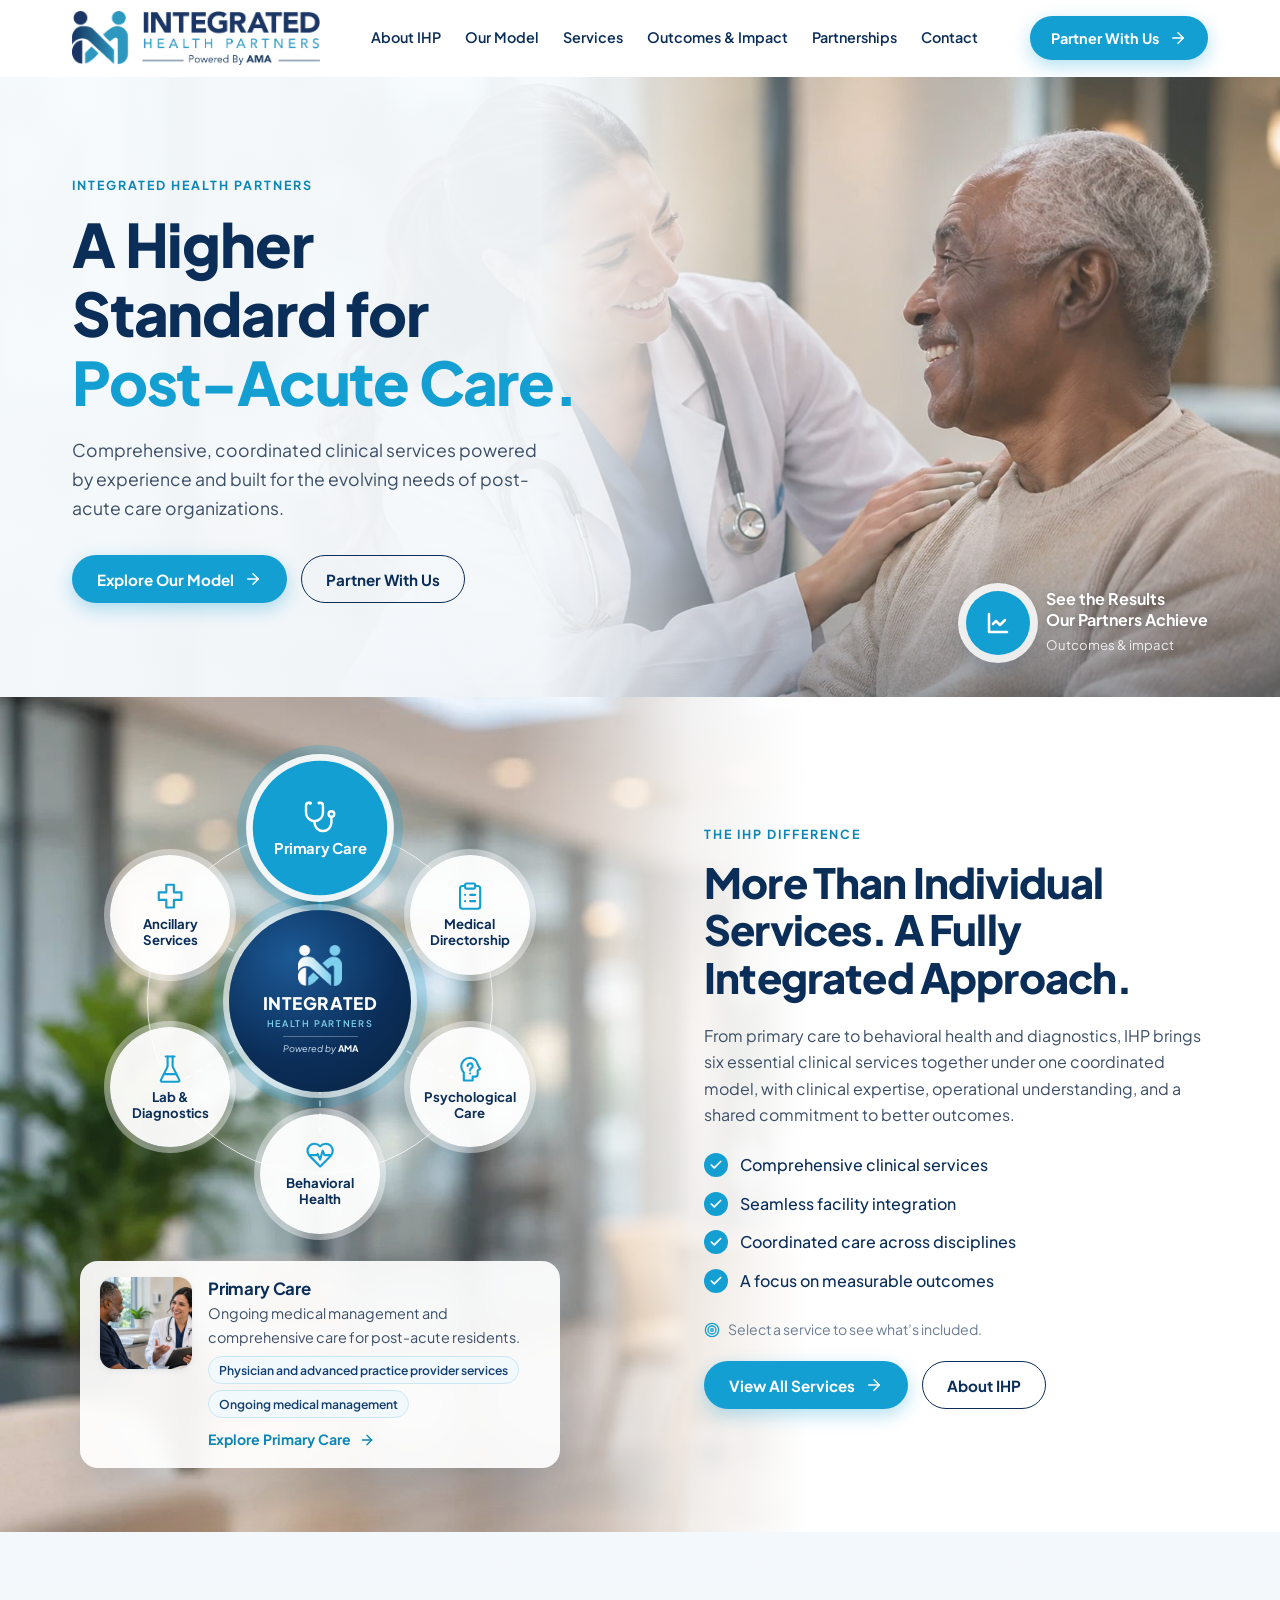
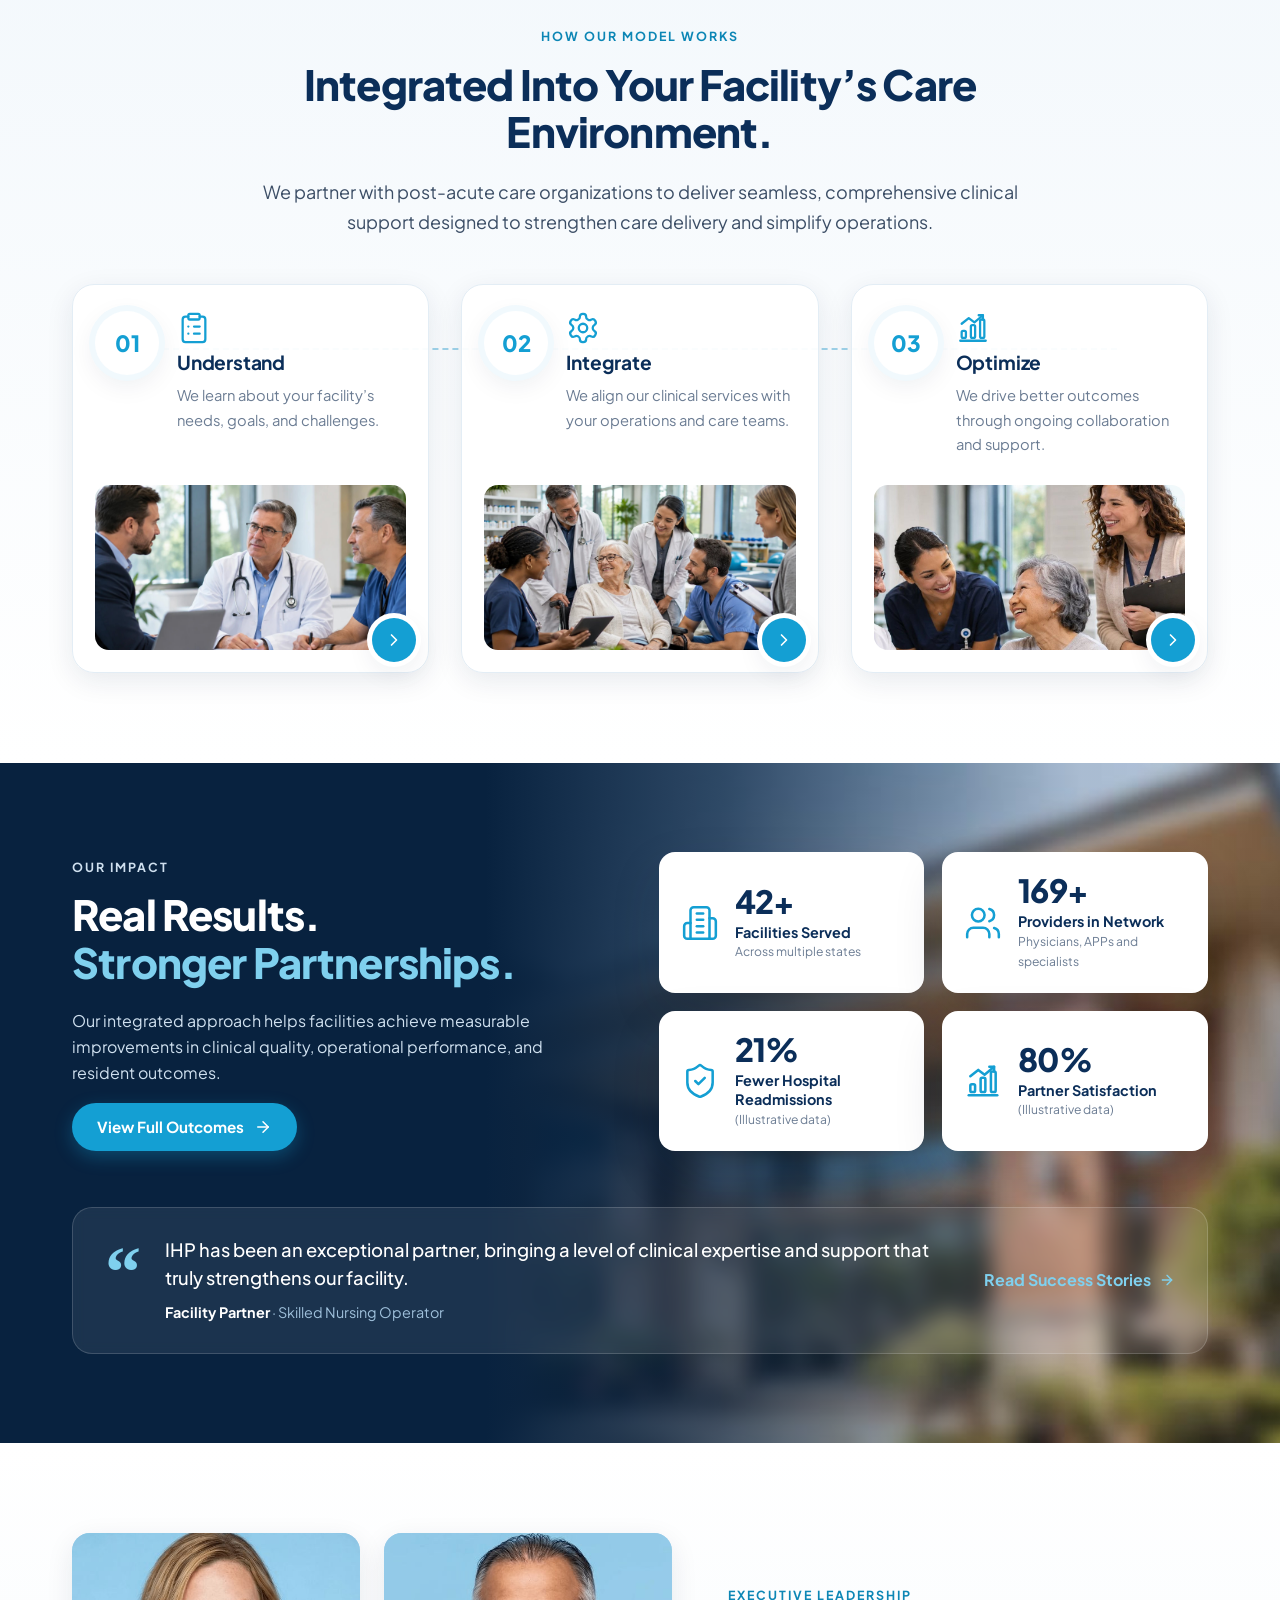
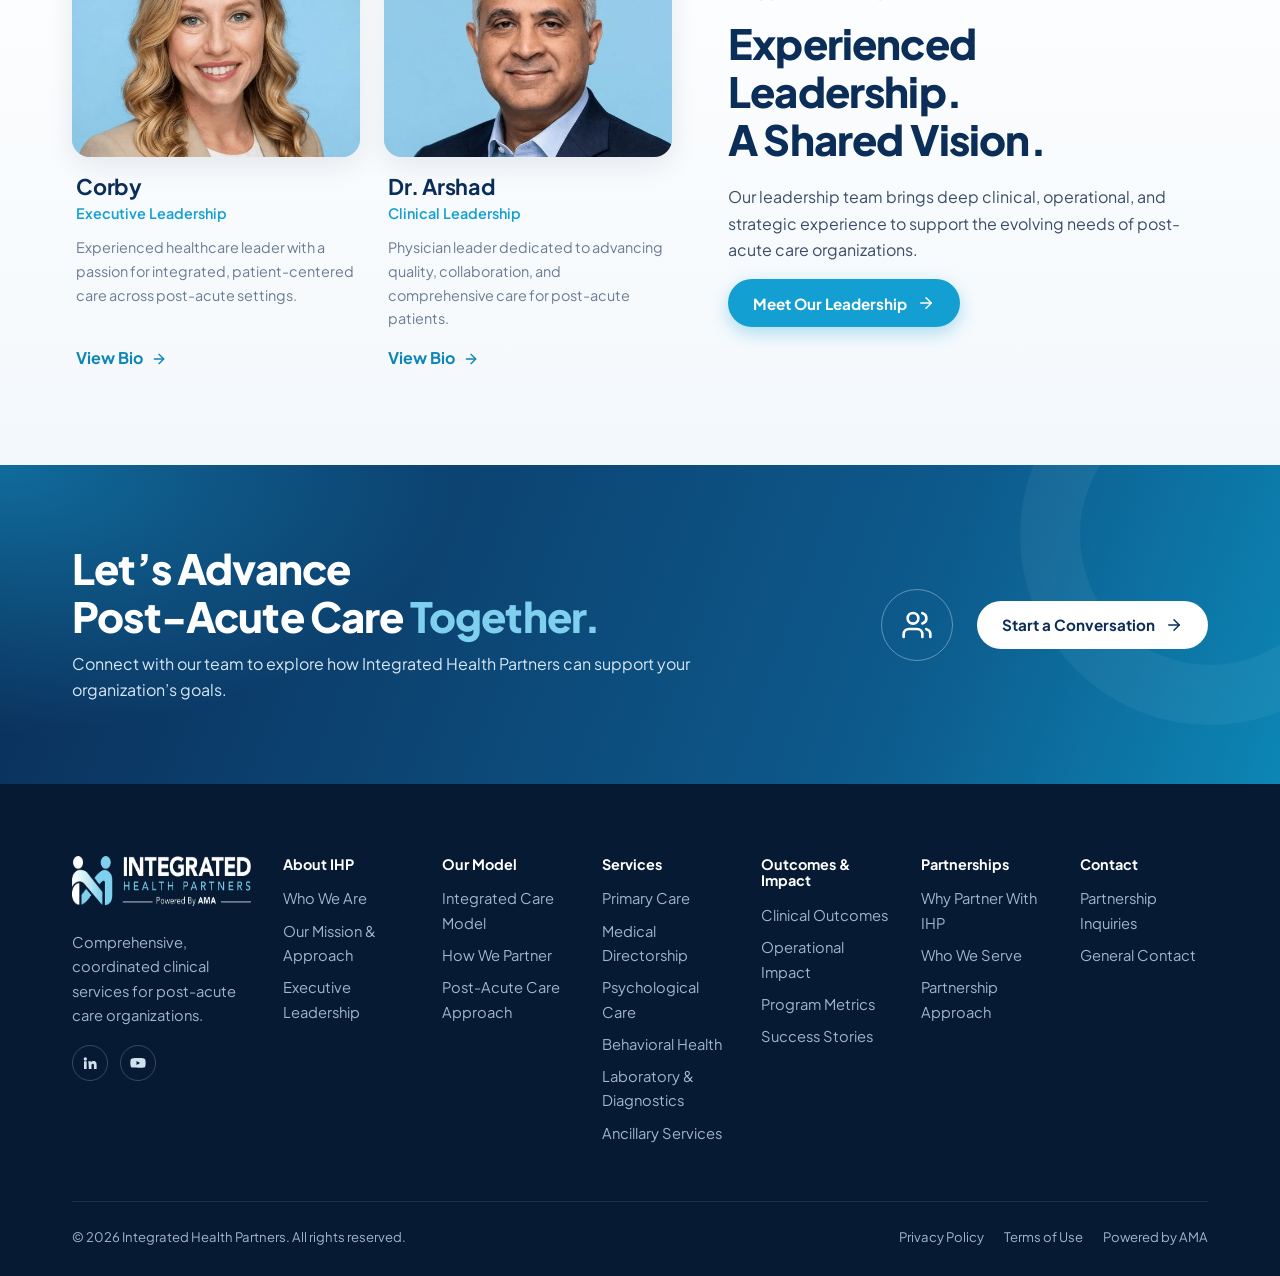
<file: index.html>
<!doctype html>
<html lang="en" class="no-js">
<head>
  <meta charset="utf-8">
  <meta name="viewport" content="width=device-width, initial-scale=1">
  <title>Integrated Health Partners | A Higher Standard for Post-Acute Care</title>
  <meta name="description" content="Integrated Health Partners (IHP), powered by AMA, delivers comprehensive, coordinated clinical services for skilled nursing and post-acute care organizations.">
  <meta name="theme-color" content="#0b2e59">
  <meta property="og:title" content="Integrated Health Partners | A Higher Standard for Post-Acute Care">
  <meta property="og:description" content="Integrated Health Partners (IHP), powered by AMA, delivers comprehensive, coordinated clinical services for skilled nursing and post-acute care organizations.">
  <meta property="og:type" content="website">
  <meta property="og:site_name" content="Integrated Health Partners">
  <meta property="og:url" content="https://snf-provider-site.vercel.app/">
  <meta property="og:image" content="https://snf-provider-site.vercel.app/assets/img/og-image.jpg">
  <meta property="og:image:secure_url" content="https://snf-provider-site.vercel.app/assets/img/og-image.jpg">
  <meta property="og:image:type" content="image/jpeg">
  <meta property="og:image:width" content="1200">
  <meta property="og:image:height" content="630">
  <meta property="og:image:alt" content="Integrated Health Partners: A Higher Standard for Post-Acute Care">
  <meta name="twitter:card" content="summary_large_image">
  <meta name="twitter:title" content="Integrated Health Partners | A Higher Standard for Post-Acute Care">
  <meta name="twitter:description" content="Integrated Health Partners (IHP), powered by AMA, delivers comprehensive, coordinated clinical services for skilled nursing and post-acute care organizations.">
  <meta name="twitter:image" content="https://snf-provider-site.vercel.app/assets/img/og-image.jpg">
  <link rel="canonical" href="https://snf-provider-site.vercel.app/">
  <link rel="icon" href="assets/img/favicon.png" type="image/png">
  <link rel="apple-touch-icon" href="assets/img/apple-touch-icon.png">
  <link rel="preconnect" href="https://fonts.googleapis.com">
  <link rel="preconnect" href="https://fonts.gstatic.com" crossorigin>
  <link href="https://fonts.googleapis.com/css2?family=Plus+Jakarta+Sans:ital,wght@0,400;0,500;0,600;0,700;0,800;1,400&amp;display=swap" rel="stylesheet">
  <link rel="stylesheet" href="assets/css/styles.css">
</head>
<body>
<a class="skip-link" href="#main">Skip to content</a>
<header class="site-header">
  <div class="container header-inner">
    <a class="brand" href="index.html"><img src="assets/img/ihp-logo.png" width="248" height="54" alt="Integrated Health Partners, Powered by AMA"></a>
    <nav class="primary-nav" id="primary-nav" aria-label="Primary">
      <ul>
        <li class="has-dropdown"><a class="nav-link" href="about.html">About IHP</a><ul class="dropdown"><li><a href="about.html#who-we-are">Who We Are</a></li><li><a href="about.html#mission">Our Mission &amp; Approach</a></li><li><a href="about.html#leadership">Executive Leadership</a></li></ul></li><li class="has-dropdown"><a class="nav-link" href="our-model.html">Our Model</a><ul class="dropdown"><li><a href="our-model.html#integrated-care-model">Integrated Care Model</a></li><li><a href="our-model.html#how-we-partner">How We Partner</a></li><li><a href="our-model.html#post-acute-approach">Post-Acute Care Approach</a></li></ul></li><li class="has-dropdown"><a class="nav-link" href="services.html">Services</a><ul class="dropdown"><li><a href="services.html#primary-care">Primary Care</a></li><li><a href="services.html#medical-directorship">Medical Directorship</a></li><li><a href="services.html#psychological-care">Psychological Care</a></li><li><a href="services.html#behavioral-health">Behavioral Health</a></li><li><a href="services.html#lab-diagnostics">Laboratory &amp; Diagnostics</a></li><li><a href="services.html#ancillary-services">Ancillary Services</a></li></ul></li><li class="has-dropdown"><a class="nav-link" href="outcomes.html">Outcomes &amp; Impact</a><ul class="dropdown"><li><a href="outcomes.html#clinical-outcomes">Clinical Outcomes</a></li><li><a href="outcomes.html#operational-impact">Operational Impact</a></li><li><a href="outcomes.html#program-metrics">Program Metrics</a></li><li><a href="outcomes.html#success-stories">Success Stories</a></li></ul></li><li class="has-dropdown"><a class="nav-link" href="partnerships.html">Partnerships</a><ul class="dropdown"><li><a href="partnerships.html#why-partner">Why Partner With IHP</a></li><li><a href="partnerships.html#who-we-serve">Who We Serve</a></li><li><a href="partnerships.html#partnership-approach">Partnership Approach</a></li></ul></li><li class="has-dropdown"><a class="nav-link" href="contact.html">Contact</a><ul class="dropdown"><li><a href="contact.html#partnership-inquiries">Partnership Inquiries</a></li><li><a href="contact.html#general-contact">General Contact</a></li></ul></li>
      </ul>
      <div class="mobile-cta"><a class="btn btn--primary" href="contact.html#partnership-inquiries">Partner With Us <svg viewBox="0 0 24 24" fill="none" stroke="currentColor" stroke-width="2" stroke-linecap="round" stroke-linejoin="round" aria-hidden="true"><path d="M5 12h14"/><path d="m12 5 7 7-7 7"/></svg></a></div>
    </nav>
    <div class="header-cta">
      <a class="btn btn--primary" href="contact.html#partnership-inquiries">Partner With Us <svg viewBox="0 0 24 24" fill="none" stroke="currentColor" stroke-width="2" stroke-linecap="round" stroke-linejoin="round" aria-hidden="true"><path d="M5 12h14"/><path d="m12 5 7 7-7 7"/></svg></a>
      <button class="nav-toggle" type="button" aria-controls="primary-nav" aria-expanded="false" aria-label="Open menu">
        <span class="icon-open"><svg viewBox="0 0 24 24" fill="none" stroke="currentColor" stroke-width="2" stroke-linecap="round" stroke-linejoin="round" aria-hidden="true"><path d="M4 6h16M4 12h16M4 18h16"/></svg></span><span class="icon-close" style="display:none"><svg viewBox="0 0 24 24" fill="none" stroke="currentColor" stroke-width="2" stroke-linecap="round" stroke-linejoin="round" aria-hidden="true"><path d="M18 6 6 18M6 6l12 12"/></svg></span>
      </button>
    </div>
  </div>
</header>
<main id="main">

<section class="hero">
  <div class="hero-photo" aria-hidden="true"><img src="assets/img/photos/hero-clinician-resident.jpg" alt=""></div>
  <div class="container hero-grid">
    <div class="hero-copy reveal">
      <span class="eyebrow">Integrated Health Partners</span>
      <h1>A Higher <br>Standard for <br><span class="accent">Post-Acute Care.</span></h1>
      <p class="lead">Comprehensive, coordinated clinical services powered by experience and built for the evolving needs of post-acute care organizations.</p>
      <div class="btn-row">
        <a class="btn btn--primary" href="our-model.html">Explore Our Model <svg viewBox="0 0 24 24" fill="none" stroke="currentColor" stroke-width="2" stroke-linecap="round" stroke-linejoin="round" aria-hidden="true"><path d="M5 12h14"/><path d="m12 5 7 7-7 7"/></svg></a>
        <a class="btn btn--outline" href="contact.html#partnership-inquiries">Partner With Us</a>
      </div>
    </div>
    <a class="hero-badge reveal reveal-d2" href="outcomes.html">
      <span class="play play--arrow"><svg viewBox="0 0 24 24" fill="none" stroke="currentColor" stroke-width="2" stroke-linecap="round" stroke-linejoin="round" aria-hidden="true"><path d="M3 3v18h18"/><path d="m19 9-5 5-4-4-3 3"/></svg></span>
      <span><strong>See the Results <br>Our Partners Achieve</strong><span>Outcomes &amp; impact</span></span>
    </a>
  </div>
</section>

<section class="difference" id="ihp-difference" aria-labelledby="diff-title">
  <div class="difference-grid">
    <div class="difference-media">
      <div class="orbit-wrap reveal" data-orbit>
        <div class="orbit" role="group" aria-label="IHP integrated service lines. Select a service to learn more.">
          <svg class="orbit-spokes" viewBox="0 0 100 100" aria-hidden="true"><line data-index="0" x1="50" y1="50" x2="50.0" y2="14.0"/><line data-index="1" x1="50" y1="50" x2="81.2" y2="32.0"/><line data-index="2" x1="50" y1="50" x2="81.2" y2="68.0"/><line data-index="3" x1="50" y1="50" x2="50.0" y2="86.0"/><line data-index="4" x1="50" y1="50" x2="18.8" y2="68.0"/><line data-index="5" x1="50" y1="50" x2="18.8" y2="32.0"/></svg>
          <div class="orbit-ring" aria-hidden="true"></div>
          <div class="orbit-core" aria-hidden="true"><img src="assets/img/ihp-mark-white.png" alt=""><strong>INTEGRATED</strong><span>HEALTH PARTNERS</span><em>Powered by <b>AMA</b></em></div>
          <button class="orbit-node" type="button" data-index="0" aria-pressed="false" aria-controls="orbit-detail" style="left:50.0%;top:14.0%"><svg viewBox="0 0 24 24" fill="none" stroke="currentColor" stroke-width="2" stroke-linecap="round" stroke-linejoin="round" aria-hidden="true"><path d="M4.8 2.3A.3.3 0 1 0 5 2H4a2 2 0 0 0-2 2v5a6 6 0 0 0 12 0V4a2 2 0 0 0-2-2h-1a.2.2 0 1 0 .3.3"/><path d="M8 15v1a6 6 0 0 0 12 0v-4"/><circle cx="20" cy="10" r="2"/></svg><span>Primary Care</span></button><button class="orbit-node" type="button" data-index="1" aria-pressed="false" aria-controls="orbit-detail" style="left:81.2%;top:32.0%"><svg viewBox="0 0 24 24" fill="none" stroke="currentColor" stroke-width="2" stroke-linecap="round" stroke-linejoin="round" aria-hidden="true"><rect width="8" height="4" x="8" y="2" rx="1"/><path d="M16 4h2a2 2 0 0 1 2 2v14a2 2 0 0 1-2 2H6a2 2 0 0 1-2-2V6a2 2 0 0 1 2-2h2"/><path d="M12 11h4"/><path d="M12 16h4"/><path d="M8 11h.01"/><path d="M8 16h.01"/></svg><span>Medical Directorship</span></button><button class="orbit-node" type="button" data-index="2" aria-pressed="false" aria-controls="orbit-detail" style="left:81.2%;top:68.0%"><svg viewBox="0 0 24 24" fill="none" stroke="currentColor" stroke-width="2" stroke-linecap="round" stroke-linejoin="round" aria-hidden="true"><path d="M12 3a7 7 0 0 0-7 7c0 2 .8 3.7 2 4.9V21h7v-3h2a2 2 0 0 0 2-2v-3l2-1-2-3.6A7 7 0 0 0 12 3z"/><path d="M10 9.5a2 2 0 1 1 3 1.7c-.6.4-1 .9-1 1.6V13"/><path d="M12 15.5h.01"/></svg><span>Psychological Care</span></button><button class="orbit-node" type="button" data-index="3" aria-pressed="false" aria-controls="orbit-detail" style="left:50.0%;top:86.0%"><svg viewBox="0 0 24 24" fill="none" stroke="currentColor" stroke-width="2" stroke-linecap="round" stroke-linejoin="round" aria-hidden="true"><path d="M19 14c1.49-1.46 3-3.21 3-5.5A5.5 5.5 0 0 0 16.5 3c-1.76 0-3 .5-4.5 2-1.5-1.5-2.74-2-4.5-2A5.5 5.5 0 0 0 2 8.5c0 2.3 1.5 4.05 3 5.5l7 7Z"/><path d="M3.22 12H9.5l.5-1 2 4.5 2-7 1.5 3.5h5.27"/></svg><span>Behavioral Health</span></button><button class="orbit-node" type="button" data-index="4" aria-pressed="false" aria-controls="orbit-detail" style="left:18.8%;top:68.0%"><svg viewBox="0 0 24 24" fill="none" stroke="currentColor" stroke-width="2" stroke-linecap="round" stroke-linejoin="round" aria-hidden="true"><path d="M10 2v7.53a2 2 0 0 1-.21.9L4.72 20.55a1 1 0 0 0 .9 1.45h12.76a1 1 0 0 0 .9-1.45l-5.07-10.13A2 2 0 0 1 14 9.53V2"/><path d="M8.5 2h7"/><path d="M7 16h10"/></svg><span>Lab &amp; Diagnostics</span></button><button class="orbit-node" type="button" data-index="5" aria-pressed="false" aria-controls="orbit-detail" style="left:18.8%;top:32.0%"><svg viewBox="0 0 24 24" fill="none" stroke="currentColor" stroke-width="2" stroke-linecap="round" stroke-linejoin="round" aria-hidden="true"><path d="M9 3h6v6h6v6h-6v6H9v-6H3V9h6z"/></svg><span>Ancillary Services</span></button>
        </div>
        <div class="orbit-detail" id="orbit-detail" aria-live="polite"><div class="orbit-detail__item is-default" data-index="-1"><span class="orbit-detail__icon"><svg viewBox="0 0 24 24" fill="none" stroke="currentColor" stroke-width="2" stroke-linecap="round" stroke-linejoin="round" aria-hidden="true"><path d="m12 2 10 5-10 5L2 7z"/><path d="m2 17 10 5 10-5"/><path d="m2 12 10 5 10-5"/></svg></span><div><h3>Six services. One coordinated team.</h3><p>Select any service in the circle to see how it fits into IHP’s integrated model.</p></div></div><div class="orbit-detail__item" data-index="0" hidden><img class="orbit-detail__photo" src="assets/img/photos/svc-primary-care.jpg" alt="" loading="lazy"><div><h3>Primary Care</h3><p>Ongoing medical management and comprehensive care for post-acute residents.</p><ul><li>Physician and advanced practice provider services</li><li>Ongoing medical management</li></ul><a class="text-link" href="services.html#primary-care">Explore Primary Care <svg viewBox="0 0 24 24" fill="none" stroke="currentColor" stroke-width="2" stroke-linecap="round" stroke-linejoin="round" aria-hidden="true"><path d="M5 12h14"/><path d="m12 5 7 7-7 7"/></svg></a></div></div><div class="orbit-detail__item" data-index="1" hidden><img class="orbit-detail__photo" src="assets/img/photos/svc-medical-directorship.jpg" alt="" loading="lazy"><div><h3>Medical Directorship</h3><p>Physician leadership and clinical oversight for your facility.</p><ul><li>Physician leadership and clinical oversight</li><li>Collaboration with facility administration and care teams</li></ul><a class="text-link" href="services.html#medical-directorship">Explore Medical Directorship <svg viewBox="0 0 24 24" fill="none" stroke="currentColor" stroke-width="2" stroke-linecap="round" stroke-linejoin="round" aria-hidden="true"><path d="M5 12h14"/><path d="m12 5 7 7-7 7"/></svg></a></div></div><div class="orbit-detail__item" data-index="2" hidden><img class="orbit-detail__photo" src="assets/img/photos/svc-psychological-care.jpg" alt="" loading="lazy"><div><h3>Psychological Care</h3><p>Assessment and treatment services to support mental health and well-being.</p><ul><li>Psychological assessment and treatment services</li><li>Mental health support for residents</li></ul><a class="text-link" href="services.html#psychological-care">Explore Psychological Care <svg viewBox="0 0 24 24" fill="none" stroke="currentColor" stroke-width="2" stroke-linecap="round" stroke-linejoin="round" aria-hidden="true"><path d="M5 12h14"/><path d="m12 5 7 7-7 7"/></svg></a></div></div><div class="orbit-detail__item" data-index="3" hidden><img class="orbit-detail__photo" src="assets/img/photos/svc-behavioral-health.jpg" alt="" loading="lazy"><div><h3>Behavioral Health</h3><p>Integrated behavioral health support for improved resident outcomes.</p><ul><li>Behavioral health management and support</li><li>Coordination with facility clinical teams</li></ul><a class="text-link" href="services.html#behavioral-health">Explore Behavioral Health <svg viewBox="0 0 24 24" fill="none" stroke="currentColor" stroke-width="2" stroke-linecap="round" stroke-linejoin="round" aria-hidden="true"><path d="M5 12h14"/><path d="m12 5 7 7-7 7"/></svg></a></div></div><div class="orbit-detail__item" data-index="4" hidden><img class="orbit-detail__photo" src="assets/img/photos/svc-lab-diagnostics.jpg" alt="" loading="lazy"><div><h3>Laboratory &amp; Diagnostics</h3><p>On-site lab testing and diagnostic imaging to speed clinical decisions.</p><ul><li>Laboratory testing and related support</li><li>X-ray and diagnostic imaging services</li></ul><a class="text-link" href="services.html#lab-diagnostics">Explore Laboratory &amp; Diagnostics <svg viewBox="0 0 24 24" fill="none" stroke="currentColor" stroke-width="2" stroke-linecap="round" stroke-linejoin="round" aria-hidden="true"><path d="M5 12h14"/><path d="m12 5 7 7-7 7"/></svg></a></div></div><div class="orbit-detail__item" data-index="5" hidden><img class="orbit-detail__photo" src="assets/img/photos/svc-ancillary-services.jpg" alt="" loading="lazy"><div><h3>Ancillary Services</h3><p>Supporting clinical services and coordinated access to specialty care.</p><ul><li>Additional supporting clinical services</li><li>Coordinated access to specialty and ancillary care</li></ul><a class="text-link" href="services.html#ancillary-services">Explore Ancillary Services <svg viewBox="0 0 24 24" fill="none" stroke="currentColor" stroke-width="2" stroke-linecap="round" stroke-linejoin="round" aria-hidden="true"><path d="M5 12h14"/><path d="m12 5 7 7-7 7"/></svg></a></div></div></div>
      </div>
    </div>
    <div class="difference-copy reveal reveal-d2">
      <span class="eyebrow">The IHP Difference</span>
      <h2 id="diff-title">More Than Individual Services. A Fully Integrated Approach.</h2>
      <p>From primary care to behavioral health and diagnostics, IHP brings six essential clinical services together under one coordinated model, with clinical expertise, operational understanding, and a shared commitment to better outcomes.</p>
      <ul class="checklist">
        <li><span class="tick"><svg viewBox="0 0 24 24" fill="none" stroke="currentColor" stroke-width="2" stroke-linecap="round" stroke-linejoin="round" aria-hidden="true"><path d="M20 6 9 17l-5-5"/></svg></span>Comprehensive clinical services</li>
        <li><span class="tick"><svg viewBox="0 0 24 24" fill="none" stroke="currentColor" stroke-width="2" stroke-linecap="round" stroke-linejoin="round" aria-hidden="true"><path d="M20 6 9 17l-5-5"/></svg></span>Seamless facility integration</li>
        <li><span class="tick"><svg viewBox="0 0 24 24" fill="none" stroke="currentColor" stroke-width="2" stroke-linecap="round" stroke-linejoin="round" aria-hidden="true"><path d="M20 6 9 17l-5-5"/></svg></span>Coordinated care across disciplines</li>
        <li><span class="tick"><svg viewBox="0 0 24 24" fill="none" stroke="currentColor" stroke-width="2" stroke-linecap="round" stroke-linejoin="round" aria-hidden="true"><path d="M20 6 9 17l-5-5"/></svg></span>A focus on measurable outcomes</li>
      </ul>
      <p class="hint"><svg viewBox="0 0 24 24" fill="none" stroke="currentColor" stroke-width="2" stroke-linecap="round" stroke-linejoin="round" aria-hidden="true"><circle cx="12" cy="12" r="10"/><circle cx="12" cy="12" r="6"/><circle cx="12" cy="12" r="2"/></svg>Select a service to see what’s included.</p>
      <div class="btn-row">
        <a class="btn btn--primary" href="services.html">View All Services <svg viewBox="0 0 24 24" fill="none" stroke="currentColor" stroke-width="2" stroke-linecap="round" stroke-linejoin="round" aria-hidden="true"><path d="M5 12h14"/><path d="m12 5 7 7-7 7"/></svg></a>
        <a class="btn btn--outline" href="about.html">About IHP</a>
      </div>
    </div>
  </div>
</section>

<section class="section model-section" aria-labelledby="model-title">
  <div class="container">
    <div class="section-head section-head--center reveal">
      <span class="eyebrow">How Our Model Works</span>
      <h2 id="model-title">Integrated Into Your Facility’s Care Environment.</h2>
      <p class="lead">We partner with post-acute care organizations to deliver seamless, comprehensive clinical support designed to strengthen care delivery and simplify operations.</p>
    </div>
    <div class="steps">
      <article class="step reveal reveal-d1">
        <div class="step-top"><span class="step-num">01</span><div><span class="ic"><svg viewBox="0 0 24 24" fill="none" stroke="currentColor" stroke-width="2" stroke-linecap="round" stroke-linejoin="round" aria-hidden="true"><rect width="8" height="4" x="8" y="2" rx="1"/><path d="M16 4h2a2 2 0 0 1 2 2v14a2 2 0 0 1-2 2H6a2 2 0 0 1-2-2V6a2 2 0 0 1 2-2h2"/><path d="M12 11h4"/><path d="M12 16h4"/><path d="M8 11h.01"/><path d="M8 16h.01"/></svg></span><h3>Understand</h3></div></div>
        <p>We learn about your facility’s needs, goals, and challenges.</p>
        <div class="step-media"><img class="photo" src="assets/img/photos/step-understand.jpg" alt="An IHP physician meeting with facility leaders" loading="lazy"><a class="step-go" href="our-model.html#how-we-partner" aria-label="Learn more: Understand"><svg viewBox="0 0 24 24" fill="none" stroke="currentColor" stroke-width="2" stroke-linecap="round" stroke-linejoin="round" aria-hidden="true"><path d="m9 18 6-6-6-6"/></svg></a></div>
      </article>
      <article class="step reveal reveal-d2">
        <div class="step-top"><span class="step-num">02</span><div><span class="ic"><svg viewBox="0 0 24 24" fill="none" stroke="currentColor" stroke-width="2" stroke-linecap="round" stroke-linejoin="round" aria-hidden="true"><path d="M12.22 2h-.44a2 2 0 0 0-2 2v.18a2 2 0 0 1-1 1.73l-.43.25a2 2 0 0 1-2 0l-.15-.08a2 2 0 0 0-2.73.73l-.22.38a2 2 0 0 0 .73 2.73l.15.1a2 2 0 0 1 1 1.72v.51a2 2 0 0 1-1 1.74l-.15.09a2 2 0 0 0-.73 2.73l.22.38a2 2 0 0 0 2.73.73l.15-.08a2 2 0 0 1 2 0l.43.25a2 2 0 0 1 1 1.73V20a2 2 0 0 0 2 2h.44a2 2 0 0 0 2-2v-.18a2 2 0 0 1 1-1.73l.43-.25a2 2 0 0 1 2 0l.15.08a2 2 0 0 0 2.73-.73l.22-.39a2 2 0 0 0-.73-2.73l-.15-.08a2 2 0 0 1-1-1.74v-.5a2 2 0 0 1 1-1.74l.15-.09a2 2 0 0 0 .73-2.73l-.22-.38a2 2 0 0 0-2.73-.73l-.15.08a2 2 0 0 1-2 0l-.43-.25a2 2 0 0 1-1-1.73V4a2 2 0 0 0-2-2z"/><circle cx="12" cy="12" r="3"/></svg></span><h3>Integrate</h3></div></div>
        <p>We align our clinical services with your operations and care teams.</p>
        <div class="step-media"><img class="photo" src="assets/img/photos/step-integrate.jpg" alt="An interdisciplinary care team with a resident" loading="lazy"><a class="step-go" href="our-model.html#how-we-partner" aria-label="Learn more: Integrate"><svg viewBox="0 0 24 24" fill="none" stroke="currentColor" stroke-width="2" stroke-linecap="round" stroke-linejoin="round" aria-hidden="true"><path d="m9 18 6-6-6-6"/></svg></a></div>
      </article>
      <article class="step reveal reveal-d3">
        <div class="step-top"><span class="step-num">03</span><div><span class="ic"><svg viewBox="0 0 24 24" fill="none" stroke="currentColor" stroke-width="2" stroke-linecap="round" stroke-linejoin="round" aria-hidden="true"><path d="M3 21h18"/><rect x="4" y="14" width="3" height="5" rx="1"/><rect x="10.5" y="10" width="3" height="9" rx="1"/><rect x="17" y="6" width="3" height="13" rx="1"/><path d="m4 9 5-4 4 3 6-5"/><path d="M16 3h3v3"/></svg></span><h3>Optimize</h3></div></div>
        <p>We drive better outcomes through ongoing collaboration and support.</p>
        <div class="step-media"><img class="photo" src="assets/img/photos/step-optimize.jpg" alt="Care team members smiling with a resident" loading="lazy"><a class="step-go" href="our-model.html#how-we-partner" aria-label="Learn more: Optimize"><svg viewBox="0 0 24 24" fill="none" stroke="currentColor" stroke-width="2" stroke-linecap="round" stroke-linejoin="round" aria-hidden="true"><path d="m9 18 6-6-6-6"/></svg></a></div>
      </article>
    </div>
  </div>
</section>

<section class="section impact" aria-labelledby="impact-title">
  <div class="impact-photo" aria-hidden="true"></div>
  <div class="container">
    <div class="impact-grid">
      <div class="reveal">
        <span class="eyebrow">Our Impact</span>
        <h2 id="impact-title">Real Results. <br><span class="accent">Stronger Partnerships.</span></h2>
        <p>Our integrated approach helps facilities achieve measurable improvements in clinical quality, operational performance, and resident outcomes.</p>
        <a class="btn btn--primary" href="outcomes.html">View Full Outcomes <svg viewBox="0 0 24 24" fill="none" stroke="currentColor" stroke-width="2" stroke-linecap="round" stroke-linejoin="round" aria-hidden="true"><path d="M5 12h14"/><path d="m12 5 7 7-7 7"/></svg></a>
      </div>
      <div class="stats">
        <div class="stat reveal reveal-d1" data-animate><span class="ic"><svg viewBox="0 0 24 24" fill="none" stroke="currentColor" stroke-width="2" stroke-linecap="round" stroke-linejoin="round" aria-hidden="true"><path d="M6 22V4a2 2 0 0 1 2-2h8a2 2 0 0 1 2 2v18Z"/><path d="M6 12H4a2 2 0 0 0-2 2v6a2 2 0 0 0 2 2h2"/><path d="M18 9h2a2 2 0 0 1 2 2v9a2 2 0 0 1-2 2h-2"/><path d="M10 6h4"/><path d="M10 10h4"/><path d="M10 14h4"/><path d="M10 18h4"/></svg></span><div><div class="stat-num" data-count="50" data-suffix="+">50+</div><div class="stat-label">Facilities Served</div><div class="stat-note">Across multiple states</div></div></div>
        <div class="stat reveal reveal-d2" data-animate><span class="ic"><svg viewBox="0 0 24 24" fill="none" stroke="currentColor" stroke-width="2" stroke-linecap="round" stroke-linejoin="round" aria-hidden="true"><path d="M16 21v-2a4 4 0 0 0-4-4H6a4 4 0 0 0-4 4v2"/><circle cx="9" cy="7" r="4"/><path d="M22 21v-2a4 4 0 0 0-3-3.87"/><path d="M16 3.13a4 4 0 0 1 0 7.75"/></svg></span><div><div class="stat-num" data-count="200" data-suffix="+">200+</div><div class="stat-label">Providers in Network</div><div class="stat-note">Physicians, APPs and specialists</div></div></div>
        <div class="stat reveal reveal-d3" data-animate><span class="ic"><svg viewBox="0 0 24 24" fill="none" stroke="currentColor" stroke-width="2" stroke-linecap="round" stroke-linejoin="round" aria-hidden="true"><path d="M20 13c0 5-3.5 7.5-7.66 8.95a1 1 0 0 1-.67-.01C7.5 20.5 4 18 4 13V6a1 1 0 0 1 1-1c2 0 4.5-1.2 6.24-2.72a1.17 1.17 0 0 1 1.52 0C14.51 3.81 17 5 19 5a1 1 0 0 1 1 1z"/><path d="m9 12 2 2 4-4"/></svg></span><div><div class="stat-num" data-count="25" data-suffix="%">25%</div><div class="stat-label">Fewer Hospital Readmissions</div><div class="stat-note">(Illustrative data)</div></div></div>
        <div class="stat reveal reveal-d4" data-animate><span class="ic"><svg viewBox="0 0 24 24" fill="none" stroke="currentColor" stroke-width="2" stroke-linecap="round" stroke-linejoin="round" aria-hidden="true"><path d="M3 21h18"/><rect x="4" y="14" width="3" height="5" rx="1"/><rect x="10.5" y="10" width="3" height="9" rx="1"/><rect x="17" y="6" width="3" height="13" rx="1"/><path d="m4 9 5-4 4 3 6-5"/><path d="M16 3h3v3"/></svg></span><div><div class="stat-num" data-count="95" data-suffix="%">95%</div><div class="stat-label">Partner Satisfaction</div><div class="stat-note">(Illustrative data)</div></div></div>
      </div>
    </div>
    <figure class="impact-quote reveal">
      <span class="quote-mark" aria-hidden="true">&ldquo;</span>
      <div>
        <blockquote>IHP has been an exceptional partner, bringing a level of clinical expertise and support that truly strengthens our facility.</blockquote>
        <figcaption><strong>Facility Partner</strong> · Skilled Nursing Operator</figcaption>
      </div>
      <a class="text-link" href="outcomes.html#success-stories">Read Success Stories <svg viewBox="0 0 24 24" fill="none" stroke="currentColor" stroke-width="2" stroke-linecap="round" stroke-linejoin="round" aria-hidden="true"><path d="M5 12h14"/><path d="m12 5 7 7-7 7"/></svg></a>
    </figure>
  </div>
</section>

<section class="section leaders-section" aria-labelledby="leaders-title">
  <div class="container leaders-grid leaders-grid--flip">
    <div class="leader-cards">
      <article class="leader reveal reveal-d1">
        <div class="leader-photo"><img src="assets/img/photos/leader-corby.jpg" alt="Headshot of Corby" loading="lazy"></div>
        <div class="leader-body">
          <h3>Corby</h3>
          <span class="leader-role">Executive Leadership</span>
          <p>Experienced healthcare leader with a passion for integrated, patient-centered care across post-acute settings.</p>
          <a class="text-link" href="about.html#leadership">View Bio <svg viewBox="0 0 24 24" fill="none" stroke="currentColor" stroke-width="2" stroke-linecap="round" stroke-linejoin="round" aria-hidden="true"><path d="M5 12h14"/><path d="m12 5 7 7-7 7"/></svg></a>
        </div>
      </article>
      <article class="leader reveal reveal-d2">
        <div class="leader-photo"><img src="assets/img/photos/leader-arshad.jpg" alt="Headshot of Dr. Arshad" loading="lazy"></div>
        <div class="leader-body">
          <h3>Dr. Arshad</h3>
          <span class="leader-role">Clinical Leadership</span>
          <p>Physician leader dedicated to advancing quality, collaboration, and comprehensive care for post-acute patients.</p>
          <a class="text-link" href="about.html#leadership">View Bio <svg viewBox="0 0 24 24" fill="none" stroke="currentColor" stroke-width="2" stroke-linecap="round" stroke-linejoin="round" aria-hidden="true"><path d="M5 12h14"/><path d="m12 5 7 7-7 7"/></svg></a>
        </div>
      </article>
    </div>
    <div class="reveal reveal-d2">
      <span class="eyebrow">Executive Leadership</span>
      <h2 id="leaders-title">Experienced Leadership. <br>A Shared Vision.</h2>
      <p>Our leadership team brings deep clinical, operational, and strategic experience to support the evolving needs of post-acute care organizations.</p>
      <a class="btn btn--primary" href="about.html#leadership">Meet Our Leadership <svg viewBox="0 0 24 24" fill="none" stroke="currentColor" stroke-width="2" stroke-linecap="round" stroke-linejoin="round" aria-hidden="true"><path d="M5 12h14"/><path d="m12 5 7 7-7 7"/></svg></a>
    </div>
  </div>
</section>

<section class="cta-band" aria-labelledby="cta-title">
  <div class="container cta-inner">
    <div class="reveal">
      <h2 id="cta-title">Let’s Advance <br>Post-Acute Care <span class="accent" style="color:var(--teal-300)">Together.</span></h2>
      <p>Connect with our team to explore how Integrated Health Partners can support your organization’s goals.</p>
    </div>
    <div class="cta-actions reveal reveal-d2">
      <span class="cta-icon"><svg viewBox="0 0 24 24" fill="none" stroke="currentColor" stroke-width="2" stroke-linecap="round" stroke-linejoin="round" aria-hidden="true"><path d="M16 21v-2a4 4 0 0 0-4-4H6a4 4 0 0 0-4 4v2"/><circle cx="9" cy="7" r="4"/><path d="M22 21v-2a4 4 0 0 0-3-3.87"/><path d="M16 3.13a4 4 0 0 1 0 7.75"/></svg></span>
      <a class="btn btn--white" href="contact.html#partnership-inquiries">Start a Conversation <svg viewBox="0 0 24 24" fill="none" stroke="currentColor" stroke-width="2" stroke-linecap="round" stroke-linejoin="round" aria-hidden="true"><path d="M5 12h14"/><path d="m12 5 7 7-7 7"/></svg></a>
    </div>
  </div>
</section>

</main>
<footer class="site-footer">
  <div class="container">
    <div class="footer-grid">
      <div class="footer-about">
        <a class="brand" href="index.html"><img src="assets/img/ihp-logo-white.png" width="248" height="54" alt="Integrated Health Partners, Powered by AMA"></a>
        <p>Comprehensive, coordinated clinical services for post-acute care organizations.</p>
        <div class="socials">
          <a href="#" aria-label="LinkedIn"><svg viewBox="0 0 24 24" aria-hidden="true"><path fill="currentColor" d="M4.98 3.5a2.5 2.5 0 1 1 0 5 2.5 2.5 0 0 1 0-5zM3 9.5h4V21H3zM9.5 9.5h3.8v1.6h.05c.53-1 1.84-2.05 3.78-2.05 4.04 0 4.79 2.66 4.79 6.12V21h-4v-5.1c0-1.22-.02-2.78-1.7-2.78-1.7 0-1.96 1.33-1.96 2.7V21h-4z"/></svg></a>
          <a href="#" aria-label="YouTube"><svg viewBox="0 0 24 24" aria-hidden="true"><path fill="currentColor" d="M23 7.2a3 3 0 0 0-2.1-2.1C19 4.6 12 4.6 12 4.6s-7 0-8.9.5A3 3 0 0 0 1 7.2 31 31 0 0 0 .5 12a31 31 0 0 0 .5 4.8 3 3 0 0 0 2.1 2.1c1.9.5 8.9.5 8.9.5s7 0 8.9-.5a3 3 0 0 0 2.1-2.1 31 31 0 0 0 .5-4.8 31 31 0 0 0-.5-4.8zM9.8 15.1V8.9l5.4 3.1z"/></svg></a>
        </div>
      </div>
      <div class="footer-col"><h4>About IHP</h4><ul><li><a href="about.html#who-we-are">Who We Are</a></li><li><a href="about.html#mission">Our Mission &amp; Approach</a></li><li><a href="about.html#leadership">Executive Leadership</a></li></ul></div><div class="footer-col"><h4>Our Model</h4><ul><li><a href="our-model.html#integrated-care-model">Integrated Care Model</a></li><li><a href="our-model.html#how-we-partner">How We Partner</a></li><li><a href="our-model.html#post-acute-approach">Post-Acute Care Approach</a></li></ul></div><div class="footer-col"><h4>Services</h4><ul><li><a href="services.html#primary-care">Primary Care</a></li><li><a href="services.html#medical-directorship">Medical Directorship</a></li><li><a href="services.html#psychological-care">Psychological Care</a></li><li><a href="services.html#behavioral-health">Behavioral Health</a></li><li><a href="services.html#lab-diagnostics">Laboratory &amp; Diagnostics</a></li><li><a href="services.html#ancillary-services">Ancillary Services</a></li></ul></div><div class="footer-col"><h4>Outcomes &amp; Impact</h4><ul><li><a href="outcomes.html#clinical-outcomes">Clinical Outcomes</a></li><li><a href="outcomes.html#operational-impact">Operational Impact</a></li><li><a href="outcomes.html#program-metrics">Program Metrics</a></li><li><a href="outcomes.html#success-stories">Success Stories</a></li></ul></div><div class="footer-col"><h4>Partnerships</h4><ul><li><a href="partnerships.html#why-partner">Why Partner With IHP</a></li><li><a href="partnerships.html#who-we-serve">Who We Serve</a></li><li><a href="partnerships.html#partnership-approach">Partnership Approach</a></li></ul></div><div class="footer-col"><h4>Contact</h4><ul><li><a href="contact.html#partnership-inquiries">Partnership Inquiries</a></li><li><a href="contact.html#general-contact">General Contact</a></li></ul></div>
    </div>
    <div class="footer-bottom">
      <span>&copy; <span data-year>2026</span> Integrated Health Partners. All rights reserved.</span>
      <ul>
        <li><a href="#" aria-disabled="true">Privacy Policy</a></li>
        <li><a href="#" aria-disabled="true">Terms of Use</a></li>
        <li><span>Powered by AMA</span></li>
      </ul>
    </div>
  </div>
</footer>
<script src="assets/js/main.js"></script>
</body>
</html>
</file>
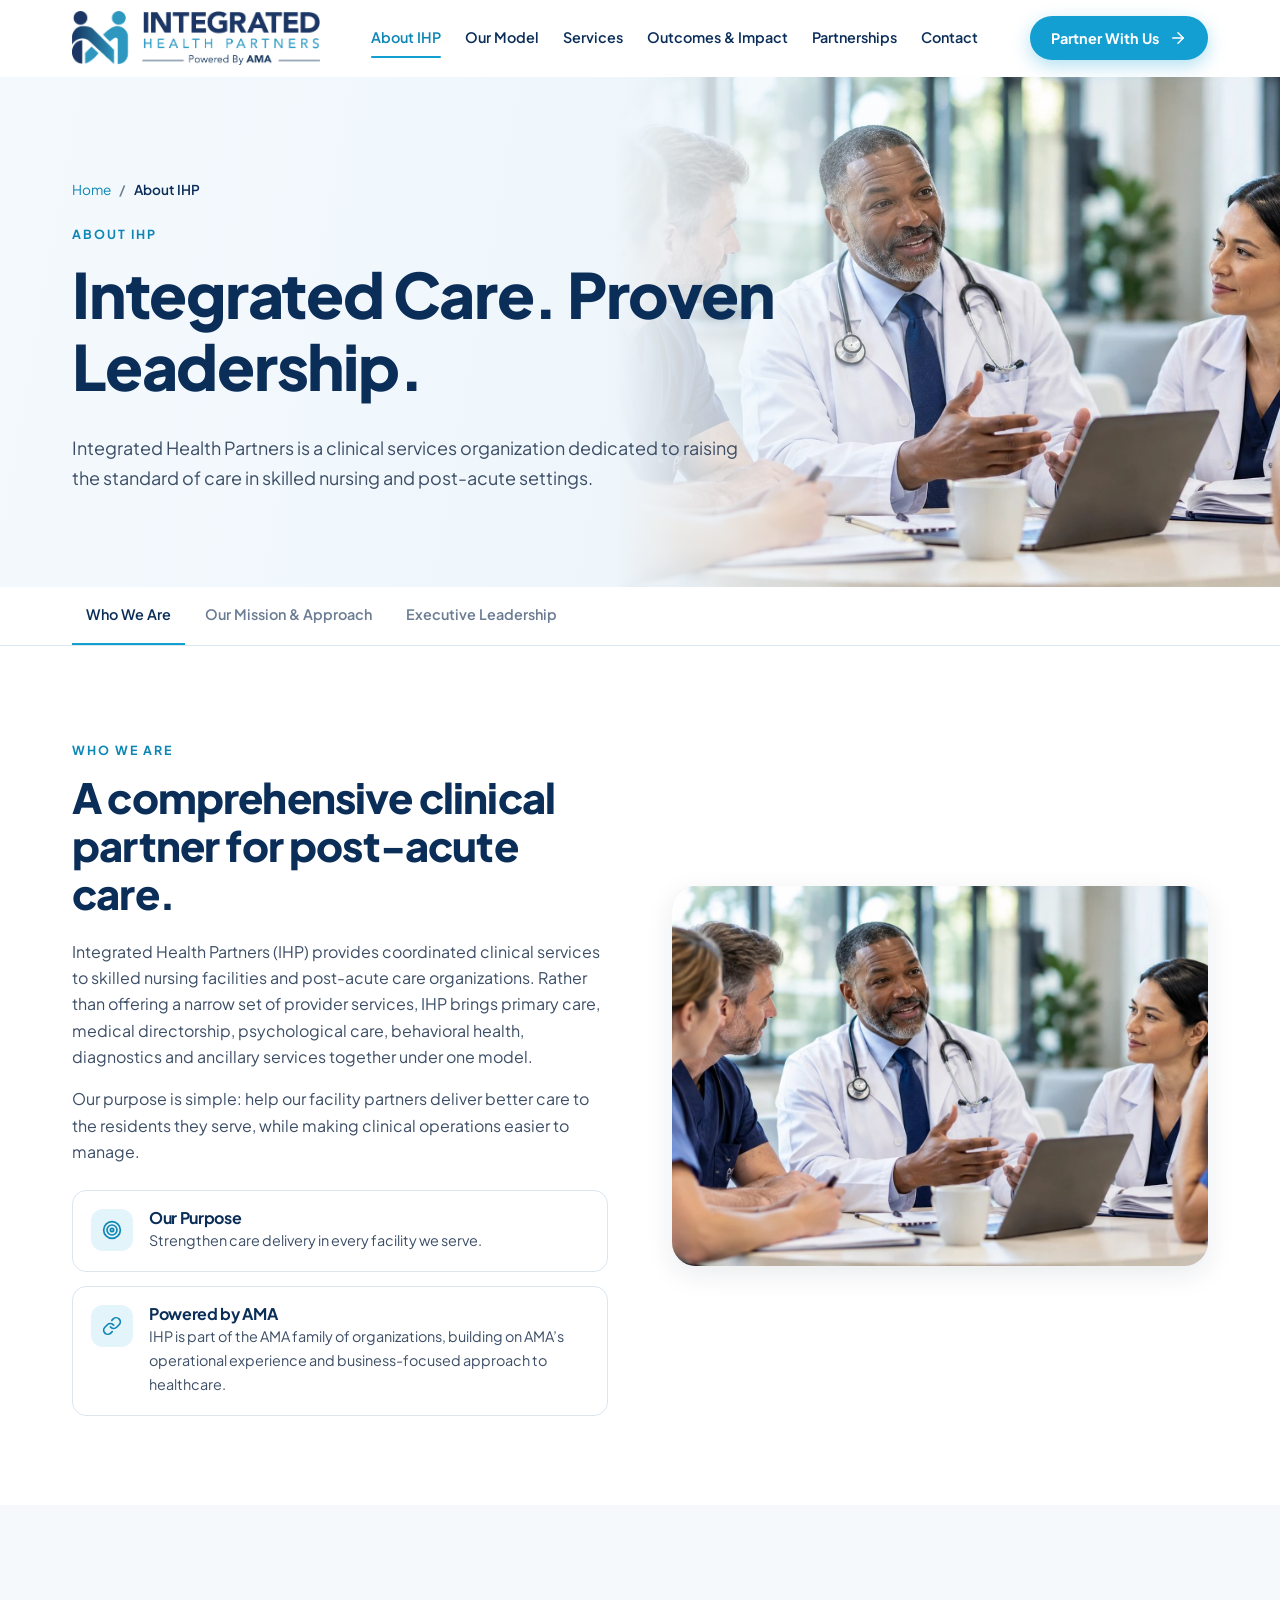
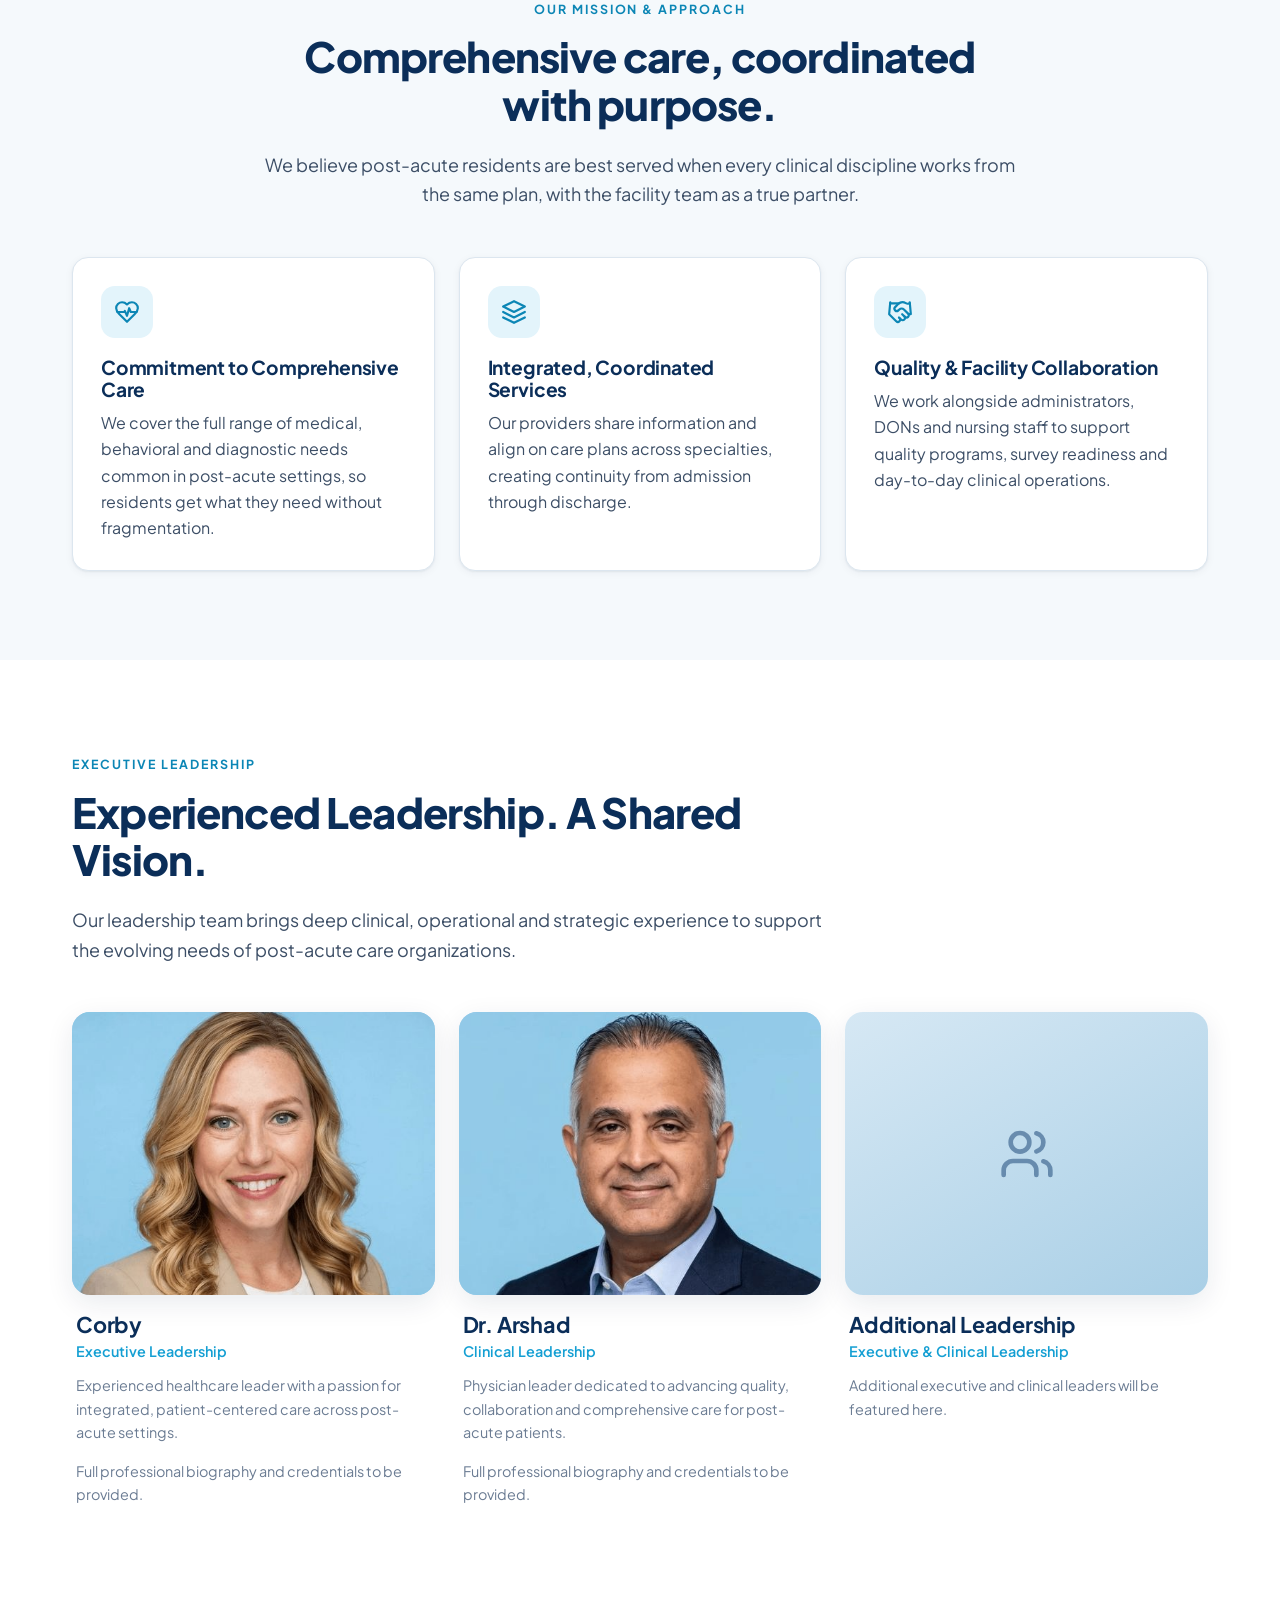
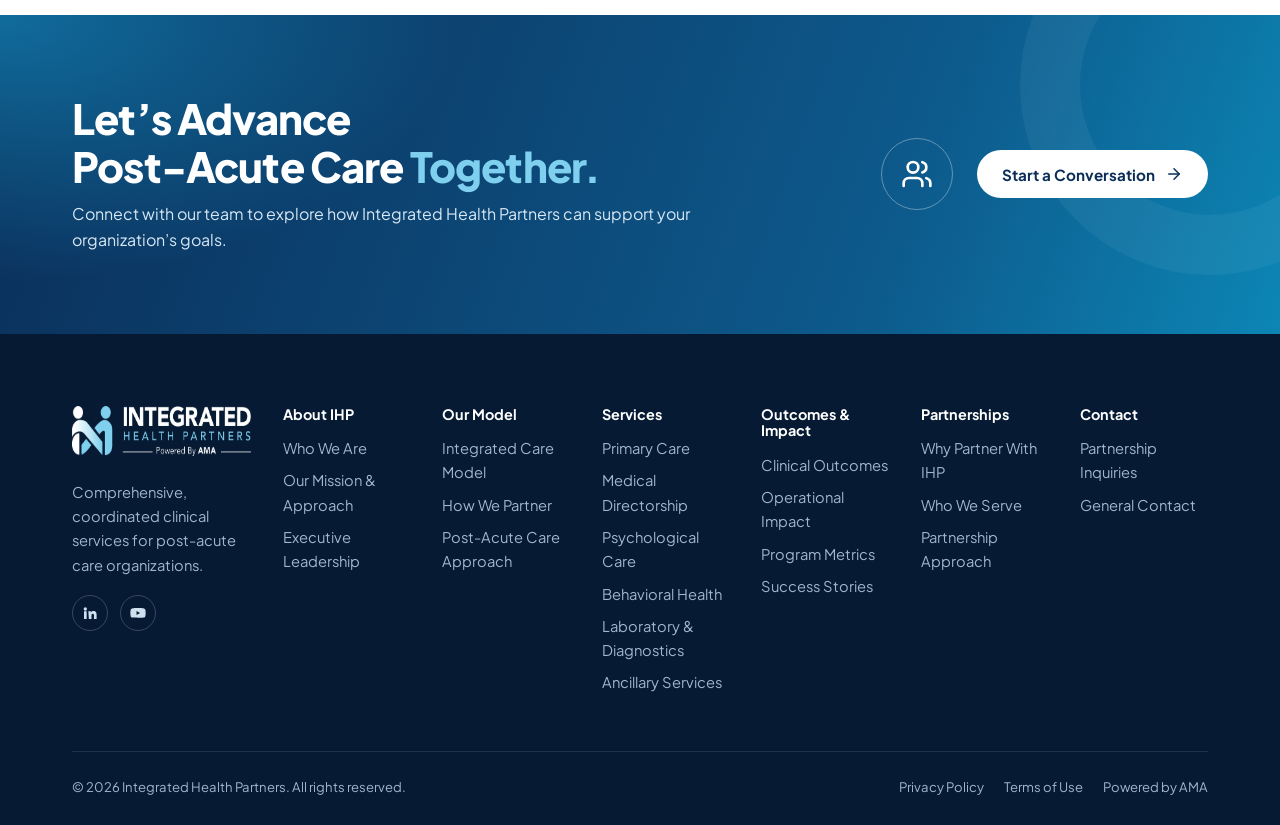
<file: about.html>
<!doctype html>
<html lang="en" class="no-js">
<head>
  <meta charset="utf-8">
  <meta name="viewport" content="width=device-width, initial-scale=1">
  <title>About IHP | Integrated Health Partners</title>
  <meta name="description" content="Learn about Integrated Health Partners, our mission and approach, our relationship with AMA, and our executive leadership.">
  <meta name="theme-color" content="#0b2e59">
  <meta property="og:title" content="About IHP | Integrated Health Partners">
  <meta property="og:description" content="Learn about Integrated Health Partners, our mission and approach, our relationship with AMA, and our executive leadership.">
  <meta property="og:type" content="website">
  <meta property="og:site_name" content="Integrated Health Partners">
  <meta property="og:url" content="https://snf-provider-site.vercel.app/about.html">
  <meta property="og:image" content="https://snf-provider-site.vercel.app/assets/img/og-image.jpg">
  <meta property="og:image:secure_url" content="https://snf-provider-site.vercel.app/assets/img/og-image.jpg">
  <meta property="og:image:type" content="image/jpeg">
  <meta property="og:image:width" content="1200">
  <meta property="og:image:height" content="630">
  <meta property="og:image:alt" content="Integrated Health Partners: A Higher Standard for Post-Acute Care">
  <meta name="twitter:card" content="summary_large_image">
  <meta name="twitter:title" content="About IHP | Integrated Health Partners">
  <meta name="twitter:description" content="Learn about Integrated Health Partners, our mission and approach, our relationship with AMA, and our executive leadership.">
  <meta name="twitter:image" content="https://snf-provider-site.vercel.app/assets/img/og-image.jpg">
  <link rel="canonical" href="https://snf-provider-site.vercel.app/about.html">
  <link rel="icon" href="assets/img/favicon.png" type="image/png">
  <link rel="apple-touch-icon" href="assets/img/apple-touch-icon.png">
  <link rel="preconnect" href="https://fonts.googleapis.com">
  <link rel="preconnect" href="https://fonts.gstatic.com" crossorigin>
  <link href="https://fonts.googleapis.com/css2?family=Plus+Jakarta+Sans:ital,wght@0,400;0,500;0,600;0,700;0,800;1,400&amp;display=swap" rel="stylesheet">
  <link rel="stylesheet" href="assets/css/styles.css">
</head>
<body>
<a class="skip-link" href="#main">Skip to content</a>
<header class="site-header">
  <div class="container header-inner">
    <a class="brand" href="index.html"><img src="assets/img/ihp-logo.png" width="248" height="54" alt="Integrated Health Partners, Powered by AMA"></a>
    <nav class="primary-nav" id="primary-nav" aria-label="Primary">
      <ul>
        <li class="has-dropdown"><a class="nav-link" href="about.html" aria-current="page">About IHP</a><ul class="dropdown"><li><a href="about.html#who-we-are">Who We Are</a></li><li><a href="about.html#mission">Our Mission &amp; Approach</a></li><li><a href="about.html#leadership">Executive Leadership</a></li></ul></li><li class="has-dropdown"><a class="nav-link" href="our-model.html">Our Model</a><ul class="dropdown"><li><a href="our-model.html#integrated-care-model">Integrated Care Model</a></li><li><a href="our-model.html#how-we-partner">How We Partner</a></li><li><a href="our-model.html#post-acute-approach">Post-Acute Care Approach</a></li></ul></li><li class="has-dropdown"><a class="nav-link" href="services.html">Services</a><ul class="dropdown"><li><a href="services.html#primary-care">Primary Care</a></li><li><a href="services.html#medical-directorship">Medical Directorship</a></li><li><a href="services.html#psychological-care">Psychological Care</a></li><li><a href="services.html#behavioral-health">Behavioral Health</a></li><li><a href="services.html#lab-diagnostics">Laboratory &amp; Diagnostics</a></li><li><a href="services.html#ancillary-services">Ancillary Services</a></li></ul></li><li class="has-dropdown"><a class="nav-link" href="outcomes.html">Outcomes &amp; Impact</a><ul class="dropdown"><li><a href="outcomes.html#clinical-outcomes">Clinical Outcomes</a></li><li><a href="outcomes.html#operational-impact">Operational Impact</a></li><li><a href="outcomes.html#program-metrics">Program Metrics</a></li><li><a href="outcomes.html#success-stories">Success Stories</a></li></ul></li><li class="has-dropdown"><a class="nav-link" href="partnerships.html">Partnerships</a><ul class="dropdown"><li><a href="partnerships.html#why-partner">Why Partner With IHP</a></li><li><a href="partnerships.html#who-we-serve">Who We Serve</a></li><li><a href="partnerships.html#partnership-approach">Partnership Approach</a></li></ul></li><li class="has-dropdown"><a class="nav-link" href="contact.html">Contact</a><ul class="dropdown"><li><a href="contact.html#partnership-inquiries">Partnership Inquiries</a></li><li><a href="contact.html#general-contact">General Contact</a></li></ul></li>
      </ul>
      <div class="mobile-cta"><a class="btn btn--primary" href="contact.html#partnership-inquiries">Partner With Us <svg viewBox="0 0 24 24" fill="none" stroke="currentColor" stroke-width="2" stroke-linecap="round" stroke-linejoin="round" aria-hidden="true"><path d="M5 12h14"/><path d="m12 5 7 7-7 7"/></svg></a></div>
    </nav>
    <div class="header-cta">
      <a class="btn btn--primary" href="contact.html#partnership-inquiries">Partner With Us <svg viewBox="0 0 24 24" fill="none" stroke="currentColor" stroke-width="2" stroke-linecap="round" stroke-linejoin="round" aria-hidden="true"><path d="M5 12h14"/><path d="m12 5 7 7-7 7"/></svg></a>
      <button class="nav-toggle" type="button" aria-controls="primary-nav" aria-expanded="false" aria-label="Open menu">
        <span class="icon-open"><svg viewBox="0 0 24 24" fill="none" stroke="currentColor" stroke-width="2" stroke-linecap="round" stroke-linejoin="round" aria-hidden="true"><path d="M4 6h16M4 12h16M4 18h16"/></svg></span><span class="icon-close" style="display:none"><svg viewBox="0 0 24 24" fill="none" stroke="currentColor" stroke-width="2" stroke-linecap="round" stroke-linejoin="round" aria-hidden="true"><path d="M18 6 6 18M6 6l12 12"/></svg></span>
      </button>
    </div>
  </div>
</header>
<main id="main">
<section class="page-hero page-hero--photo">
  <div class="page-hero__photo" aria-hidden="true"><img src="assets/img/photos/svc-medical-directorship.jpg" alt="" style="object-position:45% 30%"></div>
  <div class="container">
    <ol class="breadcrumbs" aria-label="Breadcrumb"><li><a href="index.html">Home</a></li><li aria-current="page">About IHP</li></ol>
    <span class="eyebrow">About IHP</span>
    <h1>Integrated Care. Proven Leadership.</h1>
    <p class="lead">Integrated Health Partners is a clinical services organization dedicated to raising the standard of care in skilled nursing and post-acute settings.</p>
  </div>
</section>
<nav class="subnav" aria-label="On this page"><div class="container"><ul><li><a href="#who-we-are">Who We Are</a></li><li><a href="#mission">Our Mission &amp; Approach</a></li><li><a href="#leadership">Executive Leadership</a></li></ul></div></nav>
<section class="section" id="who-we-are" aria-labelledby="wwa">
  <div class="container feature-row">
    <div class="reveal">
      <span class="eyebrow">Who We Are</span>
      <h2 id="wwa">A comprehensive clinical partner for post-acute care.</h2>
      <p>Integrated Health Partners (IHP) provides coordinated clinical services to skilled nursing facilities and post-acute care organizations. Rather than offering a narrow set of provider services, IHP brings primary care, medical directorship, psychological care, behavioral health, diagnostics and ancillary services together under one model.</p>
      <p>Our purpose is simple: help our facility partners deliver better care to the residents they serve, while making clinical operations easier to manage.</p>
      <div class="mini-cards">
        <div class="mini-card"><span class="ic"><svg viewBox="0 0 24 24" fill="none" stroke="currentColor" stroke-width="2" stroke-linecap="round" stroke-linejoin="round" aria-hidden="true"><circle cx="12" cy="12" r="10"/><circle cx="12" cy="12" r="6"/><circle cx="12" cy="12" r="2"/></svg></span><div><h4>Our Purpose</h4><p>Strengthen care delivery in every facility we serve.</p></div></div>
        <div class="mini-card"><span class="ic"><svg viewBox="0 0 24 24" fill="none" stroke="currentColor" stroke-width="2" stroke-linecap="round" stroke-linejoin="round" aria-hidden="true"><path d="M10 13a5 5 0 0 0 7.54.54l3-3a5 5 0 0 0-7.07-7.07l-1.72 1.71"/><path d="M14 11a5 5 0 0 0-7.54-.54l-3 3a5 5 0 0 0 7.07 7.07l1.71-1.71"/></svg></span><div><h4>Powered by AMA</h4><p>IHP is part of the AMA family of organizations, building on AMA’s operational experience and business-focused approach to healthcare.</p></div></div>
      </div>
    </div>
    <div class="feature-media reveal reveal-d2"><div class="photo-frame "><img class="photo" src="assets/img/photos/svc-medical-directorship.jpg" alt="IHP clinical team" loading="lazy"></div></div>
  </div>
</section>

<section class="section section--tint" id="mission" aria-labelledby="mis">
  <div class="container">
    <div class="section-head section-head--center reveal">
      <span class="eyebrow">Our Mission &amp; Approach</span>
      <h2 id="mis">Comprehensive care, coordinated with purpose.</h2>
      <p class="lead">We believe post-acute residents are best served when every clinical discipline works from the same plan, with the facility team as a true partner.</p>
    </div>
    <div class="grid grid-3">
      <div class="card reveal reveal-d1"><div class="icon-badge"><svg viewBox="0 0 24 24" fill="none" stroke="currentColor" stroke-width="2" stroke-linecap="round" stroke-linejoin="round" aria-hidden="true"><path d="M19 14c1.49-1.46 3-3.21 3-5.5A5.5 5.5 0 0 0 16.5 3c-1.76 0-3 .5-4.5 2-1.5-1.5-2.74-2-4.5-2A5.5 5.5 0 0 0 2 8.5c0 2.3 1.5 4.05 3 5.5l7 7Z"/><path d="M3.22 12H9.5l.5-1 2 4.5 2-7 1.5 3.5h5.27"/></svg></div><h3>Commitment to Comprehensive Care</h3><p>We cover the full range of medical, behavioral and diagnostic needs common in post-acute settings, so residents get what they need without fragmentation.</p></div>
      <div class="card reveal reveal-d2"><div class="icon-badge"><svg viewBox="0 0 24 24" fill="none" stroke="currentColor" stroke-width="2" stroke-linecap="round" stroke-linejoin="round" aria-hidden="true"><path d="m12 2 10 5-10 5L2 7z"/><path d="m2 17 10 5 10-5"/><path d="m2 12 10 5 10-5"/></svg></div><h3>Integrated, Coordinated Services</h3><p>Our providers share information and align on care plans across specialties, creating continuity from admission through discharge.</p></div>
      <div class="card reveal reveal-d3"><div class="icon-badge"><svg viewBox="0 0 24 24" fill="none" stroke="currentColor" stroke-width="2" stroke-linecap="round" stroke-linejoin="round" aria-hidden="true"><path d="m11 17 2 2a1 1 0 1 0 3-3"/><path d="m14 14 2.5 2.5a1 1 0 1 0 3-3l-3.88-3.88a3 3 0 0 0-4.24 0l-.88.88a1 1 0 1 1-3-3l2.81-2.81a5.79 5.79 0 0 1 7.06-.87l.47.28a2 2 0 0 0 1.42.25L21 4"/><path d="m21 3 1 11h-2"/><path d="M3 3 2 14l6.5 6.5a1 1 0 1 0 3-3"/><path d="M3 4h8"/></svg></div><h3>Quality &amp; Facility Collaboration</h3><p>We work alongside administrators, DONs and nursing staff to support quality programs, survey readiness and day-to-day clinical operations.</p></div>
    </div>
  </div>
</section>

<section class="section" id="leadership" aria-labelledby="ldr">
  <div class="container">
    <div class="section-head reveal">
      <span class="eyebrow">Executive Leadership</span>
      <h2 id="ldr">Experienced Leadership. A Shared Vision.</h2>
      <p class="lead">Our leadership team brings deep clinical, operational and strategic experience to support the evolving needs of post-acute care organizations.</p>
    </div>
    <div class="grid grid-3">
      <article class="leader reveal reveal-d1">
        <div class="leader-photo"><img src="assets/img/photos/leader-corby.jpg" alt="Headshot of Corby" loading="lazy"></div>
        <div class="leader-body">
          <h3>Corby</h3>
          <span class="leader-role">Executive Leadership</span>
          <p>Experienced healthcare leader with a passion for integrated, patient-centered care across post-acute settings.</p><p>Full professional biography and credentials to be provided.</p>
          
        </div>
      </article>
      <article class="leader reveal reveal-d2">
        <div class="leader-photo"><img src="assets/img/photos/leader-arshad.jpg" alt="Headshot of Dr. Arshad" loading="lazy"></div>
        <div class="leader-body">
          <h3>Dr. Arshad</h3>
          <span class="leader-role">Clinical Leadership</span>
          <p>Physician leader dedicated to advancing quality, collaboration and comprehensive care for post-acute patients.</p><p>Full professional biography and credentials to be provided.</p>
          
        </div>
      </article>
      <article class="leader reveal reveal-d3">
        <div class="leader-photo leader-photo--tbd"><span><svg viewBox="0 0 24 24" fill="none" stroke="currentColor" stroke-width="2" stroke-linecap="round" stroke-linejoin="round" aria-hidden="true"><path d="M16 21v-2a4 4 0 0 0-4-4H6a4 4 0 0 0-4 4v2"/><circle cx="9" cy="7" r="4"/><path d="M22 21v-2a4 4 0 0 0-3-3.87"/><path d="M16 3.13a4 4 0 0 1 0 7.75"/></svg></span></div>
        <div class="leader-body">
          <h3>Additional Leadership</h3>
          <span class="leader-role">Executive &amp; Clinical Leadership</span>
          <p>Additional executive and clinical leaders will be featured here.</p>
        </div>
      </article>
    </div>
  </div>
</section>
<section class="cta-band" aria-labelledby="cta-title">
  <div class="container cta-inner">
    <div class="reveal">
      <h2 id="cta-title">Let’s Advance <br>Post-Acute Care <span class="accent" style="color:var(--teal-300)">Together.</span></h2>
      <p>Connect with our team to explore how Integrated Health Partners can support your organization’s goals.</p>
    </div>
    <div class="cta-actions reveal reveal-d2">
      <span class="cta-icon"><svg viewBox="0 0 24 24" fill="none" stroke="currentColor" stroke-width="2" stroke-linecap="round" stroke-linejoin="round" aria-hidden="true"><path d="M16 21v-2a4 4 0 0 0-4-4H6a4 4 0 0 0-4 4v2"/><circle cx="9" cy="7" r="4"/><path d="M22 21v-2a4 4 0 0 0-3-3.87"/><path d="M16 3.13a4 4 0 0 1 0 7.75"/></svg></span>
      <a class="btn btn--white" href="contact.html#partnership-inquiries">Start a Conversation <svg viewBox="0 0 24 24" fill="none" stroke="currentColor" stroke-width="2" stroke-linecap="round" stroke-linejoin="round" aria-hidden="true"><path d="M5 12h14"/><path d="m12 5 7 7-7 7"/></svg></a>
    </div>
  </div>
</section>
</main>
<footer class="site-footer">
  <div class="container">
    <div class="footer-grid">
      <div class="footer-about">
        <a class="brand" href="index.html"><img src="assets/img/ihp-logo-white.png" width="248" height="54" alt="Integrated Health Partners, Powered by AMA"></a>
        <p>Comprehensive, coordinated clinical services for post-acute care organizations.</p>
        <div class="socials">
          <a href="#" aria-label="LinkedIn"><svg viewBox="0 0 24 24" aria-hidden="true"><path fill="currentColor" d="M4.98 3.5a2.5 2.5 0 1 1 0 5 2.5 2.5 0 0 1 0-5zM3 9.5h4V21H3zM9.5 9.5h3.8v1.6h.05c.53-1 1.84-2.05 3.78-2.05 4.04 0 4.79 2.66 4.79 6.12V21h-4v-5.1c0-1.22-.02-2.78-1.7-2.78-1.7 0-1.96 1.33-1.96 2.7V21h-4z"/></svg></a>
          <a href="#" aria-label="YouTube"><svg viewBox="0 0 24 24" aria-hidden="true"><path fill="currentColor" d="M23 7.2a3 3 0 0 0-2.1-2.1C19 4.6 12 4.6 12 4.6s-7 0-8.9.5A3 3 0 0 0 1 7.2 31 31 0 0 0 .5 12a31 31 0 0 0 .5 4.8 3 3 0 0 0 2.1 2.1c1.9.5 8.9.5 8.9.5s7 0 8.9-.5a3 3 0 0 0 2.1-2.1 31 31 0 0 0 .5-4.8 31 31 0 0 0-.5-4.8zM9.8 15.1V8.9l5.4 3.1z"/></svg></a>
        </div>
      </div>
      <div class="footer-col"><h4>About IHP</h4><ul><li><a href="about.html#who-we-are">Who We Are</a></li><li><a href="about.html#mission">Our Mission &amp; Approach</a></li><li><a href="about.html#leadership">Executive Leadership</a></li></ul></div><div class="footer-col"><h4>Our Model</h4><ul><li><a href="our-model.html#integrated-care-model">Integrated Care Model</a></li><li><a href="our-model.html#how-we-partner">How We Partner</a></li><li><a href="our-model.html#post-acute-approach">Post-Acute Care Approach</a></li></ul></div><div class="footer-col"><h4>Services</h4><ul><li><a href="services.html#primary-care">Primary Care</a></li><li><a href="services.html#medical-directorship">Medical Directorship</a></li><li><a href="services.html#psychological-care">Psychological Care</a></li><li><a href="services.html#behavioral-health">Behavioral Health</a></li><li><a href="services.html#lab-diagnostics">Laboratory &amp; Diagnostics</a></li><li><a href="services.html#ancillary-services">Ancillary Services</a></li></ul></div><div class="footer-col"><h4>Outcomes &amp; Impact</h4><ul><li><a href="outcomes.html#clinical-outcomes">Clinical Outcomes</a></li><li><a href="outcomes.html#operational-impact">Operational Impact</a></li><li><a href="outcomes.html#program-metrics">Program Metrics</a></li><li><a href="outcomes.html#success-stories">Success Stories</a></li></ul></div><div class="footer-col"><h4>Partnerships</h4><ul><li><a href="partnerships.html#why-partner">Why Partner With IHP</a></li><li><a href="partnerships.html#who-we-serve">Who We Serve</a></li><li><a href="partnerships.html#partnership-approach">Partnership Approach</a></li></ul></div><div class="footer-col"><h4>Contact</h4><ul><li><a href="contact.html#partnership-inquiries">Partnership Inquiries</a></li><li><a href="contact.html#general-contact">General Contact</a></li></ul></div>
    </div>
    <div class="footer-bottom">
      <span>&copy; <span data-year>2026</span> Integrated Health Partners. All rights reserved.</span>
      <ul>
        <li><a href="#" aria-disabled="true">Privacy Policy</a></li>
        <li><a href="#" aria-disabled="true">Terms of Use</a></li>
        <li><span>Powered by AMA</span></li>
      </ul>
    </div>
  </div>
</footer>
<script src="assets/js/main.js"></script>
</body>
</html>
</file>
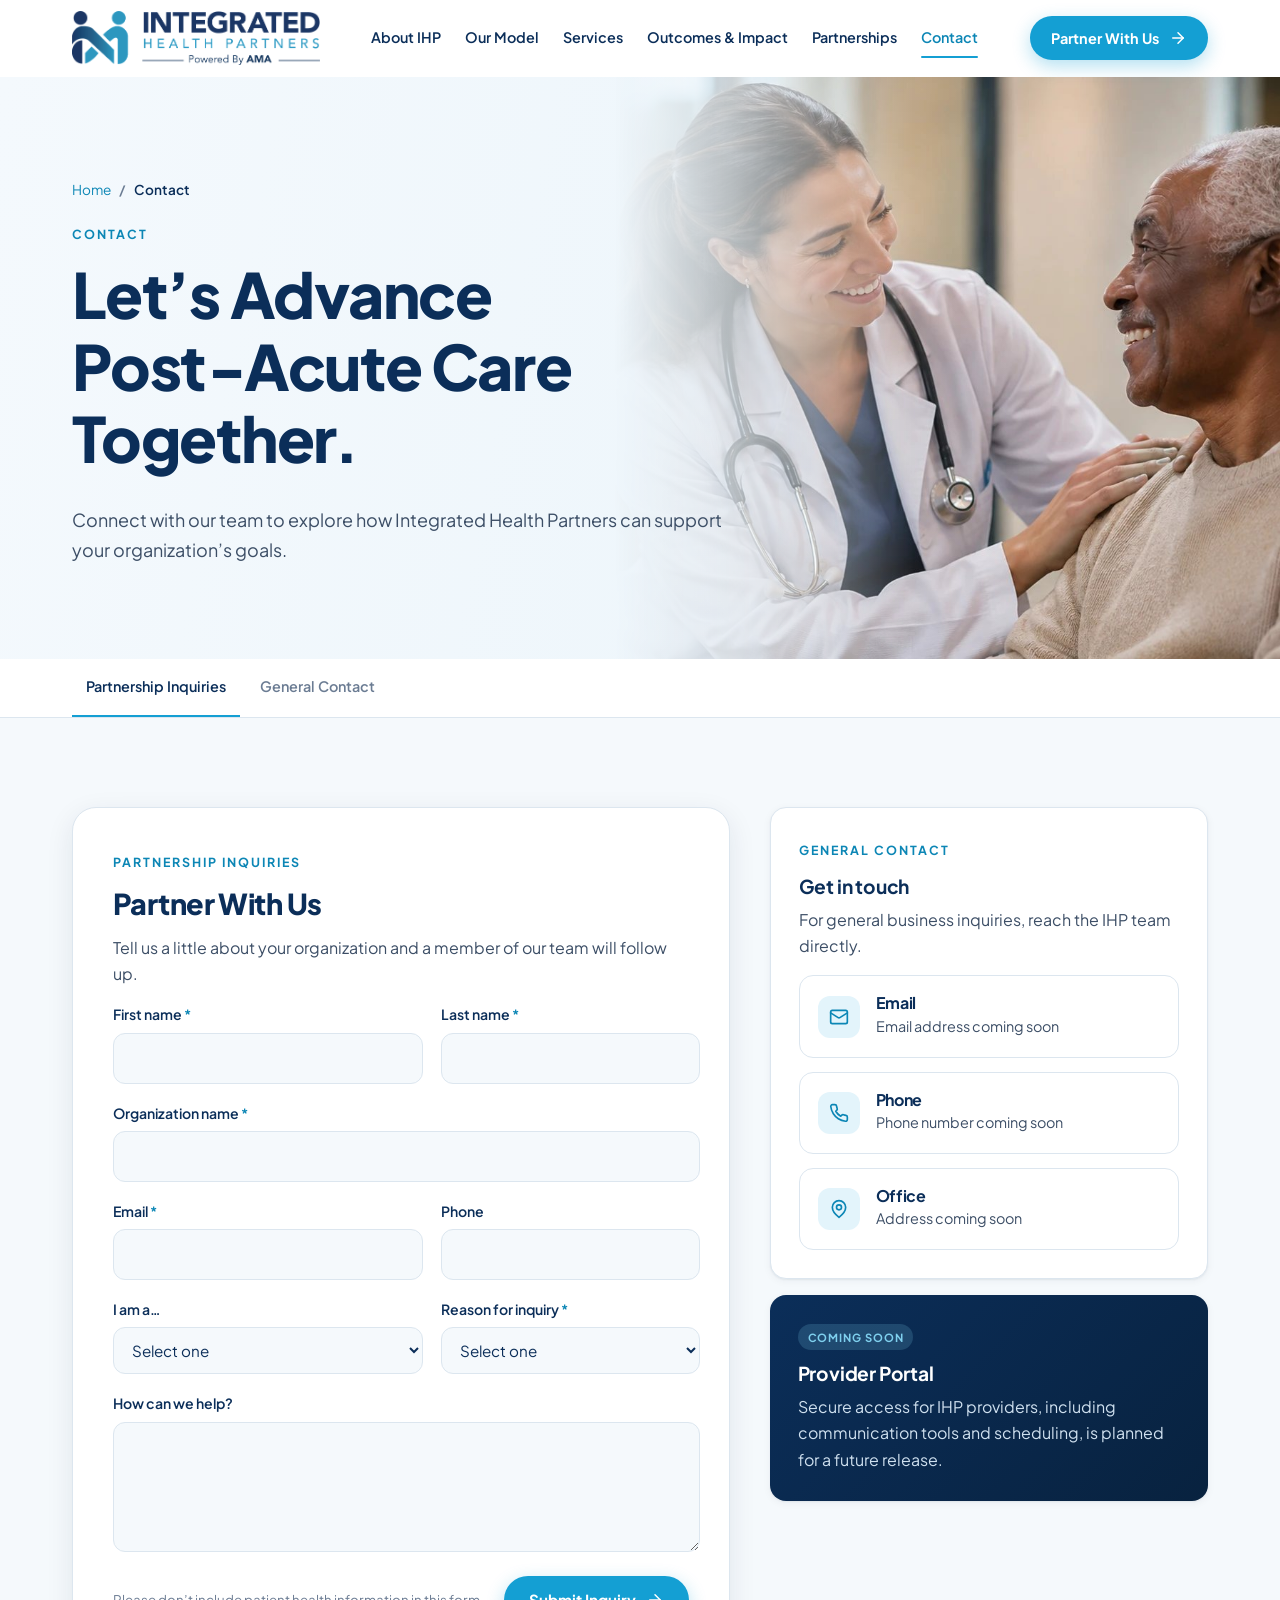
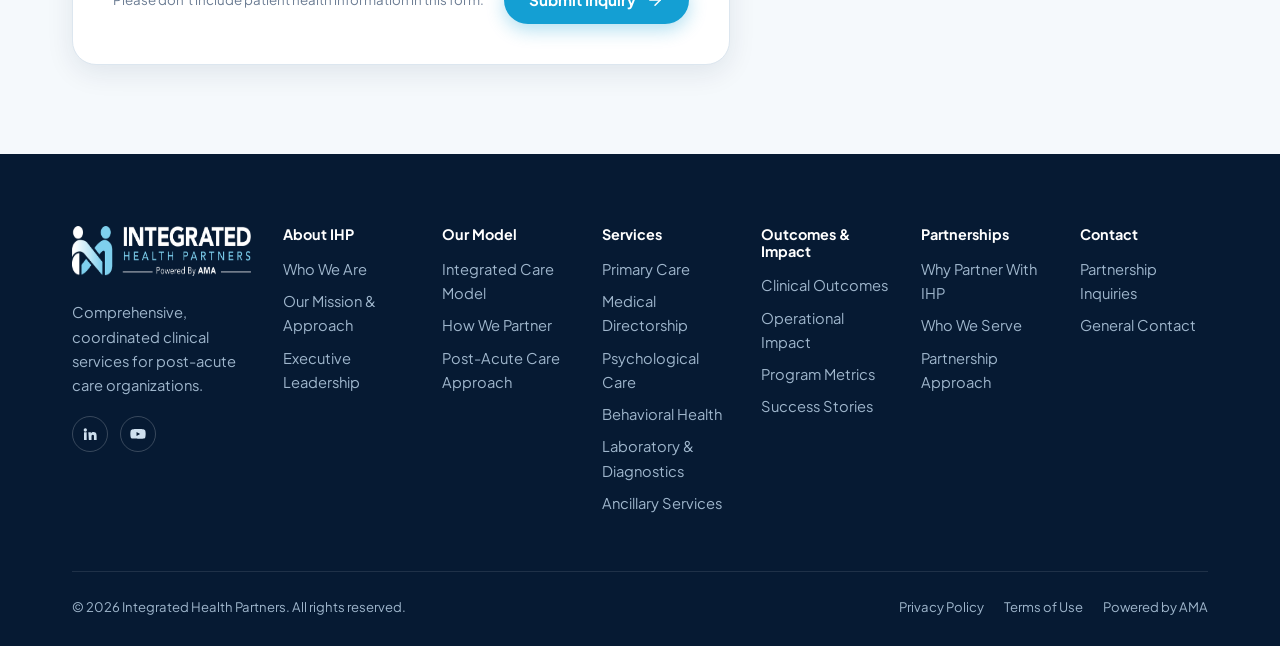
<file: contact.html>
<!doctype html>
<html lang="en" class="no-js">
<head>
  <meta charset="utf-8">
  <meta name="viewport" content="width=device-width, initial-scale=1">
  <title>Contact | Integrated Health Partners</title>
  <meta name="description" content="Contact Integrated Health Partners about partnership opportunities or general business inquiries.">
  <meta name="theme-color" content="#0b2e59">
  <meta property="og:title" content="Contact | Integrated Health Partners">
  <meta property="og:description" content="Contact Integrated Health Partners about partnership opportunities or general business inquiries.">
  <meta property="og:type" content="website">
  <meta property="og:site_name" content="Integrated Health Partners">
  <meta property="og:url" content="https://snf-provider-site.vercel.app/contact.html">
  <meta property="og:image" content="https://snf-provider-site.vercel.app/assets/img/og-image.jpg">
  <meta property="og:image:secure_url" content="https://snf-provider-site.vercel.app/assets/img/og-image.jpg">
  <meta property="og:image:type" content="image/jpeg">
  <meta property="og:image:width" content="1200">
  <meta property="og:image:height" content="630">
  <meta property="og:image:alt" content="Integrated Health Partners: A Higher Standard for Post-Acute Care">
  <meta name="twitter:card" content="summary_large_image">
  <meta name="twitter:title" content="Contact | Integrated Health Partners">
  <meta name="twitter:description" content="Contact Integrated Health Partners about partnership opportunities or general business inquiries.">
  <meta name="twitter:image" content="https://snf-provider-site.vercel.app/assets/img/og-image.jpg">
  <link rel="canonical" href="https://snf-provider-site.vercel.app/contact.html">
  <link rel="icon" href="assets/img/favicon.png" type="image/png">
  <link rel="apple-touch-icon" href="assets/img/apple-touch-icon.png">
  <link rel="preconnect" href="https://fonts.googleapis.com">
  <link rel="preconnect" href="https://fonts.gstatic.com" crossorigin>
  <link href="https://fonts.googleapis.com/css2?family=Plus+Jakarta+Sans:ital,wght@0,400;0,500;0,600;0,700;0,800;1,400&amp;display=swap" rel="stylesheet">
  <link rel="stylesheet" href="assets/css/styles.css">
</head>
<body>
<a class="skip-link" href="#main">Skip to content</a>
<header class="site-header">
  <div class="container header-inner">
    <a class="brand" href="index.html"><img src="assets/img/ihp-logo.png" width="248" height="54" alt="Integrated Health Partners, Powered by AMA"></a>
    <nav class="primary-nav" id="primary-nav" aria-label="Primary">
      <ul>
        <li class="has-dropdown"><a class="nav-link" href="about.html">About IHP</a><ul class="dropdown"><li><a href="about.html#who-we-are">Who We Are</a></li><li><a href="about.html#mission">Our Mission &amp; Approach</a></li><li><a href="about.html#leadership">Executive Leadership</a></li></ul></li><li class="has-dropdown"><a class="nav-link" href="our-model.html">Our Model</a><ul class="dropdown"><li><a href="our-model.html#integrated-care-model">Integrated Care Model</a></li><li><a href="our-model.html#how-we-partner">How We Partner</a></li><li><a href="our-model.html#post-acute-approach">Post-Acute Care Approach</a></li></ul></li><li class="has-dropdown"><a class="nav-link" href="services.html">Services</a><ul class="dropdown"><li><a href="services.html#primary-care">Primary Care</a></li><li><a href="services.html#medical-directorship">Medical Directorship</a></li><li><a href="services.html#psychological-care">Psychological Care</a></li><li><a href="services.html#behavioral-health">Behavioral Health</a></li><li><a href="services.html#lab-diagnostics">Laboratory &amp; Diagnostics</a></li><li><a href="services.html#ancillary-services">Ancillary Services</a></li></ul></li><li class="has-dropdown"><a class="nav-link" href="outcomes.html">Outcomes &amp; Impact</a><ul class="dropdown"><li><a href="outcomes.html#clinical-outcomes">Clinical Outcomes</a></li><li><a href="outcomes.html#operational-impact">Operational Impact</a></li><li><a href="outcomes.html#program-metrics">Program Metrics</a></li><li><a href="outcomes.html#success-stories">Success Stories</a></li></ul></li><li class="has-dropdown"><a class="nav-link" href="partnerships.html">Partnerships</a><ul class="dropdown"><li><a href="partnerships.html#why-partner">Why Partner With IHP</a></li><li><a href="partnerships.html#who-we-serve">Who We Serve</a></li><li><a href="partnerships.html#partnership-approach">Partnership Approach</a></li></ul></li><li class="has-dropdown"><a class="nav-link" href="contact.html" aria-current="page">Contact</a><ul class="dropdown"><li><a href="contact.html#partnership-inquiries">Partnership Inquiries</a></li><li><a href="contact.html#general-contact">General Contact</a></li></ul></li>
      </ul>
      <div class="mobile-cta"><a class="btn btn--primary" href="contact.html#partnership-inquiries">Partner With Us <svg viewBox="0 0 24 24" fill="none" stroke="currentColor" stroke-width="2" stroke-linecap="round" stroke-linejoin="round" aria-hidden="true"><path d="M5 12h14"/><path d="m12 5 7 7-7 7"/></svg></a></div>
    </nav>
    <div class="header-cta">
      <a class="btn btn--primary" href="contact.html#partnership-inquiries">Partner With Us <svg viewBox="0 0 24 24" fill="none" stroke="currentColor" stroke-width="2" stroke-linecap="round" stroke-linejoin="round" aria-hidden="true"><path d="M5 12h14"/><path d="m12 5 7 7-7 7"/></svg></a>
      <button class="nav-toggle" type="button" aria-controls="primary-nav" aria-expanded="false" aria-label="Open menu">
        <span class="icon-open"><svg viewBox="0 0 24 24" fill="none" stroke="currentColor" stroke-width="2" stroke-linecap="round" stroke-linejoin="round" aria-hidden="true"><path d="M4 6h16M4 12h16M4 18h16"/></svg></span><span class="icon-close" style="display:none"><svg viewBox="0 0 24 24" fill="none" stroke="currentColor" stroke-width="2" stroke-linecap="round" stroke-linejoin="round" aria-hidden="true"><path d="M18 6 6 18M6 6l12 12"/></svg></span>
      </button>
    </div>
  </div>
</header>
<main id="main">
<section class="page-hero page-hero--photo">
  <div class="page-hero__photo" aria-hidden="true"><img src="assets/img/photos/hero-clinician-resident.jpg" alt="" style="object-position:75% 30%"></div>
  <div class="container">
    <ol class="breadcrumbs" aria-label="Breadcrumb"><li><a href="index.html">Home</a></li><li aria-current="page">Contact</li></ol>
    <span class="eyebrow">Contact</span>
    <h1>Let’s Advance Post&#8209;Acute Care Together.</h1>
    <p class="lead">Connect with our team to explore how Integrated Health Partners can support your organization’s goals.</p>
  </div>
</section>
<nav class="subnav" aria-label="On this page"><div class="container"><ul><li><a href="#partnership-inquiries">Partnership Inquiries</a></li><li><a href="#general-contact">General Contact</a></li></ul></div></nav>
<section class="section section--tint" id="partnership-inquiries" aria-labelledby="pi">
  <div class="container contact-grid">
    <div class="form-card reveal">
      <span class="eyebrow">Partnership Inquiries</span>
      <h2 id="pi" style="font-size:1.8rem">Partner With Us</h2>
      <p>Tell us a little about your organization and a member of our team will follow up.</p>
      <form data-validate novalidate>
        <div class="form-grid">
          <div class="field"><label for="first">First name <span class="req">*</span></label><input id="first" name="first_name" autocomplete="given-name" required><span class="error">Please enter your first name.</span></div>
          <div class="field"><label for="last">Last name <span class="req">*</span></label><input id="last" name="last_name" autocomplete="family-name" required><span class="error">Please enter your last name.</span></div>
          <div class="field field--full"><label for="org">Organization name <span class="req">*</span></label><input id="org" name="organization" autocomplete="organization" required><span class="error">Please enter your organization.</span></div>
          <div class="field"><label for="email">Email <span class="req">*</span></label><input id="email" type="email" name="email" autocomplete="email" required><span class="error">Please enter a valid email.</span></div>
          <div class="field"><label for="phone">Phone</label><input id="phone" type="tel" name="phone" autocomplete="tel"></div>
          <div class="field"><label for="role">I am a…</label>
            <select id="role" name="role"><option value="">Select one</option><option>SNF owner / operator</option><option>Facility administrator</option><option>Post-acute care organization</option><option>Healthcare group / strategic partner</option><option>Investor</option><option>Other</option></select></div>
          <div class="field"><label for="reason">Reason for inquiry <span class="req">*</span></label>
            <select id="reason" name="reason" required><option value="">Select one</option><option>Explore a partnership</option><option>Learn about specific services</option><option>Request a consultation</option><option>Other</option></select><span class="error">Please choose a reason.</span></div>
          <div class="field field--full"><label for="msg">How can we help?</label><textarea id="msg" name="message"></textarea></div>
        </div>
        <div class="form-foot">
          <small>Please don’t include patient health information in this form.</small>
          <button class="btn btn--primary" type="submit">Submit Inquiry <svg viewBox="0 0 24 24" fill="none" stroke="currentColor" stroke-width="2" stroke-linecap="round" stroke-linejoin="round" aria-hidden="true"><path d="M5 12h14"/><path d="m12 5 7 7-7 7"/></svg></button>
        </div>
        <div class="form-status" role="status" aria-live="polite"></div>
      </form>
    </div>
    <aside class="contact-info" id="general-contact" aria-labelledby="gc">
      <div class="card reveal reveal-d1">
        <span class="eyebrow">General Contact</span>
        <h3 id="gc">Get in touch</h3>
        <p>For general business inquiries, reach the IHP team directly.</p>
        <div class="mini-cards" style="margin-top:12px">
          <div class="mini-card"><span class="ic"><svg viewBox="0 0 24 24" fill="none" stroke="currentColor" stroke-width="2" stroke-linecap="round" stroke-linejoin="round" aria-hidden="true"><rect width="20" height="16" x="2" y="4" rx="2"/><path d="m22 7-8.97 5.7a1.94 1.94 0 0 1-2.06 0L2 7"/></svg></span><div><h4>Email</h4><p>Email address coming soon</p></div></div>
          <div class="mini-card"><span class="ic"><svg viewBox="0 0 24 24" fill="none" stroke="currentColor" stroke-width="2" stroke-linecap="round" stroke-linejoin="round" aria-hidden="true"><path d="M22 16.92v3a2 2 0 0 1-2.18 2 19.79 19.79 0 0 1-8.63-3.07 19.5 19.5 0 0 1-6-6 19.79 19.79 0 0 1-3.07-8.67A2 2 0 0 1 4.11 2h3a2 2 0 0 1 2 1.72c.13.96.36 1.9.7 2.81a2 2 0 0 1-.45 2.11L8.09 9.91a16 16 0 0 0 6 6l1.27-1.27a2 2 0 0 1 2.11-.45c.91.34 1.85.57 2.81.7A2 2 0 0 1 22 16.92z"/></svg></span><div><h4>Phone</h4><p>Phone number coming soon</p></div></div>
          <div class="mini-card"><span class="ic"><svg viewBox="0 0 24 24" fill="none" stroke="currentColor" stroke-width="2" stroke-linecap="round" stroke-linejoin="round" aria-hidden="true"><path d="M20 10c0 6-8 12-8 12s-8-6-8-12a8 8 0 0 1 16 0Z"/><circle cx="12" cy="10" r="3"/></svg></span><div><h4>Office</h4><p>Address coming soon</p></div></div>
        </div>
      </div>
      <div class="card portal-card reveal reveal-d2">
        <span class="tag-soon">Coming Soon</span>
        <h3>Provider Portal</h3>
        <p style="margin:0">Secure access for IHP providers, including communication tools and scheduling, is planned for a future release.</p>
      </div>
    </aside>
  </div>
</section>
</main>
<footer class="site-footer">
  <div class="container">
    <div class="footer-grid">
      <div class="footer-about">
        <a class="brand" href="index.html"><img src="assets/img/ihp-logo-white.png" width="248" height="54" alt="Integrated Health Partners, Powered by AMA"></a>
        <p>Comprehensive, coordinated clinical services for post-acute care organizations.</p>
        <div class="socials">
          <a href="#" aria-label="LinkedIn"><svg viewBox="0 0 24 24" aria-hidden="true"><path fill="currentColor" d="M4.98 3.5a2.5 2.5 0 1 1 0 5 2.5 2.5 0 0 1 0-5zM3 9.5h4V21H3zM9.5 9.5h3.8v1.6h.05c.53-1 1.84-2.05 3.78-2.05 4.04 0 4.79 2.66 4.79 6.12V21h-4v-5.1c0-1.22-.02-2.78-1.7-2.78-1.7 0-1.96 1.33-1.96 2.7V21h-4z"/></svg></a>
          <a href="#" aria-label="YouTube"><svg viewBox="0 0 24 24" aria-hidden="true"><path fill="currentColor" d="M23 7.2a3 3 0 0 0-2.1-2.1C19 4.6 12 4.6 12 4.6s-7 0-8.9.5A3 3 0 0 0 1 7.2 31 31 0 0 0 .5 12a31 31 0 0 0 .5 4.8 3 3 0 0 0 2.1 2.1c1.9.5 8.9.5 8.9.5s7 0 8.9-.5a3 3 0 0 0 2.1-2.1 31 31 0 0 0 .5-4.8 31 31 0 0 0-.5-4.8zM9.8 15.1V8.9l5.4 3.1z"/></svg></a>
        </div>
      </div>
      <div class="footer-col"><h4>About IHP</h4><ul><li><a href="about.html#who-we-are">Who We Are</a></li><li><a href="about.html#mission">Our Mission &amp; Approach</a></li><li><a href="about.html#leadership">Executive Leadership</a></li></ul></div><div class="footer-col"><h4>Our Model</h4><ul><li><a href="our-model.html#integrated-care-model">Integrated Care Model</a></li><li><a href="our-model.html#how-we-partner">How We Partner</a></li><li><a href="our-model.html#post-acute-approach">Post-Acute Care Approach</a></li></ul></div><div class="footer-col"><h4>Services</h4><ul><li><a href="services.html#primary-care">Primary Care</a></li><li><a href="services.html#medical-directorship">Medical Directorship</a></li><li><a href="services.html#psychological-care">Psychological Care</a></li><li><a href="services.html#behavioral-health">Behavioral Health</a></li><li><a href="services.html#lab-diagnostics">Laboratory &amp; Diagnostics</a></li><li><a href="services.html#ancillary-services">Ancillary Services</a></li></ul></div><div class="footer-col"><h4>Outcomes &amp; Impact</h4><ul><li><a href="outcomes.html#clinical-outcomes">Clinical Outcomes</a></li><li><a href="outcomes.html#operational-impact">Operational Impact</a></li><li><a href="outcomes.html#program-metrics">Program Metrics</a></li><li><a href="outcomes.html#success-stories">Success Stories</a></li></ul></div><div class="footer-col"><h4>Partnerships</h4><ul><li><a href="partnerships.html#why-partner">Why Partner With IHP</a></li><li><a href="partnerships.html#who-we-serve">Who We Serve</a></li><li><a href="partnerships.html#partnership-approach">Partnership Approach</a></li></ul></div><div class="footer-col"><h4>Contact</h4><ul><li><a href="contact.html#partnership-inquiries">Partnership Inquiries</a></li><li><a href="contact.html#general-contact">General Contact</a></li></ul></div>
    </div>
    <div class="footer-bottom">
      <span>&copy; <span data-year>2026</span> Integrated Health Partners. All rights reserved.</span>
      <ul>
        <li><a href="#" aria-disabled="true">Privacy Policy</a></li>
        <li><a href="#" aria-disabled="true">Terms of Use</a></li>
        <li><span>Powered by AMA</span></li>
      </ul>
    </div>
  </div>
</footer>
<script src="assets/js/main.js"></script>
</body>
</html>
</file>
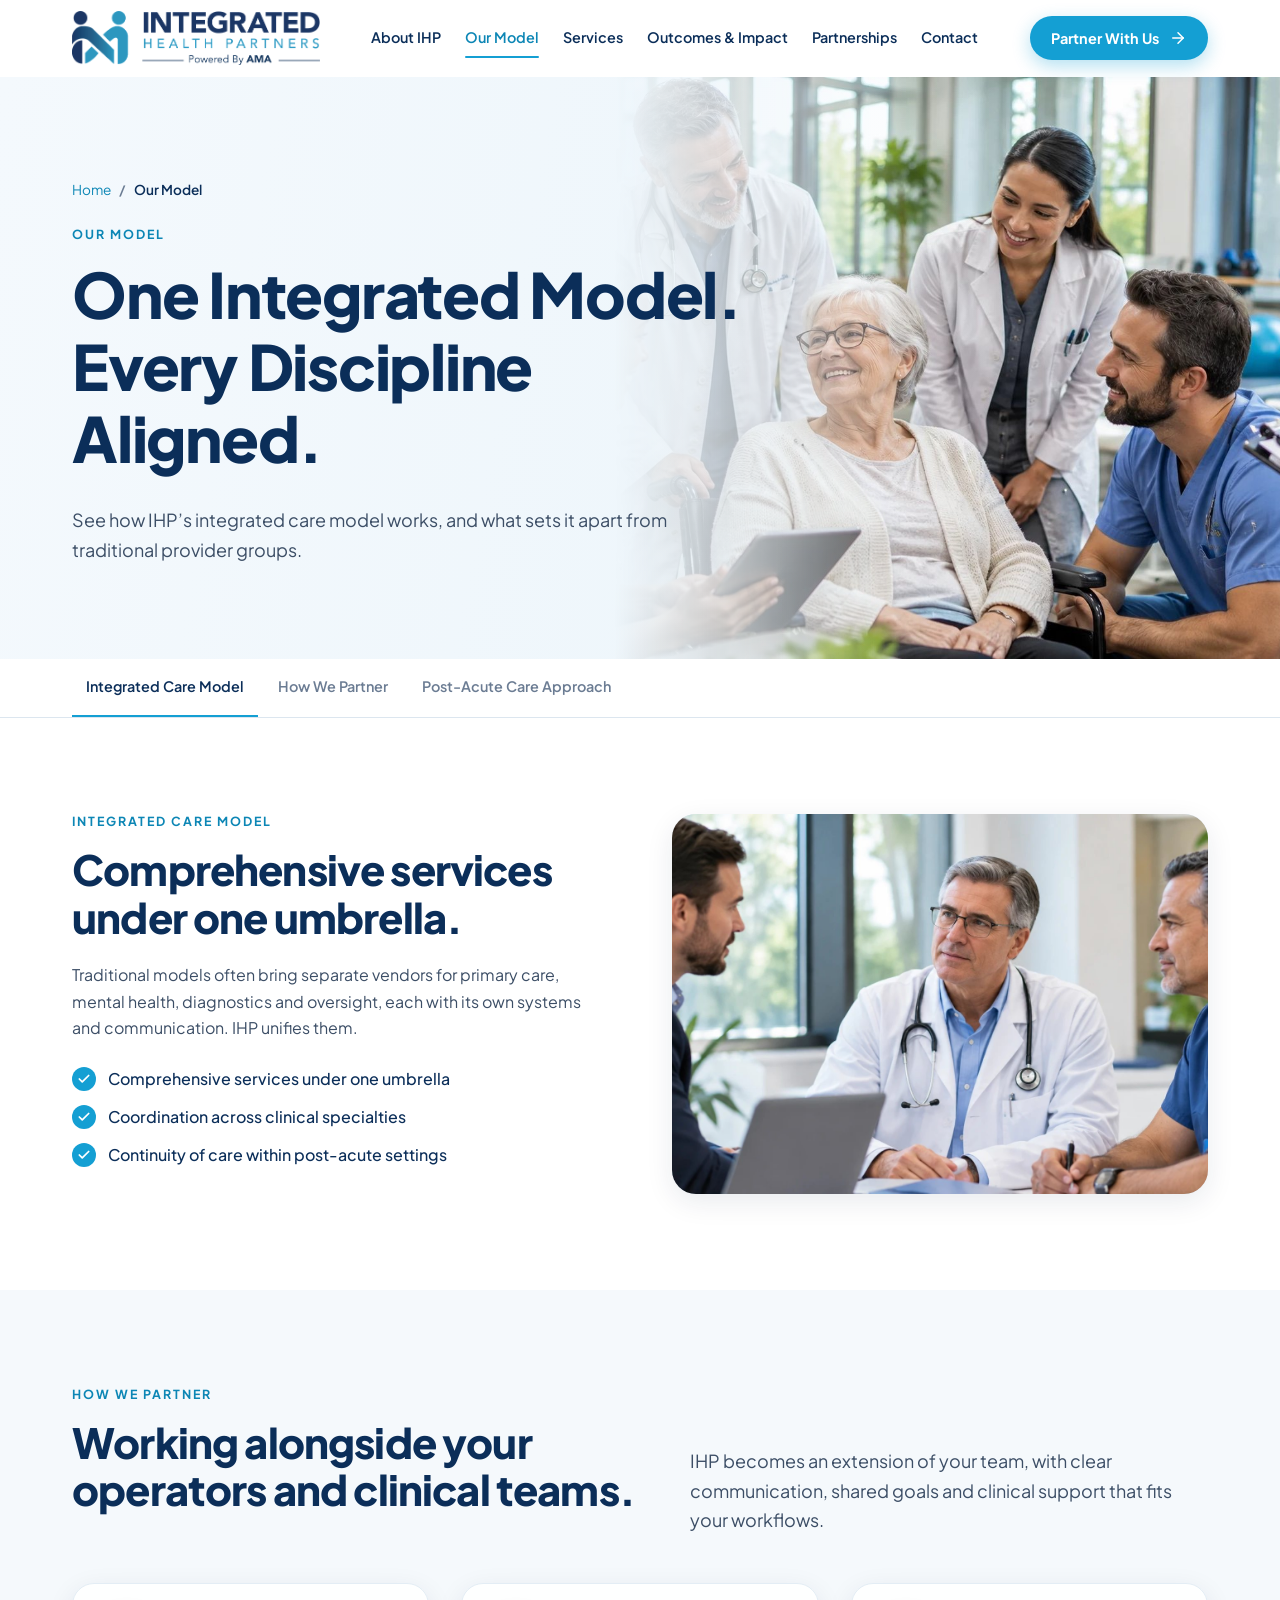
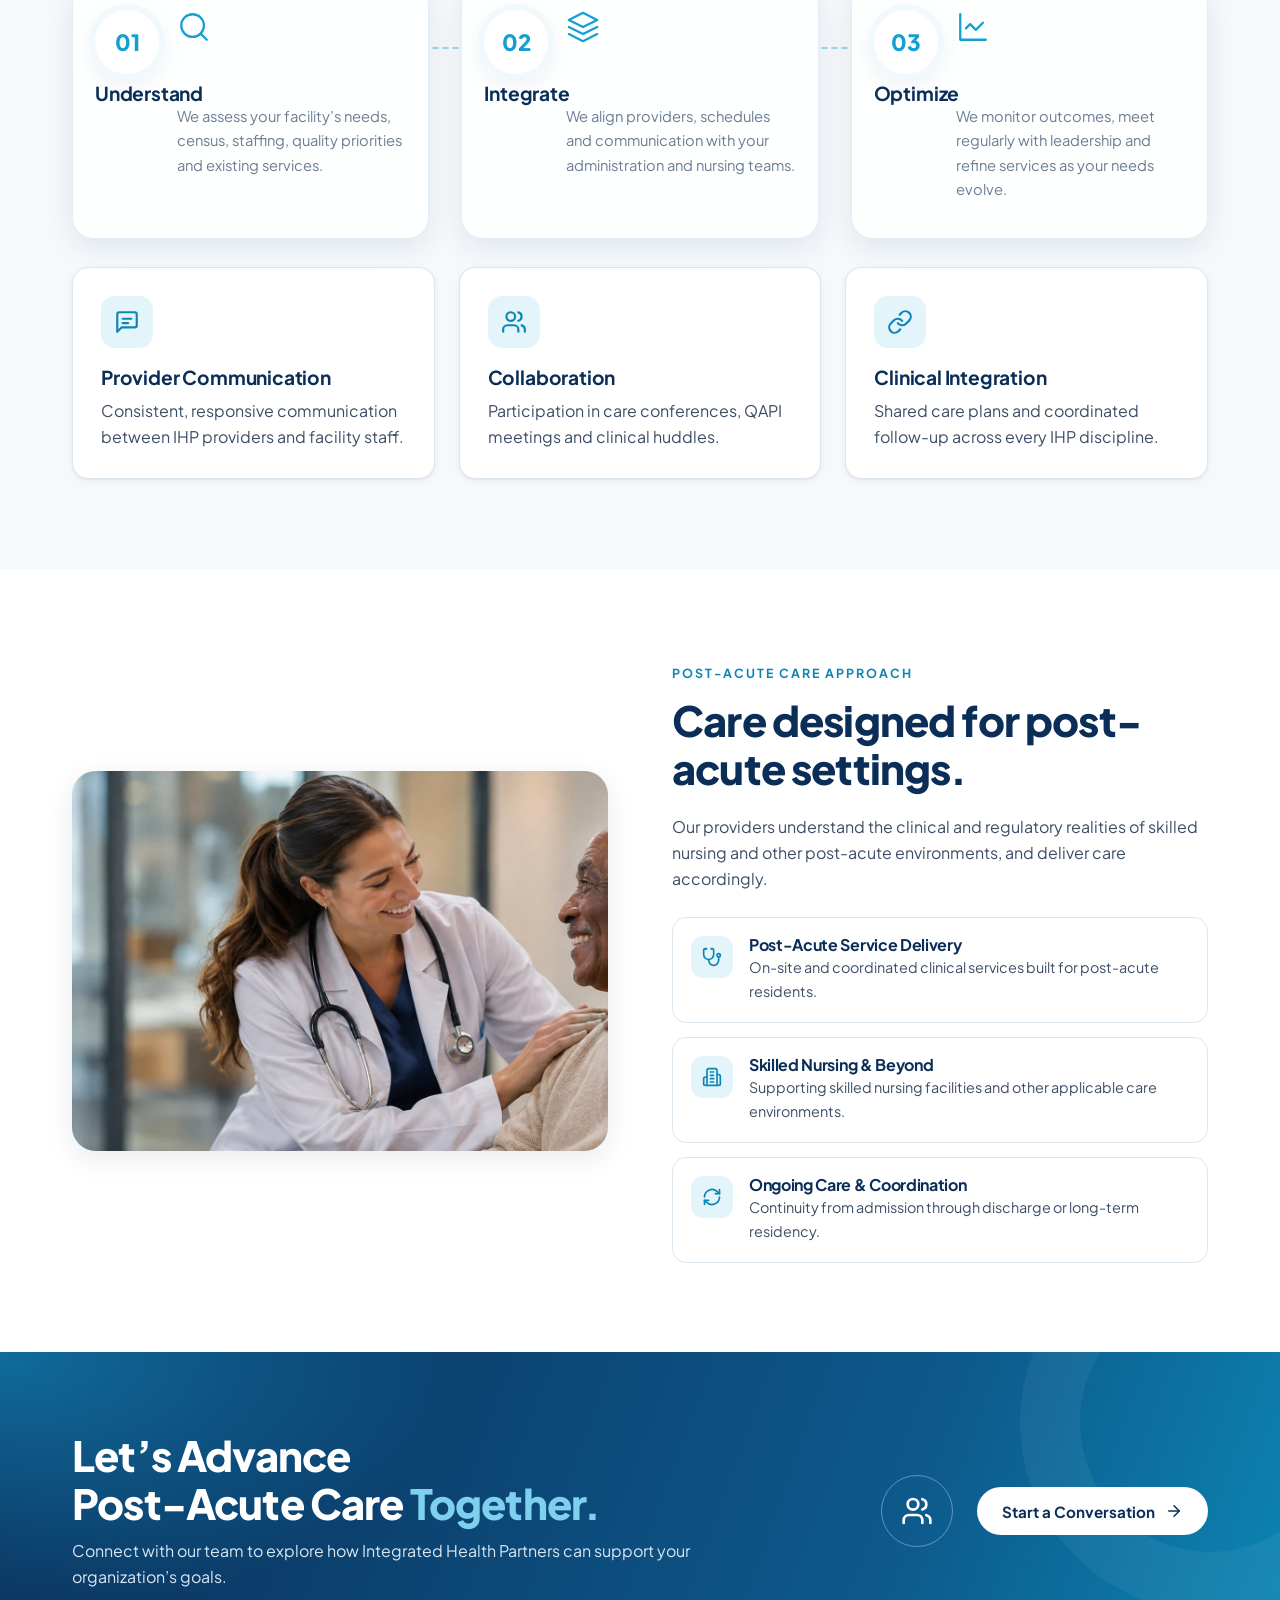
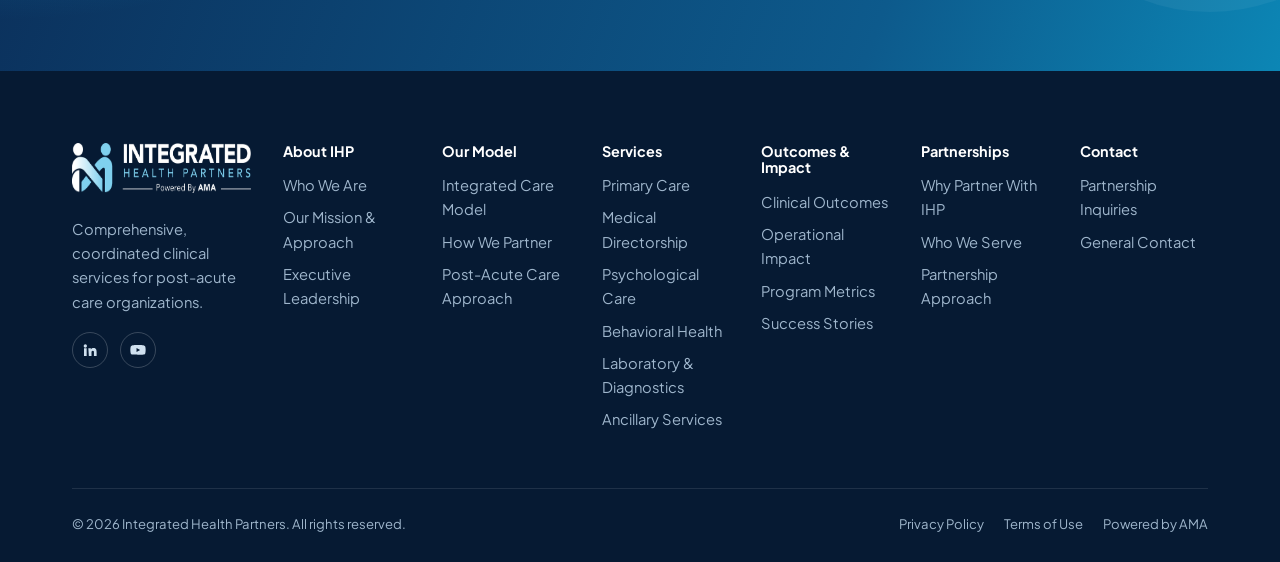
<file: our-model.html>
<!doctype html>
<html lang="en" class="no-js">
<head>
  <meta charset="utf-8">
  <meta name="viewport" content="width=device-width, initial-scale=1">
  <title>Our Model | Integrated Health Partners</title>
  <meta name="description" content="How IHP's integrated care model brings clinical specialties together and partners with post-acute facilities.">
  <meta name="theme-color" content="#0b2e59">
  <meta property="og:title" content="Our Model | Integrated Health Partners">
  <meta property="og:description" content="How IHP's integrated care model brings clinical specialties together and partners with post-acute facilities.">
  <meta property="og:type" content="website">
  <meta property="og:site_name" content="Integrated Health Partners">
  <meta property="og:url" content="https://snf-provider-site.vercel.app/our-model.html">
  <meta property="og:image" content="https://snf-provider-site.vercel.app/assets/img/og-image.jpg">
  <meta property="og:image:secure_url" content="https://snf-provider-site.vercel.app/assets/img/og-image.jpg">
  <meta property="og:image:type" content="image/jpeg">
  <meta property="og:image:width" content="1200">
  <meta property="og:image:height" content="630">
  <meta property="og:image:alt" content="Integrated Health Partners: A Higher Standard for Post-Acute Care">
  <meta name="twitter:card" content="summary_large_image">
  <meta name="twitter:title" content="Our Model | Integrated Health Partners">
  <meta name="twitter:description" content="How IHP's integrated care model brings clinical specialties together and partners with post-acute facilities.">
  <meta name="twitter:image" content="https://snf-provider-site.vercel.app/assets/img/og-image.jpg">
  <link rel="canonical" href="https://snf-provider-site.vercel.app/our-model.html">
  <link rel="icon" href="assets/img/favicon.png" type="image/png">
  <link rel="apple-touch-icon" href="assets/img/apple-touch-icon.png">
  <link rel="preconnect" href="https://fonts.googleapis.com">
  <link rel="preconnect" href="https://fonts.gstatic.com" crossorigin>
  <link href="https://fonts.googleapis.com/css2?family=Plus+Jakarta+Sans:ital,wght@0,400;0,500;0,600;0,700;0,800;1,400&amp;display=swap" rel="stylesheet">
  <link rel="stylesheet" href="assets/css/styles.css">
</head>
<body>
<a class="skip-link" href="#main">Skip to content</a>
<header class="site-header">
  <div class="container header-inner">
    <a class="brand" href="index.html"><img src="assets/img/ihp-logo.png" width="248" height="54" alt="Integrated Health Partners, Powered by AMA"></a>
    <nav class="primary-nav" id="primary-nav" aria-label="Primary">
      <ul>
        <li class="has-dropdown"><a class="nav-link" href="about.html">About IHP</a><ul class="dropdown"><li><a href="about.html#who-we-are">Who We Are</a></li><li><a href="about.html#mission">Our Mission &amp; Approach</a></li><li><a href="about.html#leadership">Executive Leadership</a></li></ul></li><li class="has-dropdown"><a class="nav-link" href="our-model.html" aria-current="page">Our Model</a><ul class="dropdown"><li><a href="our-model.html#integrated-care-model">Integrated Care Model</a></li><li><a href="our-model.html#how-we-partner">How We Partner</a></li><li><a href="our-model.html#post-acute-approach">Post-Acute Care Approach</a></li></ul></li><li class="has-dropdown"><a class="nav-link" href="services.html">Services</a><ul class="dropdown"><li><a href="services.html#primary-care">Primary Care</a></li><li><a href="services.html#medical-directorship">Medical Directorship</a></li><li><a href="services.html#psychological-care">Psychological Care</a></li><li><a href="services.html#behavioral-health">Behavioral Health</a></li><li><a href="services.html#lab-diagnostics">Laboratory &amp; Diagnostics</a></li><li><a href="services.html#ancillary-services">Ancillary Services</a></li></ul></li><li class="has-dropdown"><a class="nav-link" href="outcomes.html">Outcomes &amp; Impact</a><ul class="dropdown"><li><a href="outcomes.html#clinical-outcomes">Clinical Outcomes</a></li><li><a href="outcomes.html#operational-impact">Operational Impact</a></li><li><a href="outcomes.html#program-metrics">Program Metrics</a></li><li><a href="outcomes.html#success-stories">Success Stories</a></li></ul></li><li class="has-dropdown"><a class="nav-link" href="partnerships.html">Partnerships</a><ul class="dropdown"><li><a href="partnerships.html#why-partner">Why Partner With IHP</a></li><li><a href="partnerships.html#who-we-serve">Who We Serve</a></li><li><a href="partnerships.html#partnership-approach">Partnership Approach</a></li></ul></li><li class="has-dropdown"><a class="nav-link" href="contact.html">Contact</a><ul class="dropdown"><li><a href="contact.html#partnership-inquiries">Partnership Inquiries</a></li><li><a href="contact.html#general-contact">General Contact</a></li></ul></li>
      </ul>
      <div class="mobile-cta"><a class="btn btn--primary" href="contact.html#partnership-inquiries">Partner With Us <svg viewBox="0 0 24 24" fill="none" stroke="currentColor" stroke-width="2" stroke-linecap="round" stroke-linejoin="round" aria-hidden="true"><path d="M5 12h14"/><path d="m12 5 7 7-7 7"/></svg></a></div>
    </nav>
    <div class="header-cta">
      <a class="btn btn--primary" href="contact.html#partnership-inquiries">Partner With Us <svg viewBox="0 0 24 24" fill="none" stroke="currentColor" stroke-width="2" stroke-linecap="round" stroke-linejoin="round" aria-hidden="true"><path d="M5 12h14"/><path d="m12 5 7 7-7 7"/></svg></a>
      <button class="nav-toggle" type="button" aria-controls="primary-nav" aria-expanded="false" aria-label="Open menu">
        <span class="icon-open"><svg viewBox="0 0 24 24" fill="none" stroke="currentColor" stroke-width="2" stroke-linecap="round" stroke-linejoin="round" aria-hidden="true"><path d="M4 6h16M4 12h16M4 18h16"/></svg></span><span class="icon-close" style="display:none"><svg viewBox="0 0 24 24" fill="none" stroke="currentColor" stroke-width="2" stroke-linecap="round" stroke-linejoin="round" aria-hidden="true"><path d="M18 6 6 18M6 6l12 12"/></svg></span>
      </button>
    </div>
  </div>
</header>
<main id="main">
<section class="page-hero page-hero--photo">
  <div class="page-hero__photo" aria-hidden="true"><img src="assets/img/photos/step-integrate.jpg" alt="" style="object-position:50% 35%"></div>
  <div class="container">
    <ol class="breadcrumbs" aria-label="Breadcrumb"><li><a href="index.html">Home</a></li><li aria-current="page">Our Model</li></ol>
    <span class="eyebrow">Our Model</span>
    <h1>One Integrated Model. Every Discipline Aligned.</h1>
    <p class="lead">See how IHP’s integrated care model works, and what sets it apart from traditional provider groups.</p>
  </div>
</section>
<nav class="subnav" aria-label="On this page"><div class="container"><ul><li><a href="#integrated-care-model">Integrated Care Model</a></li><li><a href="#how-we-partner">How We Partner</a></li><li><a href="#post-acute-approach">Post-Acute Care Approach</a></li></ul></div></nav>
<section class="section" id="integrated-care-model" aria-labelledby="icm">
  <div class="container feature-row">
    <div class="reveal">
      <span class="eyebrow">Integrated Care Model</span>
      <h2 id="icm">Comprehensive services under one umbrella.</h2>
      <p>Traditional models often bring separate vendors for primary care, mental health, diagnostics and oversight, each with its own systems and communication. IHP unifies them.</p>
      <ul class="checklist">
        <li><span class="tick"><svg viewBox="0 0 24 24" fill="none" stroke="currentColor" stroke-width="2" stroke-linecap="round" stroke-linejoin="round" aria-hidden="true"><path d="M20 6 9 17l-5-5"/></svg></span>Comprehensive services under one umbrella</li>
        <li><span class="tick"><svg viewBox="0 0 24 24" fill="none" stroke="currentColor" stroke-width="2" stroke-linecap="round" stroke-linejoin="round" aria-hidden="true"><path d="M20 6 9 17l-5-5"/></svg></span>Coordination across clinical specialties</li>
        <li><span class="tick"><svg viewBox="0 0 24 24" fill="none" stroke="currentColor" stroke-width="2" stroke-linecap="round" stroke-linejoin="round" aria-hidden="true"><path d="M20 6 9 17l-5-5"/></svg></span>Continuity of care within post-acute settings</li>
      </ul>
    </div>
    <div class="feature-media reveal reveal-d2"><div class="photo-frame "><img class="photo" src="assets/img/photos/step-understand.jpg" alt="Interdisciplinary care conference" loading="lazy"></div></div>
  </div>
</section>

<section class="section section--tint" id="how-we-partner" aria-labelledby="hwp">
  <div class="container">
    <div class="split-head reveal">
      <div><span class="eyebrow">How We Partner</span><h2 id="hwp">Working alongside your operators and clinical teams.</h2></div>
      <p class="lead">IHP becomes an extension of your team, with clear communication, shared goals and clinical support that fits your workflows.</p>
    </div>
    <div class="steps">
      <article class="step reveal reveal-d1">
        <div class="step-top"><span class="step-num">01</span><span class="ic"><svg viewBox="0 0 24 24" fill="none" stroke="currentColor" stroke-width="2" stroke-linecap="round" stroke-linejoin="round" aria-hidden="true"><circle cx="11" cy="11" r="8"/><path d="m21 21-4.3-4.3"/></svg></span></div>
        <h3>Understand</h3><p>We assess your facility’s needs, census, staffing, quality priorities and existing services.</p>
      </article>
      <article class="step reveal reveal-d2">
        <div class="step-top"><span class="step-num">02</span><span class="ic"><svg viewBox="0 0 24 24" fill="none" stroke="currentColor" stroke-width="2" stroke-linecap="round" stroke-linejoin="round" aria-hidden="true"><path d="m12 2 10 5-10 5L2 7z"/><path d="m2 17 10 5 10-5"/><path d="m2 12 10 5 10-5"/></svg></span></div>
        <h3>Integrate</h3><p>We align providers, schedules and communication with your administration and nursing teams.</p>
      </article>
      <article class="step reveal reveal-d3">
        <div class="step-top"><span class="step-num">03</span><span class="ic"><svg viewBox="0 0 24 24" fill="none" stroke="currentColor" stroke-width="2" stroke-linecap="round" stroke-linejoin="round" aria-hidden="true"><path d="M3 3v18h18"/><path d="m19 9-5 5-4-4-3 3"/></svg></span></div>
        <h3>Optimize</h3><p>We monitor outcomes, meet regularly with leadership and refine services as your needs evolve.</p>
      </article>
    </div>
    <div class="grid grid-3" style="margin-top:28px">
      <div class="card reveal reveal-d1"><div class="icon-badge"><svg viewBox="0 0 24 24" fill="none" stroke="currentColor" stroke-width="2" stroke-linecap="round" stroke-linejoin="round" aria-hidden="true"><path d="M21 15a2 2 0 0 1-2 2H7l-4 4V5a2 2 0 0 1 2-2h14a2 2 0 0 1 2 2z"/><path d="M8 9h8"/><path d="M8 13h5"/></svg></div><h3>Provider Communication</h3><p>Consistent, responsive communication between IHP providers and facility staff.</p></div>
      <div class="card reveal reveal-d2"><div class="icon-badge"><svg viewBox="0 0 24 24" fill="none" stroke="currentColor" stroke-width="2" stroke-linecap="round" stroke-linejoin="round" aria-hidden="true"><path d="M16 21v-2a4 4 0 0 0-4-4H6a4 4 0 0 0-4 4v2"/><circle cx="9" cy="7" r="4"/><path d="M22 21v-2a4 4 0 0 0-3-3.87"/><path d="M16 3.13a4 4 0 0 1 0 7.75"/></svg></div><h3>Collaboration</h3><p>Participation in care conferences, QAPI meetings and clinical huddles.</p></div>
      <div class="card reveal reveal-d3"><div class="icon-badge"><svg viewBox="0 0 24 24" fill="none" stroke="currentColor" stroke-width="2" stroke-linecap="round" stroke-linejoin="round" aria-hidden="true"><path d="M10 13a5 5 0 0 0 7.54.54l3-3a5 5 0 0 0-7.07-7.07l-1.72 1.71"/><path d="M14 11a5 5 0 0 0-7.54-.54l-3 3a5 5 0 0 0 7.07 7.07l1.71-1.71"/></svg></div><h3>Clinical Integration</h3><p>Shared care plans and coordinated follow-up across every IHP discipline.</p></div>
    </div>
  </div>
</section>

<section class="section" id="post-acute-approach" aria-labelledby="paa">
  <div class="container feature-row feature-row--flip">
    <div class="reveal">
      <span class="eyebrow">Post-Acute Care Approach</span>
      <h2 id="paa">Care designed for post-acute settings.</h2>
      <p>Our providers understand the clinical and regulatory realities of skilled nursing and other post-acute environments, and deliver care accordingly.</p>
      <div class="mini-cards">
        <div class="mini-card"><span class="ic"><svg viewBox="0 0 24 24" fill="none" stroke="currentColor" stroke-width="2" stroke-linecap="round" stroke-linejoin="round" aria-hidden="true"><path d="M4.8 2.3A.3.3 0 1 0 5 2H4a2 2 0 0 0-2 2v5a6 6 0 0 0 12 0V4a2 2 0 0 0-2-2h-1a.2.2 0 1 0 .3.3"/><path d="M8 15v1a6 6 0 0 0 12 0v-4"/><circle cx="20" cy="10" r="2"/></svg></span><div><h4>Post-Acute Service Delivery</h4><p>On-site and coordinated clinical services built for post-acute residents.</p></div></div>
        <div class="mini-card"><span class="ic"><svg viewBox="0 0 24 24" fill="none" stroke="currentColor" stroke-width="2" stroke-linecap="round" stroke-linejoin="round" aria-hidden="true"><path d="M6 22V4a2 2 0 0 1 2-2h8a2 2 0 0 1 2 2v18Z"/><path d="M6 12H4a2 2 0 0 0-2 2v6a2 2 0 0 0 2 2h2"/><path d="M18 9h2a2 2 0 0 1 2 2v9a2 2 0 0 1-2 2h-2"/><path d="M10 6h4"/><path d="M10 10h4"/><path d="M10 14h4"/><path d="M10 18h4"/></svg></span><div><h4>Skilled Nursing &amp; Beyond</h4><p>Supporting skilled nursing facilities and other applicable care environments.</p></div></div>
        <div class="mini-card"><span class="ic"><svg viewBox="0 0 24 24" fill="none" stroke="currentColor" stroke-width="2" stroke-linecap="round" stroke-linejoin="round" aria-hidden="true"><path d="M3 12a9 9 0 0 1 15-6.7L21 8"/><path d="M21 3v5h-5"/><path d="M21 12a9 9 0 0 1-15 6.7L3 16"/><path d="M8 16H3v5"/></svg></span><div><h4>Ongoing Care &amp; Coordination</h4><p>Continuity from admission through discharge or long-term residency.</p></div></div>
      </div>
    </div>
    <div class="feature-media reveal reveal-d2"><div class="photo-frame "><img class="photo" src="assets/img/photos/hero-clinician-resident.jpg" alt="Provider with resident in a skilled nursing setting" loading="lazy"></div></div>
  </div>
</section>
<section class="cta-band" aria-labelledby="cta-title">
  <div class="container cta-inner">
    <div class="reveal">
      <h2 id="cta-title">Let’s Advance <br>Post-Acute Care <span class="accent" style="color:var(--teal-300)">Together.</span></h2>
      <p>Connect with our team to explore how Integrated Health Partners can support your organization’s goals.</p>
    </div>
    <div class="cta-actions reveal reveal-d2">
      <span class="cta-icon"><svg viewBox="0 0 24 24" fill="none" stroke="currentColor" stroke-width="2" stroke-linecap="round" stroke-linejoin="round" aria-hidden="true"><path d="M16 21v-2a4 4 0 0 0-4-4H6a4 4 0 0 0-4 4v2"/><circle cx="9" cy="7" r="4"/><path d="M22 21v-2a4 4 0 0 0-3-3.87"/><path d="M16 3.13a4 4 0 0 1 0 7.75"/></svg></span>
      <a class="btn btn--white" href="contact.html#partnership-inquiries">Start a Conversation <svg viewBox="0 0 24 24" fill="none" stroke="currentColor" stroke-width="2" stroke-linecap="round" stroke-linejoin="round" aria-hidden="true"><path d="M5 12h14"/><path d="m12 5 7 7-7 7"/></svg></a>
    </div>
  </div>
</section>
</main>
<footer class="site-footer">
  <div class="container">
    <div class="footer-grid">
      <div class="footer-about">
        <a class="brand" href="index.html"><img src="assets/img/ihp-logo-white.png" width="248" height="54" alt="Integrated Health Partners, Powered by AMA"></a>
        <p>Comprehensive, coordinated clinical services for post-acute care organizations.</p>
        <div class="socials">
          <a href="#" aria-label="LinkedIn"><svg viewBox="0 0 24 24" aria-hidden="true"><path fill="currentColor" d="M4.98 3.5a2.5 2.5 0 1 1 0 5 2.5 2.5 0 0 1 0-5zM3 9.5h4V21H3zM9.5 9.5h3.8v1.6h.05c.53-1 1.84-2.05 3.78-2.05 4.04 0 4.79 2.66 4.79 6.12V21h-4v-5.1c0-1.22-.02-2.78-1.7-2.78-1.7 0-1.96 1.33-1.96 2.7V21h-4z"/></svg></a>
          <a href="#" aria-label="YouTube"><svg viewBox="0 0 24 24" aria-hidden="true"><path fill="currentColor" d="M23 7.2a3 3 0 0 0-2.1-2.1C19 4.6 12 4.6 12 4.6s-7 0-8.9.5A3 3 0 0 0 1 7.2 31 31 0 0 0 .5 12a31 31 0 0 0 .5 4.8 3 3 0 0 0 2.1 2.1c1.9.5 8.9.5 8.9.5s7 0 8.9-.5a3 3 0 0 0 2.1-2.1 31 31 0 0 0 .5-4.8 31 31 0 0 0-.5-4.8zM9.8 15.1V8.9l5.4 3.1z"/></svg></a>
        </div>
      </div>
      <div class="footer-col"><h4>About IHP</h4><ul><li><a href="about.html#who-we-are">Who We Are</a></li><li><a href="about.html#mission">Our Mission &amp; Approach</a></li><li><a href="about.html#leadership">Executive Leadership</a></li></ul></div><div class="footer-col"><h4>Our Model</h4><ul><li><a href="our-model.html#integrated-care-model">Integrated Care Model</a></li><li><a href="our-model.html#how-we-partner">How We Partner</a></li><li><a href="our-model.html#post-acute-approach">Post-Acute Care Approach</a></li></ul></div><div class="footer-col"><h4>Services</h4><ul><li><a href="services.html#primary-care">Primary Care</a></li><li><a href="services.html#medical-directorship">Medical Directorship</a></li><li><a href="services.html#psychological-care">Psychological Care</a></li><li><a href="services.html#behavioral-health">Behavioral Health</a></li><li><a href="services.html#lab-diagnostics">Laboratory &amp; Diagnostics</a></li><li><a href="services.html#ancillary-services">Ancillary Services</a></li></ul></div><div class="footer-col"><h4>Outcomes &amp; Impact</h4><ul><li><a href="outcomes.html#clinical-outcomes">Clinical Outcomes</a></li><li><a href="outcomes.html#operational-impact">Operational Impact</a></li><li><a href="outcomes.html#program-metrics">Program Metrics</a></li><li><a href="outcomes.html#success-stories">Success Stories</a></li></ul></div><div class="footer-col"><h4>Partnerships</h4><ul><li><a href="partnerships.html#why-partner">Why Partner With IHP</a></li><li><a href="partnerships.html#who-we-serve">Who We Serve</a></li><li><a href="partnerships.html#partnership-approach">Partnership Approach</a></li></ul></div><div class="footer-col"><h4>Contact</h4><ul><li><a href="contact.html#partnership-inquiries">Partnership Inquiries</a></li><li><a href="contact.html#general-contact">General Contact</a></li></ul></div>
    </div>
    <div class="footer-bottom">
      <span>&copy; <span data-year>2026</span> Integrated Health Partners. All rights reserved.</span>
      <ul>
        <li><a href="#" aria-disabled="true">Privacy Policy</a></li>
        <li><a href="#" aria-disabled="true">Terms of Use</a></li>
        <li><span>Powered by AMA</span></li>
      </ul>
    </div>
  </div>
</footer>
<script src="assets/js/main.js"></script>
</body>
</html>
</file>
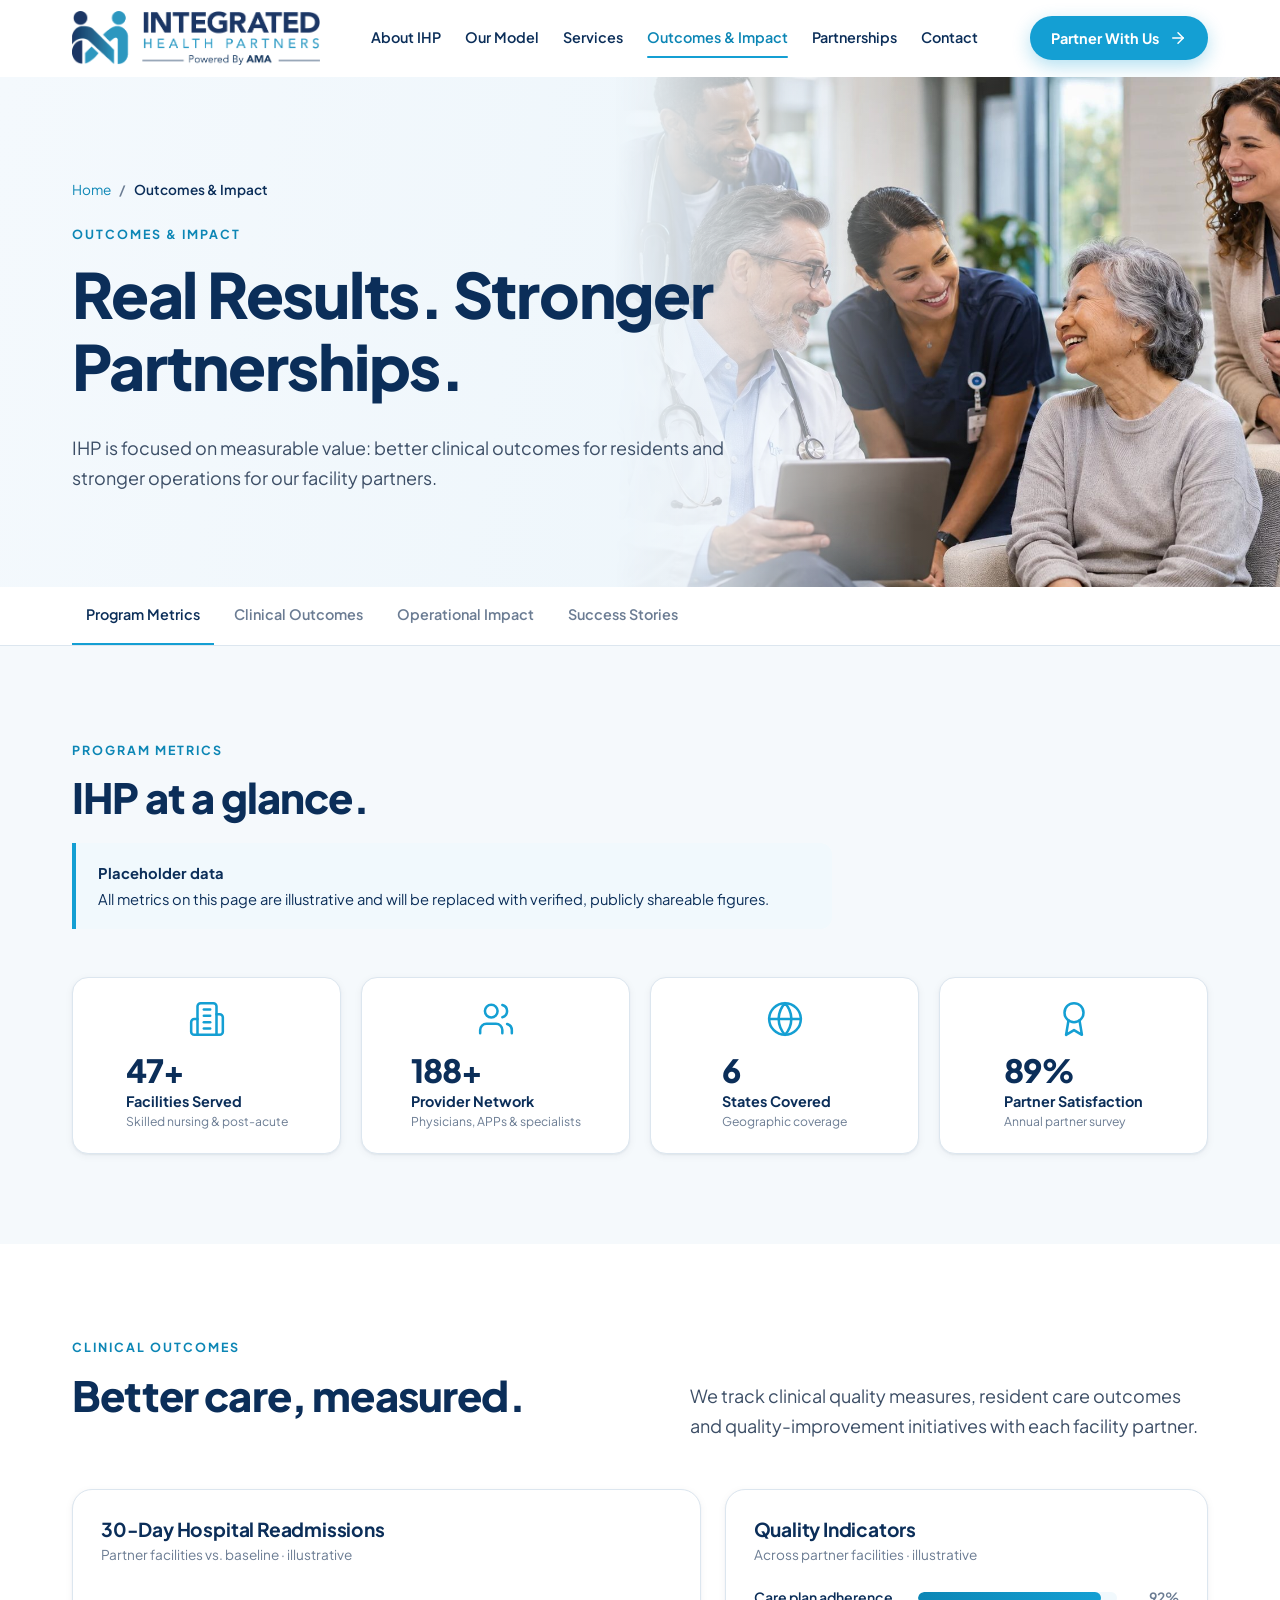
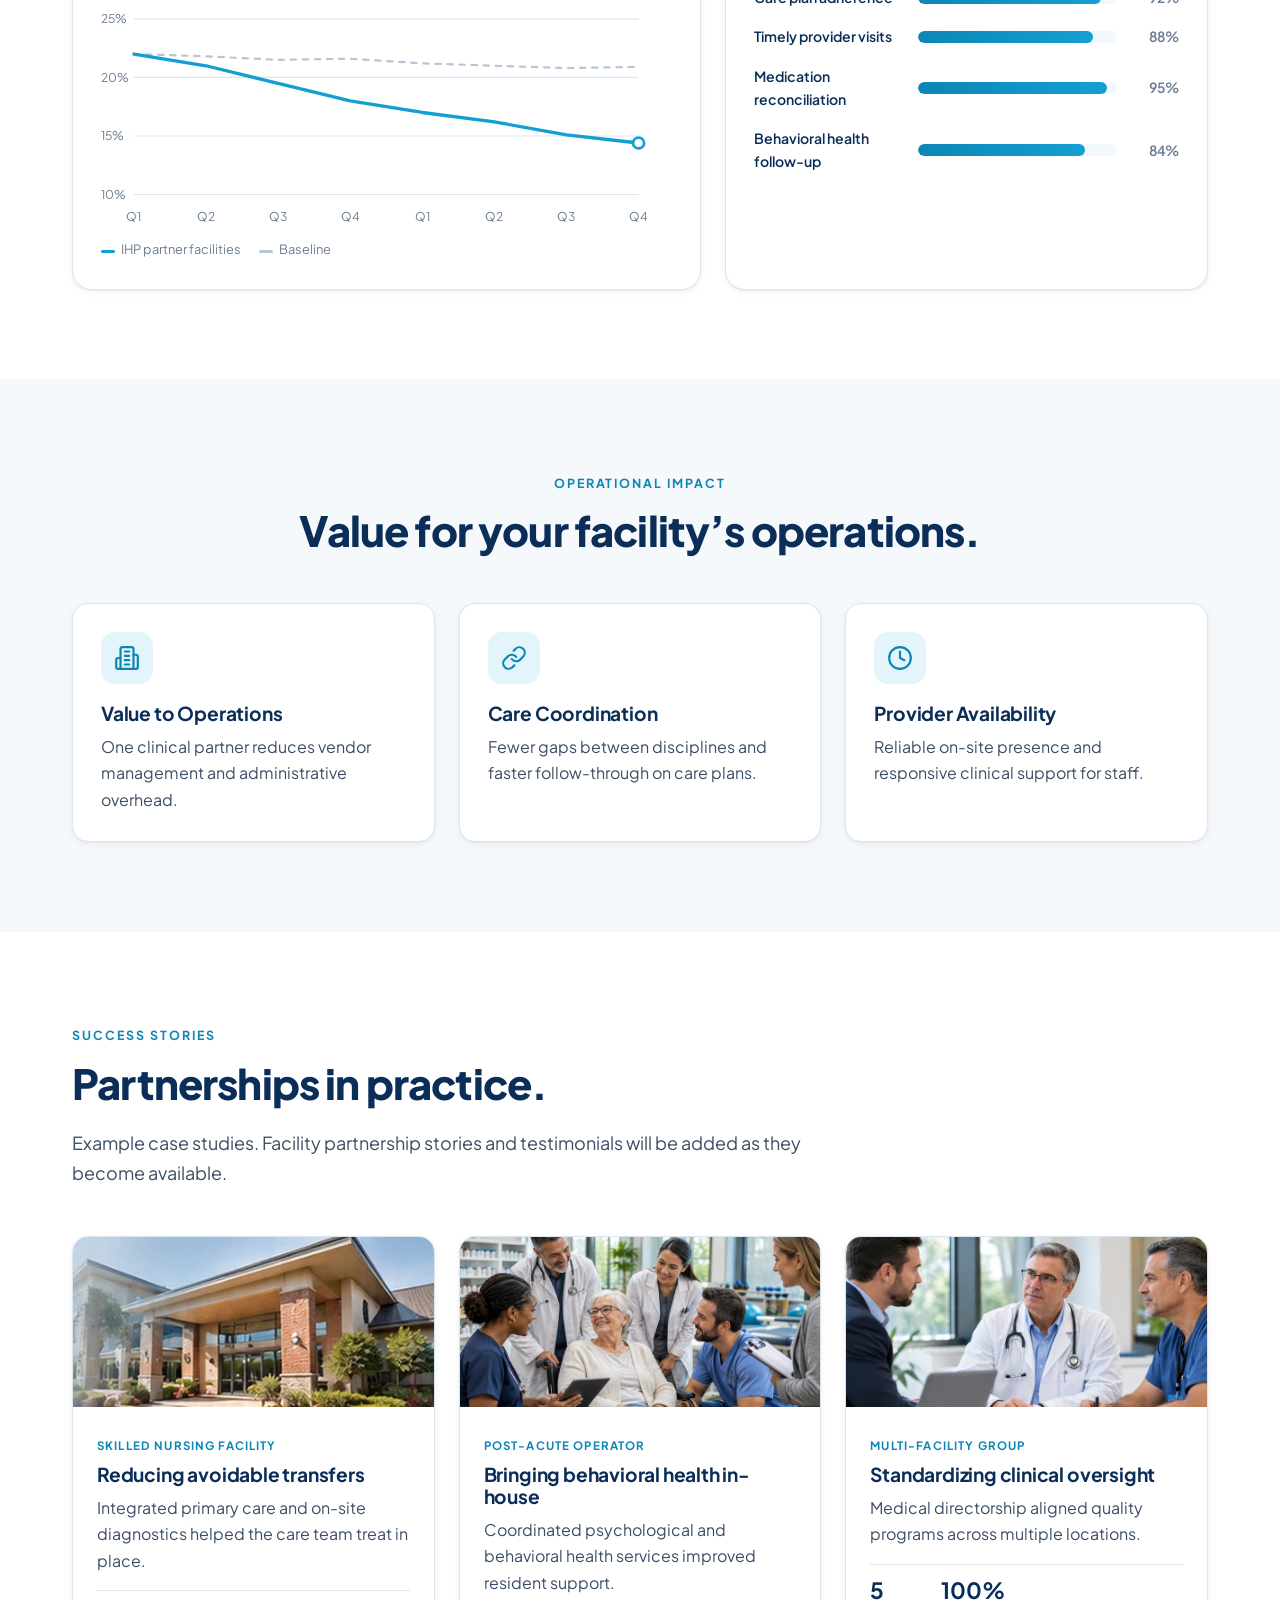
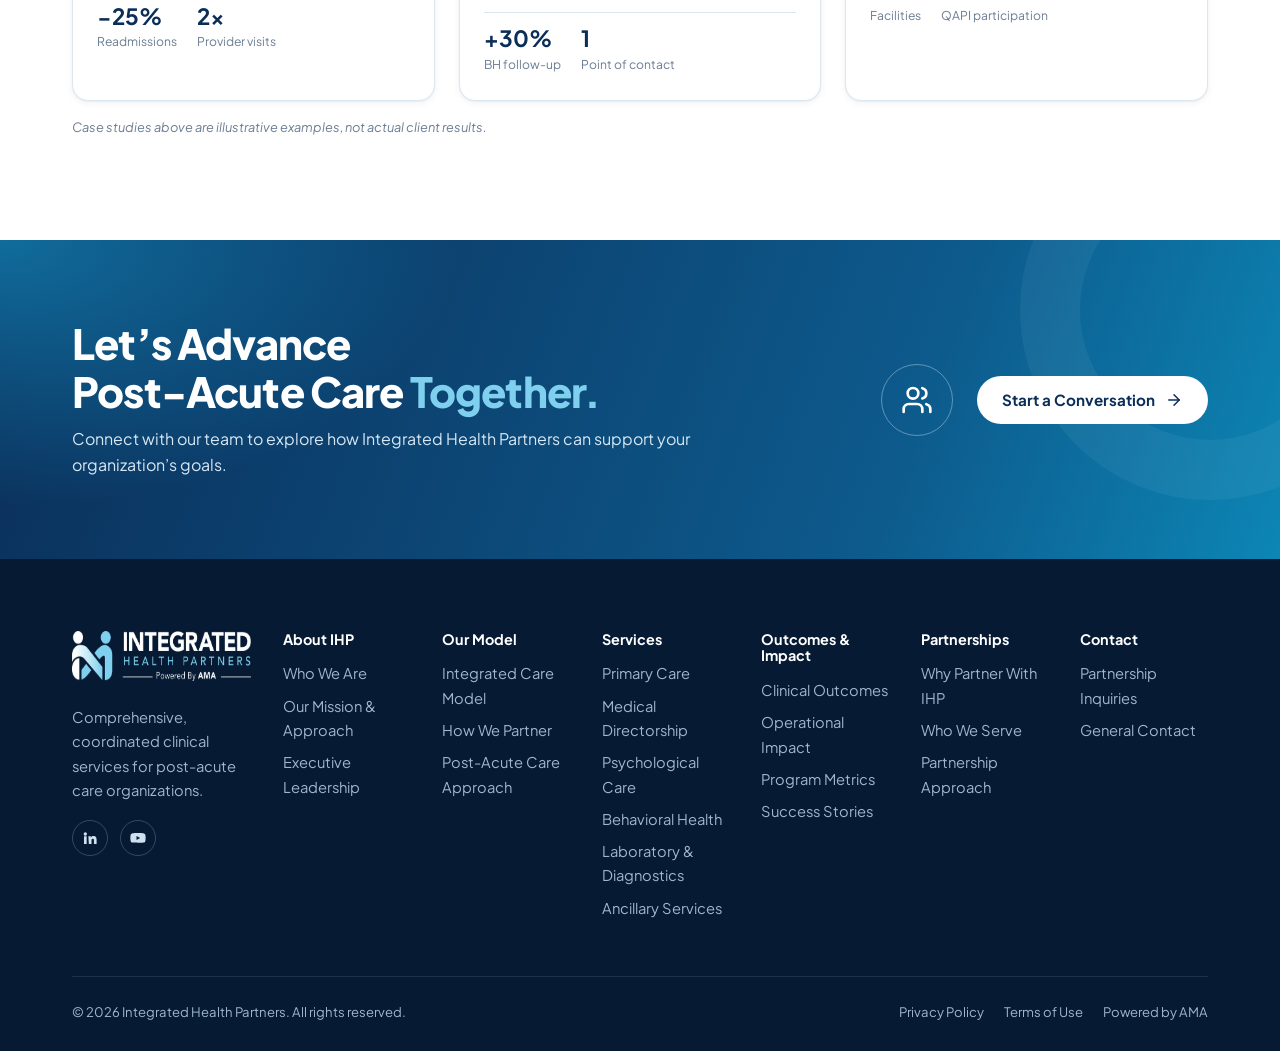
<file: outcomes.html>
<!doctype html>
<html lang="en" class="no-js">
<head>
  <meta charset="utf-8">
  <meta name="viewport" content="width=device-width, initial-scale=1">
  <title>Outcomes & Impact | Integrated Health Partners</title>
  <meta name="description" content="The clinical and operational value IHP delivers to skilled nursing and post-acute facility partners.">
  <meta name="theme-color" content="#0b2e59">
  <meta property="og:title" content="Outcomes & Impact | Integrated Health Partners">
  <meta property="og:description" content="The clinical and operational value IHP delivers to skilled nursing and post-acute facility partners.">
  <meta property="og:type" content="website">
  <meta property="og:site_name" content="Integrated Health Partners">
  <meta property="og:url" content="https://snf-provider-site.vercel.app/outcomes.html">
  <meta property="og:image" content="https://snf-provider-site.vercel.app/assets/img/og-image.jpg">
  <meta property="og:image:secure_url" content="https://snf-provider-site.vercel.app/assets/img/og-image.jpg">
  <meta property="og:image:type" content="image/jpeg">
  <meta property="og:image:width" content="1200">
  <meta property="og:image:height" content="630">
  <meta property="og:image:alt" content="Integrated Health Partners: A Higher Standard for Post-Acute Care">
  <meta name="twitter:card" content="summary_large_image">
  <meta name="twitter:title" content="Outcomes & Impact | Integrated Health Partners">
  <meta name="twitter:description" content="The clinical and operational value IHP delivers to skilled nursing and post-acute facility partners.">
  <meta name="twitter:image" content="https://snf-provider-site.vercel.app/assets/img/og-image.jpg">
  <link rel="canonical" href="https://snf-provider-site.vercel.app/outcomes.html">
  <link rel="icon" href="assets/img/favicon.png" type="image/png">
  <link rel="apple-touch-icon" href="assets/img/apple-touch-icon.png">
  <link rel="preconnect" href="https://fonts.googleapis.com">
  <link rel="preconnect" href="https://fonts.gstatic.com" crossorigin>
  <link href="https://fonts.googleapis.com/css2?family=Plus+Jakarta+Sans:ital,wght@0,400;0,500;0,600;0,700;0,800;1,400&amp;display=swap" rel="stylesheet">
  <link rel="stylesheet" href="assets/css/styles.css">
</head>
<body>
<a class="skip-link" href="#main">Skip to content</a>
<header class="site-header">
  <div class="container header-inner">
    <a class="brand" href="index.html"><img src="assets/img/ihp-logo.png" width="248" height="54" alt="Integrated Health Partners, Powered by AMA"></a>
    <nav class="primary-nav" id="primary-nav" aria-label="Primary">
      <ul>
        <li class="has-dropdown"><a class="nav-link" href="about.html">About IHP</a><ul class="dropdown"><li><a href="about.html#who-we-are">Who We Are</a></li><li><a href="about.html#mission">Our Mission &amp; Approach</a></li><li><a href="about.html#leadership">Executive Leadership</a></li></ul></li><li class="has-dropdown"><a class="nav-link" href="our-model.html">Our Model</a><ul class="dropdown"><li><a href="our-model.html#integrated-care-model">Integrated Care Model</a></li><li><a href="our-model.html#how-we-partner">How We Partner</a></li><li><a href="our-model.html#post-acute-approach">Post-Acute Care Approach</a></li></ul></li><li class="has-dropdown"><a class="nav-link" href="services.html">Services</a><ul class="dropdown"><li><a href="services.html#primary-care">Primary Care</a></li><li><a href="services.html#medical-directorship">Medical Directorship</a></li><li><a href="services.html#psychological-care">Psychological Care</a></li><li><a href="services.html#behavioral-health">Behavioral Health</a></li><li><a href="services.html#lab-diagnostics">Laboratory &amp; Diagnostics</a></li><li><a href="services.html#ancillary-services">Ancillary Services</a></li></ul></li><li class="has-dropdown"><a class="nav-link" href="outcomes.html" aria-current="page">Outcomes &amp; Impact</a><ul class="dropdown"><li><a href="outcomes.html#clinical-outcomes">Clinical Outcomes</a></li><li><a href="outcomes.html#operational-impact">Operational Impact</a></li><li><a href="outcomes.html#program-metrics">Program Metrics</a></li><li><a href="outcomes.html#success-stories">Success Stories</a></li></ul></li><li class="has-dropdown"><a class="nav-link" href="partnerships.html">Partnerships</a><ul class="dropdown"><li><a href="partnerships.html#why-partner">Why Partner With IHP</a></li><li><a href="partnerships.html#who-we-serve">Who We Serve</a></li><li><a href="partnerships.html#partnership-approach">Partnership Approach</a></li></ul></li><li class="has-dropdown"><a class="nav-link" href="contact.html">Contact</a><ul class="dropdown"><li><a href="contact.html#partnership-inquiries">Partnership Inquiries</a></li><li><a href="contact.html#general-contact">General Contact</a></li></ul></li>
      </ul>
      <div class="mobile-cta"><a class="btn btn--primary" href="contact.html#partnership-inquiries">Partner With Us <svg viewBox="0 0 24 24" fill="none" stroke="currentColor" stroke-width="2" stroke-linecap="round" stroke-linejoin="round" aria-hidden="true"><path d="M5 12h14"/><path d="m12 5 7 7-7 7"/></svg></a></div>
    </nav>
    <div class="header-cta">
      <a class="btn btn--primary" href="contact.html#partnership-inquiries">Partner With Us <svg viewBox="0 0 24 24" fill="none" stroke="currentColor" stroke-width="2" stroke-linecap="round" stroke-linejoin="round" aria-hidden="true"><path d="M5 12h14"/><path d="m12 5 7 7-7 7"/></svg></a>
      <button class="nav-toggle" type="button" aria-controls="primary-nav" aria-expanded="false" aria-label="Open menu">
        <span class="icon-open"><svg viewBox="0 0 24 24" fill="none" stroke="currentColor" stroke-width="2" stroke-linecap="round" stroke-linejoin="round" aria-hidden="true"><path d="M4 6h16M4 12h16M4 18h16"/></svg></span><span class="icon-close" style="display:none"><svg viewBox="0 0 24 24" fill="none" stroke="currentColor" stroke-width="2" stroke-linecap="round" stroke-linejoin="round" aria-hidden="true"><path d="M18 6 6 18M6 6l12 12"/></svg></span>
      </button>
    </div>
  </div>
</header>
<main id="main">
<section class="page-hero page-hero--photo">
  <div class="page-hero__photo" aria-hidden="true"><img src="assets/img/photos/svc-ancillary-services.jpg" alt="" style="object-position:60% 30%"></div>
  <div class="container">
    <ol class="breadcrumbs" aria-label="Breadcrumb"><li><a href="index.html">Home</a></li><li aria-current="page">Outcomes &amp; Impact</li></ol>
    <span class="eyebrow">Outcomes &amp; Impact</span>
    <h1>Real Results. Stronger Partnerships.</h1>
    <p class="lead">IHP is focused on measurable value: better clinical outcomes for residents and stronger operations for our facility partners.</p>
  </div>
</section>
<nav class="subnav" aria-label="On this page"><div class="container"><ul><li><a href="#program-metrics">Program Metrics</a></li><li><a href="#clinical-outcomes">Clinical Outcomes</a></li><li><a href="#operational-impact">Operational Impact</a></li><li><a href="#success-stories">Success Stories</a></li></ul></div></nav>
<section class="section section--tint" id="program-metrics" aria-labelledby="pm">
  <div class="container">
    <div class="section-head reveal">
      <span class="eyebrow">Program Metrics</span>
      <h2 id="pm">IHP at a glance.</h2>
      <p class="callout"><strong>Placeholder data</strong>All metrics on this page are illustrative and will be replaced with verified, publicly shareable figures.</p>
    </div>
    <div class="dash">
      <div class="stat reveal reveal-d1" data-animate><span class="ic"><svg viewBox="0 0 24 24" fill="none" stroke="currentColor" stroke-width="2" stroke-linecap="round" stroke-linejoin="round" aria-hidden="true"><path d="M6 22V4a2 2 0 0 1 2-2h8a2 2 0 0 1 2 2v18Z"/><path d="M6 12H4a2 2 0 0 0-2 2v6a2 2 0 0 0 2 2h2"/><path d="M18 9h2a2 2 0 0 1 2 2v9a2 2 0 0 1-2 2h-2"/><path d="M10 6h4"/><path d="M10 10h4"/><path d="M10 14h4"/><path d="M10 18h4"/></svg></span><div><div class="stat-num" data-count="50" data-suffix="+">50+</div><div class="stat-label">Facilities Served</div><div class="stat-note">Skilled nursing &amp; post-acute</div></div></div>
      <div class="stat reveal reveal-d2" data-animate><span class="ic"><svg viewBox="0 0 24 24" fill="none" stroke="currentColor" stroke-width="2" stroke-linecap="round" stroke-linejoin="round" aria-hidden="true"><path d="M16 21v-2a4 4 0 0 0-4-4H6a4 4 0 0 0-4 4v2"/><circle cx="9" cy="7" r="4"/><path d="M22 21v-2a4 4 0 0 0-3-3.87"/><path d="M16 3.13a4 4 0 0 1 0 7.75"/></svg></span><div><div class="stat-num" data-count="200" data-suffix="+">200+</div><div class="stat-label">Provider Network</div><div class="stat-note">Physicians, APPs &amp; specialists</div></div></div>
      <div class="stat reveal reveal-d3" data-animate><span class="ic"><svg viewBox="0 0 24 24" fill="none" stroke="currentColor" stroke-width="2" stroke-linecap="round" stroke-linejoin="round" aria-hidden="true"><circle cx="12" cy="12" r="10"/><path d="M2 12h20"/><path d="M12 2a15.3 15.3 0 0 1 4 10 15.3 15.3 0 0 1-4 10 15.3 15.3 0 0 1-4-10 15.3 15.3 0 0 1 4-10z"/></svg></span><div><div class="stat-num" data-count="6">6</div><div class="stat-label">States Covered</div><div class="stat-note">Geographic coverage</div></div></div>
      <div class="stat reveal reveal-d4" data-animate><span class="ic"><svg viewBox="0 0 24 24" fill="none" stroke="currentColor" stroke-width="2" stroke-linecap="round" stroke-linejoin="round" aria-hidden="true"><circle cx="12" cy="8" r="6"/><path d="M15.48 12.89 17 22l-5-3-5 3 1.52-9.11"/></svg></span><div><div class="stat-num" data-count="95" data-suffix="%">95%</div><div class="stat-label">Partner Satisfaction</div><div class="stat-note">Annual partner survey</div></div></div>
    </div>
  </div>
</section>

<section class="section" id="clinical-outcomes" aria-labelledby="co">
  <div class="container">
    <div class="split-head reveal">
      <div><span class="eyebrow">Clinical Outcomes</span><h2 id="co">Better care, measured.</h2></div>
      <p class="lead">We track clinical quality measures, resident care outcomes and quality-improvement initiatives with each facility partner.</p>
    </div>
    <div class="chart-grid">
      <div class="chart-card line-chart reveal" data-animate>
        <h3>30-Day Hospital Readmissions</h3>
        <p class="sub">Partner facilities vs. baseline · illustrative</p>
        <svg viewBox="0 0 520 220" role="img" aria-label="Illustrative chart: 30-day readmission rate declining from 22% to 14% over eight quarters, compared with a flat baseline near 21%">
      <line class="grid-line" x1="30" x2="490" y1="190.0" y2="190.0"/><text class="axis-label" x="0" y="194.0">10%</text><line class="grid-line" x1="30" x2="490" y1="136.7" y2="136.7"/><text class="axis-label" x="0" y="140.7">15%</text><line class="grid-line" x1="30" x2="490" y1="83.3" y2="83.3"/><text class="axis-label" x="0" y="87.3">20%</text><line class="grid-line" x1="30" x2="490" y1="30.0" y2="30.0"/><text class="axis-label" x="0" y="34.0">25%</text><text class="axis-label" text-anchor="middle" x="30.0" y="214">Q1</text><text class="axis-label" text-anchor="middle" x="95.7" y="214">Q2</text><text class="axis-label" text-anchor="middle" x="161.4" y="214">Q3</text><text class="axis-label" text-anchor="middle" x="227.1" y="214">Q4</text><text class="axis-label" text-anchor="middle" x="292.9" y="214">Q1</text><text class="axis-label" text-anchor="middle" x="358.6" y="214">Q2</text><text class="axis-label" text-anchor="middle" x="424.3" y="214">Q3</text><text class="axis-label" text-anchor="middle" x="490.0" y="214">Q4</text>
      <polyline class="series series--base" points="30.0,62.0 95.7,64.1 161.4,67.3 227.1,66.3 292.9,70.5 358.6,72.7 424.3,74.8 490.0,73.7"/>
      <polyline class="series" points="30.0,62.0 95.7,72.7 161.4,88.7 227.1,104.7 292.9,115.3 358.6,123.9 424.3,135.6 490.0,143.1"/>
      <circle class="dot" cx="490.0" cy="143.1" r="5"/>
    </svg>
        <div class="legend"><span><i></i>IHP partner facilities</span><span><i class="base"></i>Baseline</span></div>
      </div>
      <div class="chart-card reveal reveal-d2" data-animate>
        <h3>Quality Indicators</h3>
        <p class="sub">Across partner facilities · illustrative</p>
        <div class="bars"><div class="bar-row"><span>Care plan adherence</span><div class="bar-track"><div class="bar-fill" data-value="92"></div></div><span class="val">92%</span></div><div class="bar-row"><span>Timely provider visits</span><div class="bar-track"><div class="bar-fill" data-value="88"></div></div><span class="val">88%</span></div><div class="bar-row"><span>Medication reconciliation</span><div class="bar-track"><div class="bar-fill" data-value="95"></div></div><span class="val">95%</span></div><div class="bar-row"><span>Behavioral health follow-up</span><div class="bar-track"><div class="bar-fill" data-value="84"></div></div><span class="val">84%</span></div></div>
      </div>
    </div>
  </div>
</section>

<section class="section section--tint" id="operational-impact" aria-labelledby="oi">
  <div class="container">
    <div class="section-head section-head--center reveal">
      <span class="eyebrow">Operational Impact</span>
      <h2 id="oi">Value for your facility’s operations.</h2>
    </div>
    <div class="grid grid-3">
      <div class="card reveal reveal-d1"><div class="icon-badge"><svg viewBox="0 0 24 24" fill="none" stroke="currentColor" stroke-width="2" stroke-linecap="round" stroke-linejoin="round" aria-hidden="true"><path d="M6 22V4a2 2 0 0 1 2-2h8a2 2 0 0 1 2 2v18Z"/><path d="M6 12H4a2 2 0 0 0-2 2v6a2 2 0 0 0 2 2h2"/><path d="M18 9h2a2 2 0 0 1 2 2v9a2 2 0 0 1-2 2h-2"/><path d="M10 6h4"/><path d="M10 10h4"/><path d="M10 14h4"/><path d="M10 18h4"/></svg></div><h3>Value to Operations</h3><p>One clinical partner reduces vendor management and administrative overhead.</p></div>
      <div class="card reveal reveal-d2"><div class="icon-badge"><svg viewBox="0 0 24 24" fill="none" stroke="currentColor" stroke-width="2" stroke-linecap="round" stroke-linejoin="round" aria-hidden="true"><path d="M10 13a5 5 0 0 0 7.54.54l3-3a5 5 0 0 0-7.07-7.07l-1.72 1.71"/><path d="M14 11a5 5 0 0 0-7.54-.54l-3 3a5 5 0 0 0 7.07 7.07l1.71-1.71"/></svg></div><h3>Care Coordination</h3><p>Fewer gaps between disciplines and faster follow-through on care plans.</p></div>
      <div class="card reveal reveal-d3"><div class="icon-badge"><svg viewBox="0 0 24 24" fill="none" stroke="currentColor" stroke-width="2" stroke-linecap="round" stroke-linejoin="round" aria-hidden="true"><circle cx="12" cy="12" r="10"/><path d="M12 6v6l4 2"/></svg></div><h3>Provider Availability</h3><p>Reliable on-site presence and responsive clinical support for staff.</p></div>
    </div>
  </div>
</section>

<section class="section" id="success-stories" aria-labelledby="ss">
  <div class="container">
    <div class="section-head reveal">
      <span class="eyebrow">Success Stories</span>
      <h2 id="ss">Partnerships in practice.</h2>
      <p class="lead">Example case studies. Facility partnership stories and testimonials will be added as they become available.</p>
    </div>
    <div class="grid grid-3">
      <article class="card case reveal reveal-d1">
        <div class="photo-frame "><img class="photo" src="assets/img/photos/facility-exterior.jpg" alt="Skilled nursing facility" loading="lazy"></div>
        <div class="case-body"><span class="case-tag">Skilled Nursing Facility</span><h3 style="margin-top:6px">Reducing avoidable transfers</h3><p>Integrated primary care and on-site diagnostics helped the care team treat in place.</p><div class="case-result"><div><strong>−25%</strong><span>Readmissions</span></div><div><strong>2x</strong><span>Provider visits</span></div></div></div>
      </article>
      <article class="card case reveal reveal-d2">
        <div class="photo-frame "><img class="photo" src="assets/img/photos/step-integrate.jpg" alt="Post-acute operator" loading="lazy"></div>
        <div class="case-body"><span class="case-tag">Post-Acute Operator</span><h3 style="margin-top:6px">Bringing behavioral health in-house</h3><p>Coordinated psychological and behavioral health services improved resident support.</p><div class="case-result"><div><strong>+30%</strong><span>BH follow-up</span></div><div><strong>1</strong><span>Point of contact</span></div></div></div>
      </article>
      <article class="card case reveal reveal-d3">
        <div class="photo-frame "><img class="photo" src="assets/img/photos/step-understand.jpg" alt="Multi-facility group" loading="lazy"></div>
        <div class="case-body"><span class="case-tag">Multi-Facility Group</span><h3 style="margin-top:6px">Standardizing clinical oversight</h3><p>Medical directorship aligned quality programs across multiple locations.</p><div class="case-result"><div><strong>5</strong><span>Facilities</span></div><div><strong>100%</strong><span>QAPI participation</span></div></div></div>
      </article>
    </div>
    <p class="disclaimer">Case studies above are illustrative examples, not actual client results.</p>
  </div>
</section>
<section class="cta-band" aria-labelledby="cta-title">
  <div class="container cta-inner">
    <div class="reveal">
      <h2 id="cta-title">Let’s Advance <br>Post-Acute Care <span class="accent" style="color:var(--teal-300)">Together.</span></h2>
      <p>Connect with our team to explore how Integrated Health Partners can support your organization’s goals.</p>
    </div>
    <div class="cta-actions reveal reveal-d2">
      <span class="cta-icon"><svg viewBox="0 0 24 24" fill="none" stroke="currentColor" stroke-width="2" stroke-linecap="round" stroke-linejoin="round" aria-hidden="true"><path d="M16 21v-2a4 4 0 0 0-4-4H6a4 4 0 0 0-4 4v2"/><circle cx="9" cy="7" r="4"/><path d="M22 21v-2a4 4 0 0 0-3-3.87"/><path d="M16 3.13a4 4 0 0 1 0 7.75"/></svg></span>
      <a class="btn btn--white" href="contact.html#partnership-inquiries">Start a Conversation <svg viewBox="0 0 24 24" fill="none" stroke="currentColor" stroke-width="2" stroke-linecap="round" stroke-linejoin="round" aria-hidden="true"><path d="M5 12h14"/><path d="m12 5 7 7-7 7"/></svg></a>
    </div>
  </div>
</section>
</main>
<footer class="site-footer">
  <div class="container">
    <div class="footer-grid">
      <div class="footer-about">
        <a class="brand" href="index.html"><img src="assets/img/ihp-logo-white.png" width="248" height="54" alt="Integrated Health Partners, Powered by AMA"></a>
        <p>Comprehensive, coordinated clinical services for post-acute care organizations.</p>
        <div class="socials">
          <a href="#" aria-label="LinkedIn"><svg viewBox="0 0 24 24" aria-hidden="true"><path fill="currentColor" d="M4.98 3.5a2.5 2.5 0 1 1 0 5 2.5 2.5 0 0 1 0-5zM3 9.5h4V21H3zM9.5 9.5h3.8v1.6h.05c.53-1 1.84-2.05 3.78-2.05 4.04 0 4.79 2.66 4.79 6.12V21h-4v-5.1c0-1.22-.02-2.78-1.7-2.78-1.7 0-1.96 1.33-1.96 2.7V21h-4z"/></svg></a>
          <a href="#" aria-label="YouTube"><svg viewBox="0 0 24 24" aria-hidden="true"><path fill="currentColor" d="M23 7.2a3 3 0 0 0-2.1-2.1C19 4.6 12 4.6 12 4.6s-7 0-8.9.5A3 3 0 0 0 1 7.2 31 31 0 0 0 .5 12a31 31 0 0 0 .5 4.8 3 3 0 0 0 2.1 2.1c1.9.5 8.9.5 8.9.5s7 0 8.9-.5a3 3 0 0 0 2.1-2.1 31 31 0 0 0 .5-4.8 31 31 0 0 0-.5-4.8zM9.8 15.1V8.9l5.4 3.1z"/></svg></a>
        </div>
      </div>
      <div class="footer-col"><h4>About IHP</h4><ul><li><a href="about.html#who-we-are">Who We Are</a></li><li><a href="about.html#mission">Our Mission &amp; Approach</a></li><li><a href="about.html#leadership">Executive Leadership</a></li></ul></div><div class="footer-col"><h4>Our Model</h4><ul><li><a href="our-model.html#integrated-care-model">Integrated Care Model</a></li><li><a href="our-model.html#how-we-partner">How We Partner</a></li><li><a href="our-model.html#post-acute-approach">Post-Acute Care Approach</a></li></ul></div><div class="footer-col"><h4>Services</h4><ul><li><a href="services.html#primary-care">Primary Care</a></li><li><a href="services.html#medical-directorship">Medical Directorship</a></li><li><a href="services.html#psychological-care">Psychological Care</a></li><li><a href="services.html#behavioral-health">Behavioral Health</a></li><li><a href="services.html#lab-diagnostics">Laboratory &amp; Diagnostics</a></li><li><a href="services.html#ancillary-services">Ancillary Services</a></li></ul></div><div class="footer-col"><h4>Outcomes &amp; Impact</h4><ul><li><a href="outcomes.html#clinical-outcomes">Clinical Outcomes</a></li><li><a href="outcomes.html#operational-impact">Operational Impact</a></li><li><a href="outcomes.html#program-metrics">Program Metrics</a></li><li><a href="outcomes.html#success-stories">Success Stories</a></li></ul></div><div class="footer-col"><h4>Partnerships</h4><ul><li><a href="partnerships.html#why-partner">Why Partner With IHP</a></li><li><a href="partnerships.html#who-we-serve">Who We Serve</a></li><li><a href="partnerships.html#partnership-approach">Partnership Approach</a></li></ul></div><div class="footer-col"><h4>Contact</h4><ul><li><a href="contact.html#partnership-inquiries">Partnership Inquiries</a></li><li><a href="contact.html#general-contact">General Contact</a></li></ul></div>
    </div>
    <div class="footer-bottom">
      <span>&copy; <span data-year>2026</span> Integrated Health Partners. All rights reserved.</span>
      <ul>
        <li><a href="#" aria-disabled="true">Privacy Policy</a></li>
        <li><a href="#" aria-disabled="true">Terms of Use</a></li>
        <li><span>Powered by AMA</span></li>
      </ul>
    </div>
  </div>
</footer>
<script src="assets/js/main.js"></script>
</body>
</html>
</file>
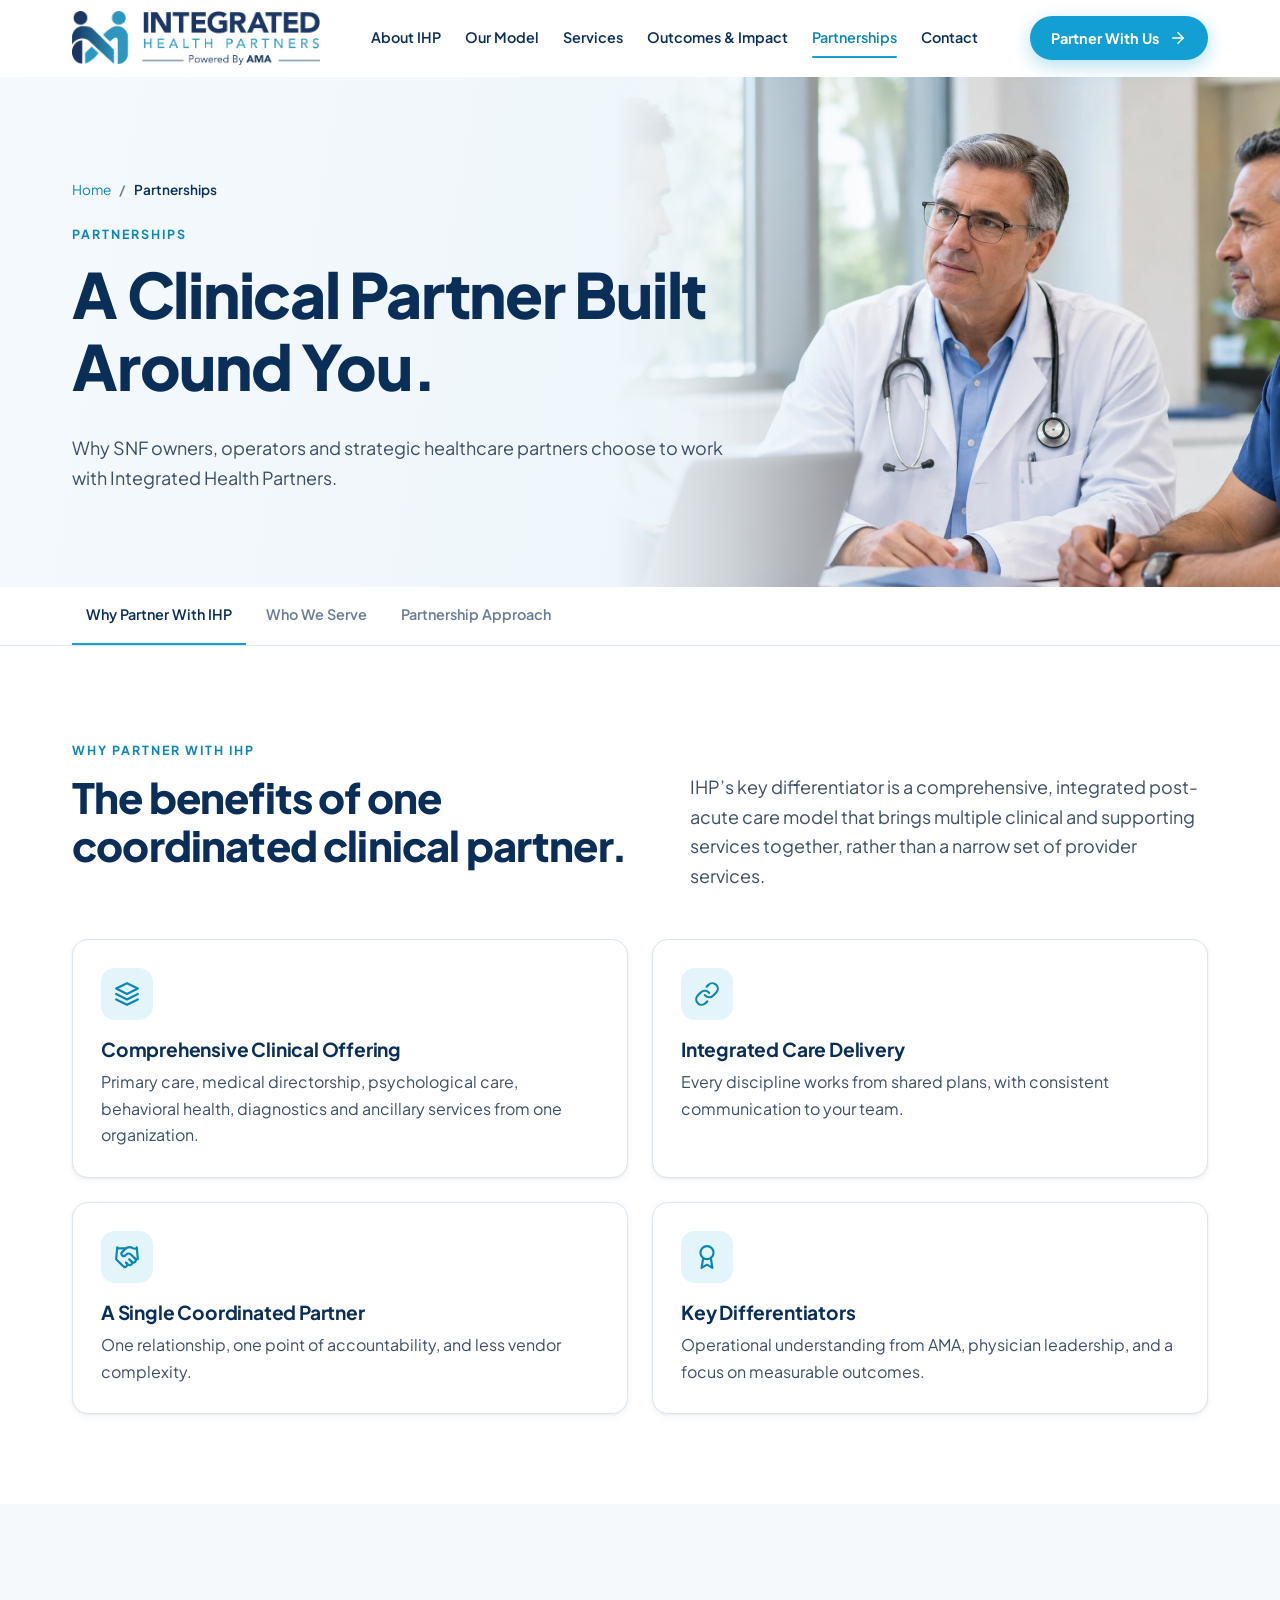
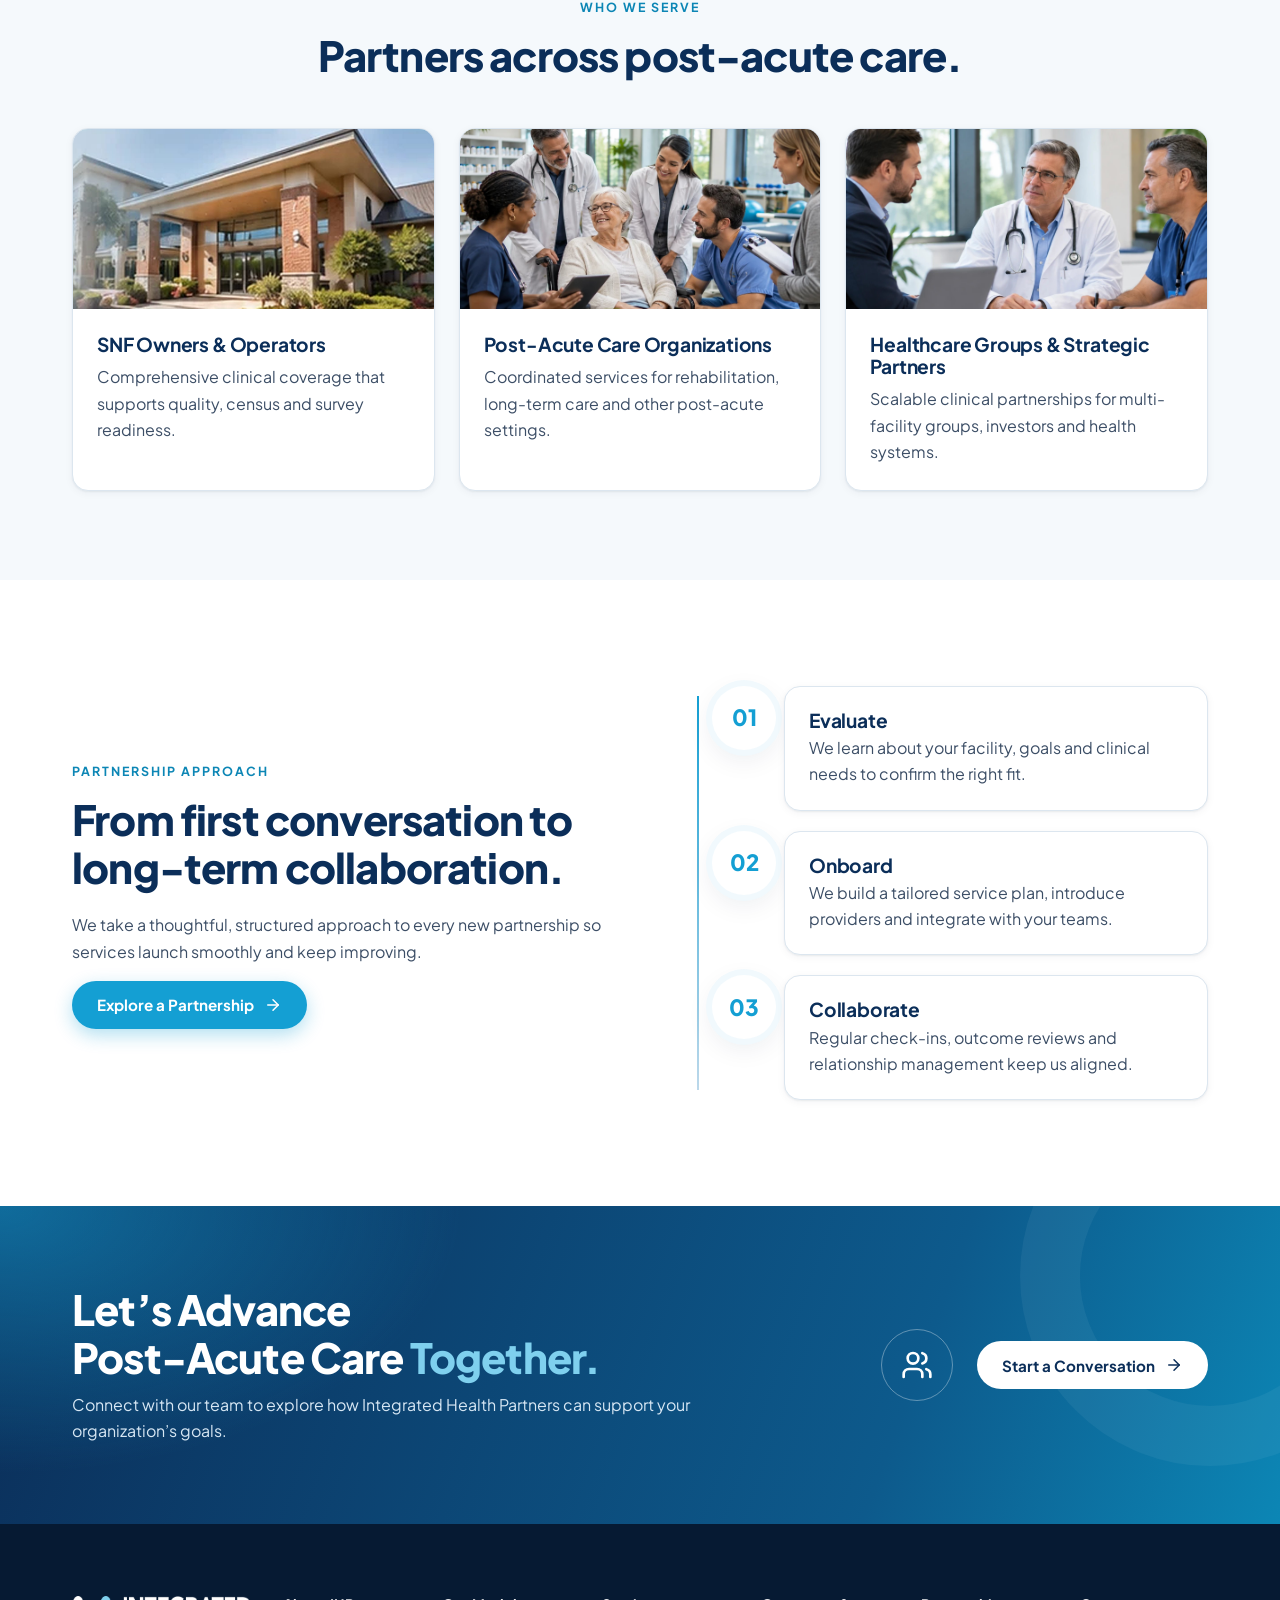
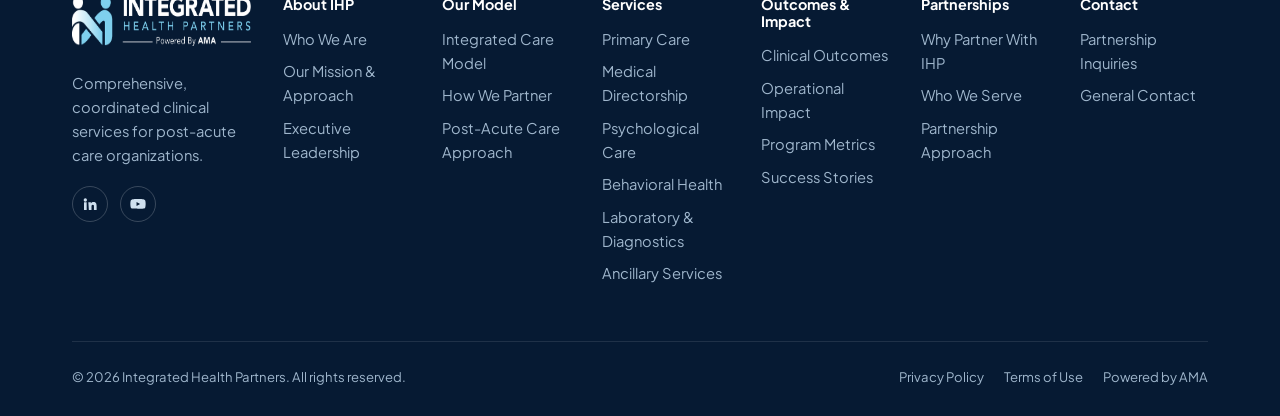
<file: partnerships.html>
<!doctype html>
<html lang="en" class="no-js">
<head>
  <meta charset="utf-8">
  <meta name="viewport" content="width=device-width, initial-scale=1">
  <title>Partnerships | Integrated Health Partners</title>
  <meta name="description" content="Why skilled nursing owners, operators and strategic partners work with Integrated Health Partners.">
  <meta name="theme-color" content="#0b2e59">
  <meta property="og:title" content="Partnerships | Integrated Health Partners">
  <meta property="og:description" content="Why skilled nursing owners, operators and strategic partners work with Integrated Health Partners.">
  <meta property="og:type" content="website">
  <meta property="og:site_name" content="Integrated Health Partners">
  <meta property="og:url" content="https://snf-provider-site.vercel.app/partnerships.html">
  <meta property="og:image" content="https://snf-provider-site.vercel.app/assets/img/og-image.jpg">
  <meta property="og:image:secure_url" content="https://snf-provider-site.vercel.app/assets/img/og-image.jpg">
  <meta property="og:image:type" content="image/jpeg">
  <meta property="og:image:width" content="1200">
  <meta property="og:image:height" content="630">
  <meta property="og:image:alt" content="Integrated Health Partners: A Higher Standard for Post-Acute Care">
  <meta name="twitter:card" content="summary_large_image">
  <meta name="twitter:title" content="Partnerships | Integrated Health Partners">
  <meta name="twitter:description" content="Why skilled nursing owners, operators and strategic partners work with Integrated Health Partners.">
  <meta name="twitter:image" content="https://snf-provider-site.vercel.app/assets/img/og-image.jpg">
  <link rel="canonical" href="https://snf-provider-site.vercel.app/partnerships.html">
  <link rel="icon" href="assets/img/favicon.png" type="image/png">
  <link rel="apple-touch-icon" href="assets/img/apple-touch-icon.png">
  <link rel="preconnect" href="https://fonts.googleapis.com">
  <link rel="preconnect" href="https://fonts.gstatic.com" crossorigin>
  <link href="https://fonts.googleapis.com/css2?family=Plus+Jakarta+Sans:ital,wght@0,400;0,500;0,600;0,700;0,800;1,400&amp;display=swap" rel="stylesheet">
  <link rel="stylesheet" href="assets/css/styles.css">
</head>
<body>
<a class="skip-link" href="#main">Skip to content</a>
<header class="site-header">
  <div class="container header-inner">
    <a class="brand" href="index.html"><img src="assets/img/ihp-logo.png" width="248" height="54" alt="Integrated Health Partners, Powered by AMA"></a>
    <nav class="primary-nav" id="primary-nav" aria-label="Primary">
      <ul>
        <li class="has-dropdown"><a class="nav-link" href="about.html">About IHP</a><ul class="dropdown"><li><a href="about.html#who-we-are">Who We Are</a></li><li><a href="about.html#mission">Our Mission &amp; Approach</a></li><li><a href="about.html#leadership">Executive Leadership</a></li></ul></li><li class="has-dropdown"><a class="nav-link" href="our-model.html">Our Model</a><ul class="dropdown"><li><a href="our-model.html#integrated-care-model">Integrated Care Model</a></li><li><a href="our-model.html#how-we-partner">How We Partner</a></li><li><a href="our-model.html#post-acute-approach">Post-Acute Care Approach</a></li></ul></li><li class="has-dropdown"><a class="nav-link" href="services.html">Services</a><ul class="dropdown"><li><a href="services.html#primary-care">Primary Care</a></li><li><a href="services.html#medical-directorship">Medical Directorship</a></li><li><a href="services.html#psychological-care">Psychological Care</a></li><li><a href="services.html#behavioral-health">Behavioral Health</a></li><li><a href="services.html#lab-diagnostics">Laboratory &amp; Diagnostics</a></li><li><a href="services.html#ancillary-services">Ancillary Services</a></li></ul></li><li class="has-dropdown"><a class="nav-link" href="outcomes.html">Outcomes &amp; Impact</a><ul class="dropdown"><li><a href="outcomes.html#clinical-outcomes">Clinical Outcomes</a></li><li><a href="outcomes.html#operational-impact">Operational Impact</a></li><li><a href="outcomes.html#program-metrics">Program Metrics</a></li><li><a href="outcomes.html#success-stories">Success Stories</a></li></ul></li><li class="has-dropdown"><a class="nav-link" href="partnerships.html" aria-current="page">Partnerships</a><ul class="dropdown"><li><a href="partnerships.html#why-partner">Why Partner With IHP</a></li><li><a href="partnerships.html#who-we-serve">Who We Serve</a></li><li><a href="partnerships.html#partnership-approach">Partnership Approach</a></li></ul></li><li class="has-dropdown"><a class="nav-link" href="contact.html">Contact</a><ul class="dropdown"><li><a href="contact.html#partnership-inquiries">Partnership Inquiries</a></li><li><a href="contact.html#general-contact">General Contact</a></li></ul></li>
      </ul>
      <div class="mobile-cta"><a class="btn btn--primary" href="contact.html#partnership-inquiries">Partner With Us <svg viewBox="0 0 24 24" fill="none" stroke="currentColor" stroke-width="2" stroke-linecap="round" stroke-linejoin="round" aria-hidden="true"><path d="M5 12h14"/><path d="m12 5 7 7-7 7"/></svg></a></div>
    </nav>
    <div class="header-cta">
      <a class="btn btn--primary" href="contact.html#partnership-inquiries">Partner With Us <svg viewBox="0 0 24 24" fill="none" stroke="currentColor" stroke-width="2" stroke-linecap="round" stroke-linejoin="round" aria-hidden="true"><path d="M5 12h14"/><path d="m12 5 7 7-7 7"/></svg></a>
      <button class="nav-toggle" type="button" aria-controls="primary-nav" aria-expanded="false" aria-label="Open menu">
        <span class="icon-open"><svg viewBox="0 0 24 24" fill="none" stroke="currentColor" stroke-width="2" stroke-linecap="round" stroke-linejoin="round" aria-hidden="true"><path d="M4 6h16M4 12h16M4 18h16"/></svg></span><span class="icon-close" style="display:none"><svg viewBox="0 0 24 24" fill="none" stroke="currentColor" stroke-width="2" stroke-linecap="round" stroke-linejoin="round" aria-hidden="true"><path d="M18 6 6 18M6 6l12 12"/></svg></span>
      </button>
    </div>
  </div>
</header>
<main id="main">
<section class="page-hero page-hero--photo">
  <div class="page-hero__photo" aria-hidden="true"><img src="assets/img/photos/step-understand.jpg" alt="" style="object-position:55% 30%"></div>
  <div class="container">
    <ol class="breadcrumbs" aria-label="Breadcrumb"><li><a href="index.html">Home</a></li><li aria-current="page">Partnerships</li></ol>
    <span class="eyebrow">Partnerships</span>
    <h1>A Clinical Partner Built Around You.</h1>
    <p class="lead">Why SNF owners, operators and strategic healthcare partners choose to work with Integrated Health Partners.</p>
  </div>
</section>
<nav class="subnav" aria-label="On this page"><div class="container"><ul><li><a href="#why-partner">Why Partner With IHP</a></li><li><a href="#who-we-serve">Who We Serve</a></li><li><a href="#partnership-approach">Partnership Approach</a></li></ul></div></nav>
<section class="section" id="why-partner" aria-labelledby="wp">
  <div class="container">
    <div class="split-head reveal">
      <div><span class="eyebrow">Why Partner With IHP</span><h2 id="wp">The benefits of one coordinated clinical partner.</h2></div>
      <p class="lead">IHP’s key differentiator is a comprehensive, integrated post-acute care model that brings multiple clinical and supporting services together, rather than a narrow set of provider services.</p>
    </div>
    <div class="grid grid-2">
      <div class="card reveal reveal-d1"><div class="icon-badge"><svg viewBox="0 0 24 24" fill="none" stroke="currentColor" stroke-width="2" stroke-linecap="round" stroke-linejoin="round" aria-hidden="true"><path d="m12 2 10 5-10 5L2 7z"/><path d="m2 17 10 5 10-5"/><path d="m2 12 10 5 10-5"/></svg></div><h3>Comprehensive Clinical Offering</h3><p>Primary care, medical directorship, psychological care, behavioral health, diagnostics and ancillary services from one organization.</p></div>
      <div class="card reveal reveal-d2"><div class="icon-badge"><svg viewBox="0 0 24 24" fill="none" stroke="currentColor" stroke-width="2" stroke-linecap="round" stroke-linejoin="round" aria-hidden="true"><path d="M10 13a5 5 0 0 0 7.54.54l3-3a5 5 0 0 0-7.07-7.07l-1.72 1.71"/><path d="M14 11a5 5 0 0 0-7.54-.54l-3 3a5 5 0 0 0 7.07 7.07l1.71-1.71"/></svg></div><h3>Integrated Care Delivery</h3><p>Every discipline works from shared plans, with consistent communication to your team.</p></div>
      <div class="card reveal reveal-d1"><div class="icon-badge"><svg viewBox="0 0 24 24" fill="none" stroke="currentColor" stroke-width="2" stroke-linecap="round" stroke-linejoin="round" aria-hidden="true"><path d="m11 17 2 2a1 1 0 1 0 3-3"/><path d="m14 14 2.5 2.5a1 1 0 1 0 3-3l-3.88-3.88a3 3 0 0 0-4.24 0l-.88.88a1 1 0 1 1-3-3l2.81-2.81a5.79 5.79 0 0 1 7.06-.87l.47.28a2 2 0 0 0 1.42.25L21 4"/><path d="m21 3 1 11h-2"/><path d="M3 3 2 14l6.5 6.5a1 1 0 1 0 3-3"/><path d="M3 4h8"/></svg></div><h3>A Single Coordinated Partner</h3><p>One relationship, one point of accountability, and less vendor complexity.</p></div>
      <div class="card reveal reveal-d2"><div class="icon-badge"><svg viewBox="0 0 24 24" fill="none" stroke="currentColor" stroke-width="2" stroke-linecap="round" stroke-linejoin="round" aria-hidden="true"><circle cx="12" cy="8" r="6"/><path d="M15.48 12.89 17 22l-5-3-5 3 1.52-9.11"/></svg></div><h3>Key Differentiators</h3><p>Operational understanding from AMA, physician leadership, and a focus on measurable outcomes.</p></div>
    </div>
  </div>
</section>

<section class="section section--tint" id="who-we-serve" aria-labelledby="wws">
  <div class="container">
    <div class="section-head section-head--center reveal">
      <span class="eyebrow">Who We Serve</span>
      <h2 id="wws">Partners across post-acute care.</h2>
    </div>
    <div class="grid grid-3">
      <article class="card audience reveal reveal-d1"><div class="photo-frame "><img class="photo" src="assets/img/photos/facility-exterior.jpg" alt="Skilled nursing facility" loading="lazy"></div><div class="audience-body"><h3>SNF Owners &amp; Operators</h3><p>Comprehensive clinical coverage that supports quality, census and survey readiness.</p></div></article>
      <article class="card audience reveal reveal-d2"><div class="photo-frame "><img class="photo" src="assets/img/photos/step-integrate.jpg" alt="Post-acute care team" loading="lazy"></div><div class="audience-body"><h3>Post-Acute Care Organizations</h3><p>Coordinated services for rehabilitation, long-term care and other post-acute settings.</p></div></article>
      <article class="card audience reveal reveal-d3"><div class="photo-frame "><img class="photo" src="assets/img/photos/step-understand.jpg" alt="Healthcare executives meeting" loading="lazy"></div><div class="audience-body"><h3>Healthcare Groups &amp; Strategic Partners</h3><p>Scalable clinical partnerships for multi-facility groups, investors and health systems.</p></div></article>
    </div>
  </div>
</section>

<section class="section" id="partnership-approach" aria-labelledby="pa">
  <div class="container feature-row">
    <div class="reveal">
      <span class="eyebrow">Partnership Approach</span>
      <h2 id="pa">From first conversation to long-term collaboration.</h2>
      <p>We take a thoughtful, structured approach to every new partnership so services launch smoothly and keep improving.</p>
      <a class="btn btn--primary" href="contact.html#partnership-inquiries">Explore a Partnership <svg viewBox="0 0 24 24" fill="none" stroke="currentColor" stroke-width="2" stroke-linecap="round" stroke-linejoin="round" aria-hidden="true"><path d="M5 12h14"/><path d="m12 5 7 7-7 7"/></svg></a>
    </div>
    <ol class="timeline">
      <li class="reveal reveal-d1"><span class="step-num">01</span><div class="card"><h3>Evaluate</h3><p>We learn about your facility, goals and clinical needs to confirm the right fit.</p></div></li>
      <li class="reveal reveal-d2"><span class="step-num">02</span><div class="card"><h3>Onboard</h3><p>We build a tailored service plan, introduce providers and integrate with your teams.</p></div></li>
      <li class="reveal reveal-d3"><span class="step-num">03</span><div class="card"><h3>Collaborate</h3><p>Regular check-ins, outcome reviews and relationship management keep us aligned.</p></div></li>
    </ol>
  </div>
</section>
<section class="cta-band" aria-labelledby="cta-title">
  <div class="container cta-inner">
    <div class="reveal">
      <h2 id="cta-title">Let’s Advance <br>Post-Acute Care <span class="accent" style="color:var(--teal-300)">Together.</span></h2>
      <p>Connect with our team to explore how Integrated Health Partners can support your organization’s goals.</p>
    </div>
    <div class="cta-actions reveal reveal-d2">
      <span class="cta-icon"><svg viewBox="0 0 24 24" fill="none" stroke="currentColor" stroke-width="2" stroke-linecap="round" stroke-linejoin="round" aria-hidden="true"><path d="M16 21v-2a4 4 0 0 0-4-4H6a4 4 0 0 0-4 4v2"/><circle cx="9" cy="7" r="4"/><path d="M22 21v-2a4 4 0 0 0-3-3.87"/><path d="M16 3.13a4 4 0 0 1 0 7.75"/></svg></span>
      <a class="btn btn--white" href="contact.html#partnership-inquiries">Start a Conversation <svg viewBox="0 0 24 24" fill="none" stroke="currentColor" stroke-width="2" stroke-linecap="round" stroke-linejoin="round" aria-hidden="true"><path d="M5 12h14"/><path d="m12 5 7 7-7 7"/></svg></a>
    </div>
  </div>
</section>
</main>
<footer class="site-footer">
  <div class="container">
    <div class="footer-grid">
      <div class="footer-about">
        <a class="brand" href="index.html"><img src="assets/img/ihp-logo-white.png" width="248" height="54" alt="Integrated Health Partners, Powered by AMA"></a>
        <p>Comprehensive, coordinated clinical services for post-acute care organizations.</p>
        <div class="socials">
          <a href="#" aria-label="LinkedIn"><svg viewBox="0 0 24 24" aria-hidden="true"><path fill="currentColor" d="M4.98 3.5a2.5 2.5 0 1 1 0 5 2.5 2.5 0 0 1 0-5zM3 9.5h4V21H3zM9.5 9.5h3.8v1.6h.05c.53-1 1.84-2.05 3.78-2.05 4.04 0 4.79 2.66 4.79 6.12V21h-4v-5.1c0-1.22-.02-2.78-1.7-2.78-1.7 0-1.96 1.33-1.96 2.7V21h-4z"/></svg></a>
          <a href="#" aria-label="YouTube"><svg viewBox="0 0 24 24" aria-hidden="true"><path fill="currentColor" d="M23 7.2a3 3 0 0 0-2.1-2.1C19 4.6 12 4.6 12 4.6s-7 0-8.9.5A3 3 0 0 0 1 7.2 31 31 0 0 0 .5 12a31 31 0 0 0 .5 4.8 3 3 0 0 0 2.1 2.1c1.9.5 8.9.5 8.9.5s7 0 8.9-.5a3 3 0 0 0 2.1-2.1 31 31 0 0 0 .5-4.8 31 31 0 0 0-.5-4.8zM9.8 15.1V8.9l5.4 3.1z"/></svg></a>
        </div>
      </div>
      <div class="footer-col"><h4>About IHP</h4><ul><li><a href="about.html#who-we-are">Who We Are</a></li><li><a href="about.html#mission">Our Mission &amp; Approach</a></li><li><a href="about.html#leadership">Executive Leadership</a></li></ul></div><div class="footer-col"><h4>Our Model</h4><ul><li><a href="our-model.html#integrated-care-model">Integrated Care Model</a></li><li><a href="our-model.html#how-we-partner">How We Partner</a></li><li><a href="our-model.html#post-acute-approach">Post-Acute Care Approach</a></li></ul></div><div class="footer-col"><h4>Services</h4><ul><li><a href="services.html#primary-care">Primary Care</a></li><li><a href="services.html#medical-directorship">Medical Directorship</a></li><li><a href="services.html#psychological-care">Psychological Care</a></li><li><a href="services.html#behavioral-health">Behavioral Health</a></li><li><a href="services.html#lab-diagnostics">Laboratory &amp; Diagnostics</a></li><li><a href="services.html#ancillary-services">Ancillary Services</a></li></ul></div><div class="footer-col"><h4>Outcomes &amp; Impact</h4><ul><li><a href="outcomes.html#clinical-outcomes">Clinical Outcomes</a></li><li><a href="outcomes.html#operational-impact">Operational Impact</a></li><li><a href="outcomes.html#program-metrics">Program Metrics</a></li><li><a href="outcomes.html#success-stories">Success Stories</a></li></ul></div><div class="footer-col"><h4>Partnerships</h4><ul><li><a href="partnerships.html#why-partner">Why Partner With IHP</a></li><li><a href="partnerships.html#who-we-serve">Who We Serve</a></li><li><a href="partnerships.html#partnership-approach">Partnership Approach</a></li></ul></div><div class="footer-col"><h4>Contact</h4><ul><li><a href="contact.html#partnership-inquiries">Partnership Inquiries</a></li><li><a href="contact.html#general-contact">General Contact</a></li></ul></div>
    </div>
    <div class="footer-bottom">
      <span>&copy; <span data-year>2026</span> Integrated Health Partners. All rights reserved.</span>
      <ul>
        <li><a href="#" aria-disabled="true">Privacy Policy</a></li>
        <li><a href="#" aria-disabled="true">Terms of Use</a></li>
        <li><span>Powered by AMA</span></li>
      </ul>
    </div>
  </div>
</footer>
<script src="assets/js/main.js"></script>
</body>
</html>
</file>
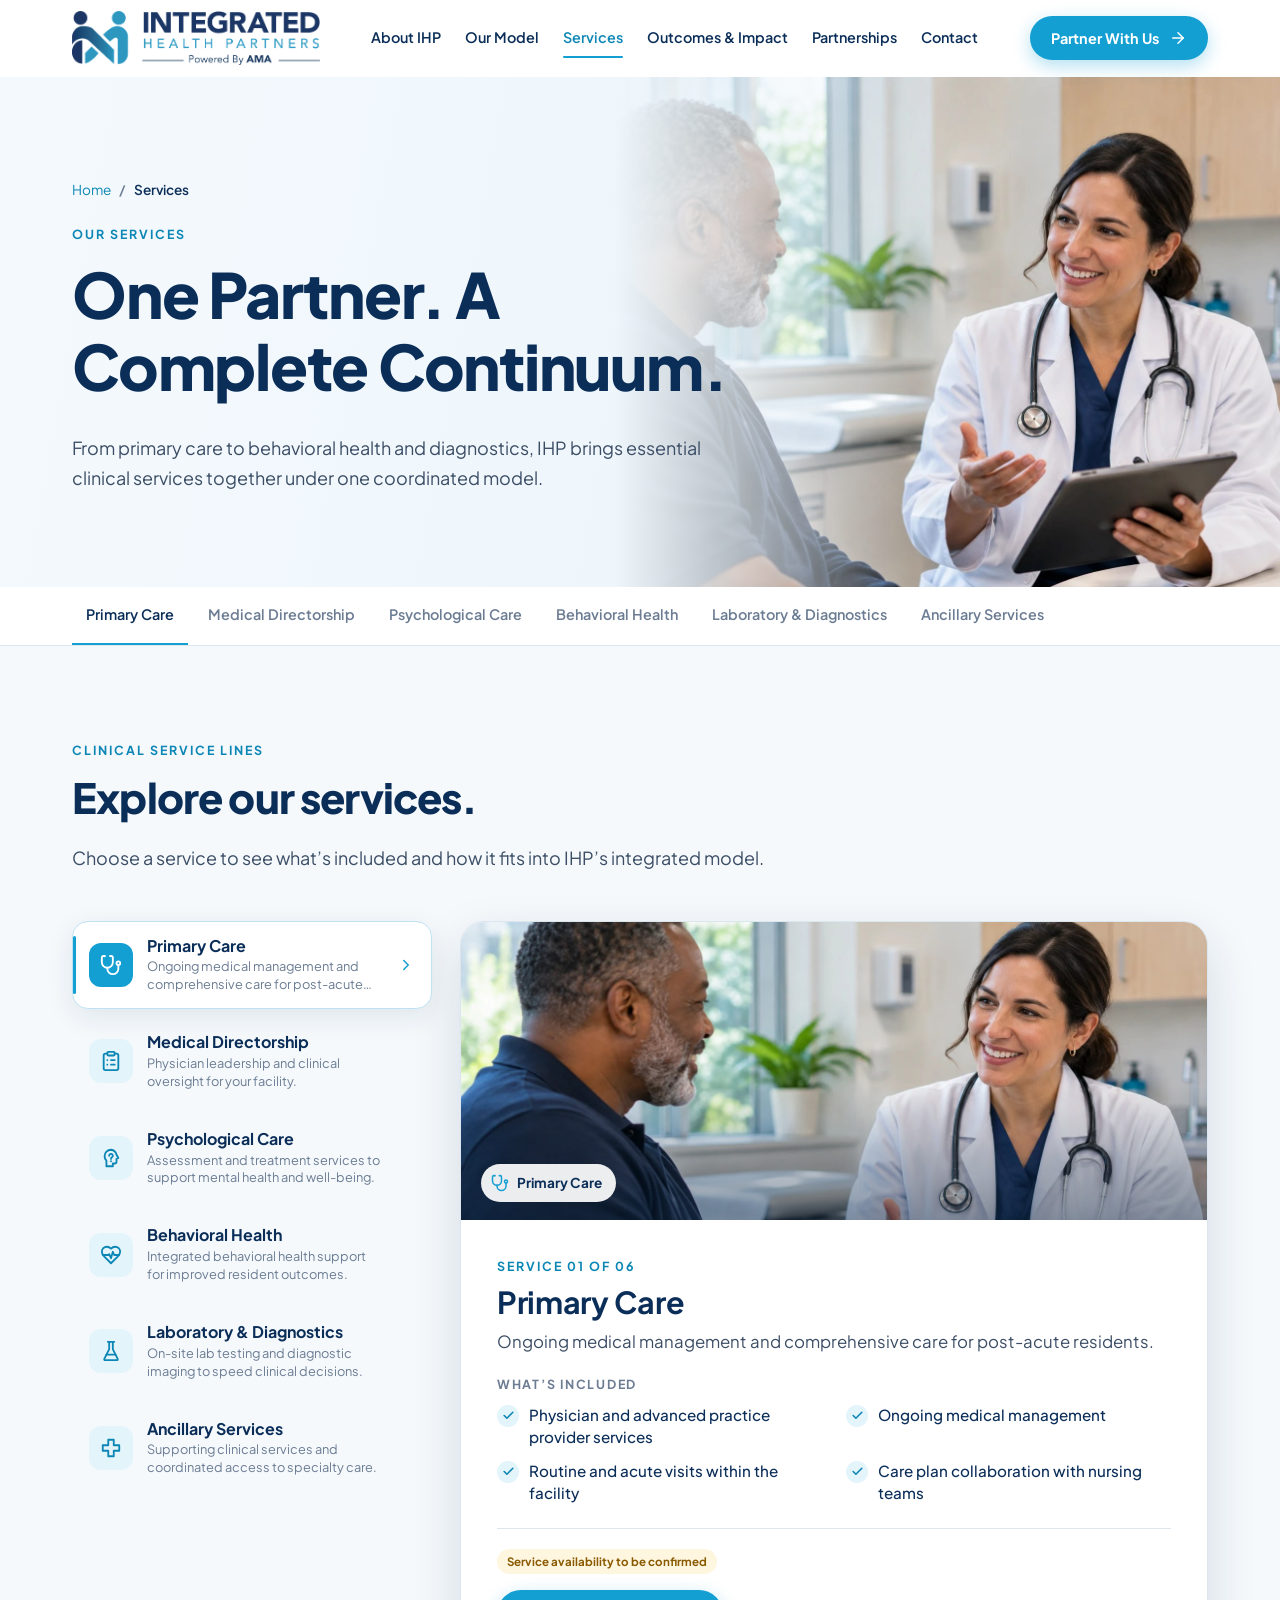
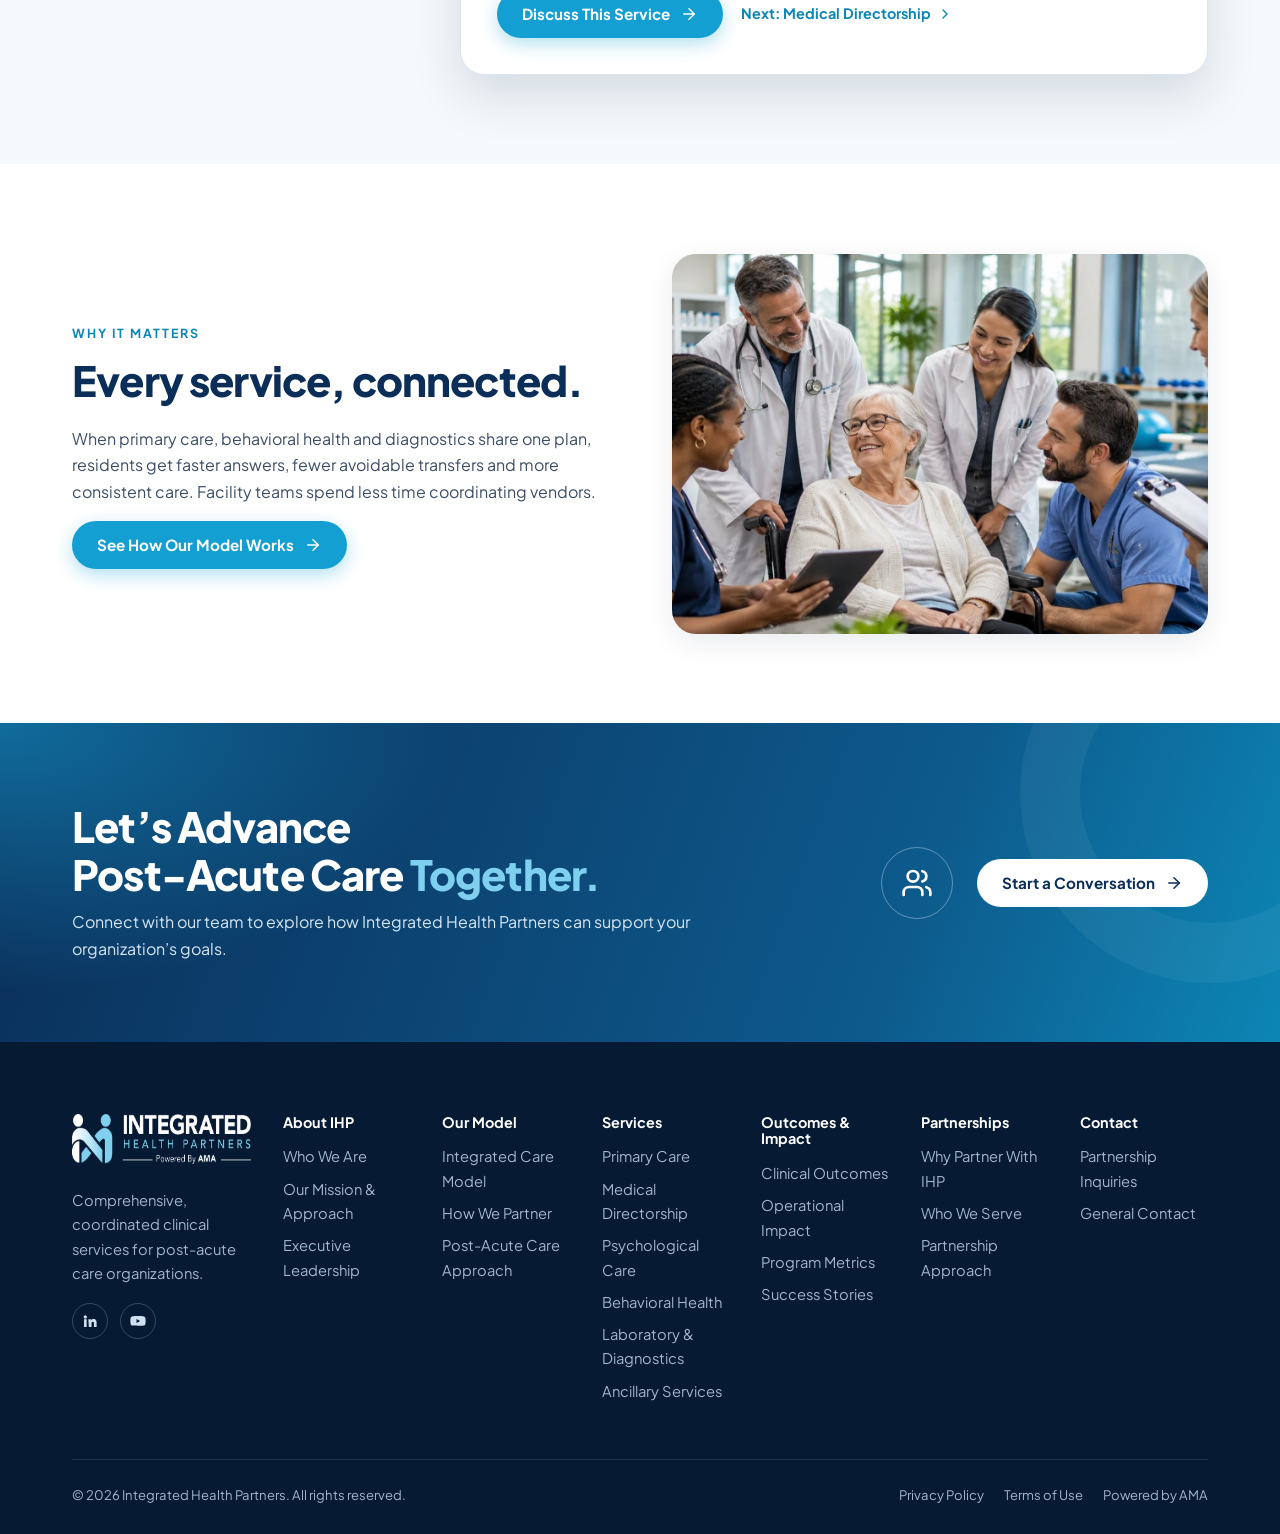
<file: services.html>
<!doctype html>
<html lang="en" class="no-js">
<head>
  <meta charset="utf-8">
  <meta name="viewport" content="width=device-width, initial-scale=1">
  <title>Services | Integrated Health Partners</title>
  <meta name="description" content="IHP clinical services: primary care, medical directorship, psychological care, behavioral health, laboratory and diagnostics, and ancillary services.">
  <meta name="theme-color" content="#0b2e59">
  <meta property="og:title" content="Services | Integrated Health Partners">
  <meta property="og:description" content="IHP clinical services: primary care, medical directorship, psychological care, behavioral health, laboratory and diagnostics, and ancillary services.">
  <meta property="og:type" content="website">
  <meta property="og:site_name" content="Integrated Health Partners">
  <meta property="og:url" content="https://snf-provider-site.vercel.app/services.html">
  <meta property="og:image" content="https://snf-provider-site.vercel.app/assets/img/og-image.jpg">
  <meta property="og:image:secure_url" content="https://snf-provider-site.vercel.app/assets/img/og-image.jpg">
  <meta property="og:image:type" content="image/jpeg">
  <meta property="og:image:width" content="1200">
  <meta property="og:image:height" content="630">
  <meta property="og:image:alt" content="Integrated Health Partners: A Higher Standard for Post-Acute Care">
  <meta name="twitter:card" content="summary_large_image">
  <meta name="twitter:title" content="Services | Integrated Health Partners">
  <meta name="twitter:description" content="IHP clinical services: primary care, medical directorship, psychological care, behavioral health, laboratory and diagnostics, and ancillary services.">
  <meta name="twitter:image" content="https://snf-provider-site.vercel.app/assets/img/og-image.jpg">
  <link rel="canonical" href="https://snf-provider-site.vercel.app/services.html">
  <link rel="icon" href="assets/img/favicon.png" type="image/png">
  <link rel="apple-touch-icon" href="assets/img/apple-touch-icon.png">
  <link rel="preconnect" href="https://fonts.googleapis.com">
  <link rel="preconnect" href="https://fonts.gstatic.com" crossorigin>
  <link href="https://fonts.googleapis.com/css2?family=Plus+Jakarta+Sans:ital,wght@0,400;0,500;0,600;0,700;0,800;1,400&amp;display=swap" rel="stylesheet">
  <link rel="stylesheet" href="assets/css/styles.css">
</head>
<body>
<a class="skip-link" href="#main">Skip to content</a>
<header class="site-header">
  <div class="container header-inner">
    <a class="brand" href="index.html"><img src="assets/img/ihp-logo.png" width="248" height="54" alt="Integrated Health Partners, Powered by AMA"></a>
    <nav class="primary-nav" id="primary-nav" aria-label="Primary">
      <ul>
        <li class="has-dropdown"><a class="nav-link" href="about.html">About IHP</a><ul class="dropdown"><li><a href="about.html#who-we-are">Who We Are</a></li><li><a href="about.html#mission">Our Mission &amp; Approach</a></li><li><a href="about.html#leadership">Executive Leadership</a></li></ul></li><li class="has-dropdown"><a class="nav-link" href="our-model.html">Our Model</a><ul class="dropdown"><li><a href="our-model.html#integrated-care-model">Integrated Care Model</a></li><li><a href="our-model.html#how-we-partner">How We Partner</a></li><li><a href="our-model.html#post-acute-approach">Post-Acute Care Approach</a></li></ul></li><li class="has-dropdown"><a class="nav-link" href="services.html" aria-current="page">Services</a><ul class="dropdown"><li><a href="services.html#primary-care">Primary Care</a></li><li><a href="services.html#medical-directorship">Medical Directorship</a></li><li><a href="services.html#psychological-care">Psychological Care</a></li><li><a href="services.html#behavioral-health">Behavioral Health</a></li><li><a href="services.html#lab-diagnostics">Laboratory &amp; Diagnostics</a></li><li><a href="services.html#ancillary-services">Ancillary Services</a></li></ul></li><li class="has-dropdown"><a class="nav-link" href="outcomes.html">Outcomes &amp; Impact</a><ul class="dropdown"><li><a href="outcomes.html#clinical-outcomes">Clinical Outcomes</a></li><li><a href="outcomes.html#operational-impact">Operational Impact</a></li><li><a href="outcomes.html#program-metrics">Program Metrics</a></li><li><a href="outcomes.html#success-stories">Success Stories</a></li></ul></li><li class="has-dropdown"><a class="nav-link" href="partnerships.html">Partnerships</a><ul class="dropdown"><li><a href="partnerships.html#why-partner">Why Partner With IHP</a></li><li><a href="partnerships.html#who-we-serve">Who We Serve</a></li><li><a href="partnerships.html#partnership-approach">Partnership Approach</a></li></ul></li><li class="has-dropdown"><a class="nav-link" href="contact.html">Contact</a><ul class="dropdown"><li><a href="contact.html#partnership-inquiries">Partnership Inquiries</a></li><li><a href="contact.html#general-contact">General Contact</a></li></ul></li>
      </ul>
      <div class="mobile-cta"><a class="btn btn--primary" href="contact.html#partnership-inquiries">Partner With Us <svg viewBox="0 0 24 24" fill="none" stroke="currentColor" stroke-width="2" stroke-linecap="round" stroke-linejoin="round" aria-hidden="true"><path d="M5 12h14"/><path d="m12 5 7 7-7 7"/></svg></a></div>
    </nav>
    <div class="header-cta">
      <a class="btn btn--primary" href="contact.html#partnership-inquiries">Partner With Us <svg viewBox="0 0 24 24" fill="none" stroke="currentColor" stroke-width="2" stroke-linecap="round" stroke-linejoin="round" aria-hidden="true"><path d="M5 12h14"/><path d="m12 5 7 7-7 7"/></svg></a>
      <button class="nav-toggle" type="button" aria-controls="primary-nav" aria-expanded="false" aria-label="Open menu">
        <span class="icon-open"><svg viewBox="0 0 24 24" fill="none" stroke="currentColor" stroke-width="2" stroke-linecap="round" stroke-linejoin="round" aria-hidden="true"><path d="M4 6h16M4 12h16M4 18h16"/></svg></span><span class="icon-close" style="display:none"><svg viewBox="0 0 24 24" fill="none" stroke="currentColor" stroke-width="2" stroke-linecap="round" stroke-linejoin="round" aria-hidden="true"><path d="M18 6 6 18M6 6l12 12"/></svg></span>
      </button>
    </div>
  </div>
</header>
<main id="main">
<section class="page-hero page-hero--photo">
  <div class="page-hero__photo" aria-hidden="true"><img src="assets/img/photos/svc-primary-care.jpg" alt="" style="object-position:88% 30%"></div>
  <div class="container">
    <ol class="breadcrumbs" aria-label="Breadcrumb"><li><a href="index.html">Home</a></li><li aria-current="page">Services</li></ol>
    <span class="eyebrow">Our Services</span>
    <h1>One Partner. A Complete Continuum.</h1>
    <p class="lead">From primary care to behavioral health and diagnostics, IHP brings essential clinical services together under one coordinated model.</p>
  </div>
</section>
<nav class="subnav" aria-label="On this page"><div class="container"><ul><li><a href="#primary-care">Primary Care</a></li><li><a href="#medical-directorship">Medical Directorship</a></li><li><a href="#psychological-care">Psychological Care</a></li><li><a href="#behavioral-health">Behavioral Health</a></li><li><a href="#lab-diagnostics">Laboratory &amp; Diagnostics</a></li><li><a href="#ancillary-services">Ancillary Services</a></li></ul></div></nav>
<section class="section section--tint" aria-labelledby="svc-title">
  <div class="container">
    <div class="section-head reveal">
      <span class="eyebrow">Clinical Service Lines</span>
      <h2 id="svc-title">Explore our services.</h2>
      <p class="lead">Choose a service to see what’s included and how it fits into IHP’s integrated model.</p>
    </div>
    <div class="svc-explorer reveal" data-svc-explorer>
      <div class="svc-tabs" role="tablist" aria-label="Clinical services" aria-orientation="vertical">
        <button class="svc-tab is-active" type="button" role="tab" id="tab-primary-care" aria-controls="primary-care" aria-selected="true" tabindex="0" data-target="primary-care">
          <span class="svc-tab__icon"><svg viewBox="0 0 24 24" fill="none" stroke="currentColor" stroke-width="2" stroke-linecap="round" stroke-linejoin="round" aria-hidden="true"><path d="M4.8 2.3A.3.3 0 1 0 5 2H4a2 2 0 0 0-2 2v5a6 6 0 0 0 12 0V4a2 2 0 0 0-2-2h-1a.2.2 0 1 0 .3.3"/><path d="M8 15v1a6 6 0 0 0 12 0v-4"/><circle cx="20" cy="10" r="2"/></svg></span>
          <span class="svc-tab__text"><strong>Primary Care</strong><small>Ongoing medical management and comprehensive care for post-acute residents.</small></span>
          <span class="svc-tab__arrow"><svg viewBox="0 0 24 24" fill="none" stroke="currentColor" stroke-width="2" stroke-linecap="round" stroke-linejoin="round" aria-hidden="true"><path d="m9 18 6-6-6-6"/></svg></span>
        </button>
        <button class="svc-tab" type="button" role="tab" id="tab-medical-directorship" aria-controls="medical-directorship" aria-selected="false" tabindex="-1" data-target="medical-directorship">
          <span class="svc-tab__icon"><svg viewBox="0 0 24 24" fill="none" stroke="currentColor" stroke-width="2" stroke-linecap="round" stroke-linejoin="round" aria-hidden="true"><rect width="8" height="4" x="8" y="2" rx="1"/><path d="M16 4h2a2 2 0 0 1 2 2v14a2 2 0 0 1-2 2H6a2 2 0 0 1-2-2V6a2 2 0 0 1 2-2h2"/><path d="M12 11h4"/><path d="M12 16h4"/><path d="M8 11h.01"/><path d="M8 16h.01"/></svg></span>
          <span class="svc-tab__text"><strong>Medical Directorship</strong><small>Physician leadership and clinical oversight for your facility.</small></span>
          <span class="svc-tab__arrow"><svg viewBox="0 0 24 24" fill="none" stroke="currentColor" stroke-width="2" stroke-linecap="round" stroke-linejoin="round" aria-hidden="true"><path d="m9 18 6-6-6-6"/></svg></span>
        </button>
        <button class="svc-tab" type="button" role="tab" id="tab-psychological-care" aria-controls="psychological-care" aria-selected="false" tabindex="-1" data-target="psychological-care">
          <span class="svc-tab__icon"><svg viewBox="0 0 24 24" fill="none" stroke="currentColor" stroke-width="2" stroke-linecap="round" stroke-linejoin="round" aria-hidden="true"><path d="M12 3a7 7 0 0 0-7 7c0 2 .8 3.7 2 4.9V21h7v-3h2a2 2 0 0 0 2-2v-3l2-1-2-3.6A7 7 0 0 0 12 3z"/><path d="M10 9.5a2 2 0 1 1 3 1.7c-.6.4-1 .9-1 1.6V13"/><path d="M12 15.5h.01"/></svg></span>
          <span class="svc-tab__text"><strong>Psychological Care</strong><small>Assessment and treatment services to support mental health and well-being.</small></span>
          <span class="svc-tab__arrow"><svg viewBox="0 0 24 24" fill="none" stroke="currentColor" stroke-width="2" stroke-linecap="round" stroke-linejoin="round" aria-hidden="true"><path d="m9 18 6-6-6-6"/></svg></span>
        </button>
        <button class="svc-tab" type="button" role="tab" id="tab-behavioral-health" aria-controls="behavioral-health" aria-selected="false" tabindex="-1" data-target="behavioral-health">
          <span class="svc-tab__icon"><svg viewBox="0 0 24 24" fill="none" stroke="currentColor" stroke-width="2" stroke-linecap="round" stroke-linejoin="round" aria-hidden="true"><path d="M19 14c1.49-1.46 3-3.21 3-5.5A5.5 5.5 0 0 0 16.5 3c-1.76 0-3 .5-4.5 2-1.5-1.5-2.74-2-4.5-2A5.5 5.5 0 0 0 2 8.5c0 2.3 1.5 4.05 3 5.5l7 7Z"/><path d="M3.22 12H9.5l.5-1 2 4.5 2-7 1.5 3.5h5.27"/></svg></span>
          <span class="svc-tab__text"><strong>Behavioral Health</strong><small>Integrated behavioral health support for improved resident outcomes.</small></span>
          <span class="svc-tab__arrow"><svg viewBox="0 0 24 24" fill="none" stroke="currentColor" stroke-width="2" stroke-linecap="round" stroke-linejoin="round" aria-hidden="true"><path d="m9 18 6-6-6-6"/></svg></span>
        </button>
        <button class="svc-tab" type="button" role="tab" id="tab-lab-diagnostics" aria-controls="lab-diagnostics" aria-selected="false" tabindex="-1" data-target="lab-diagnostics">
          <span class="svc-tab__icon"><svg viewBox="0 0 24 24" fill="none" stroke="currentColor" stroke-width="2" stroke-linecap="round" stroke-linejoin="round" aria-hidden="true"><path d="M10 2v7.53a2 2 0 0 1-.21.9L4.72 20.55a1 1 0 0 0 .9 1.45h12.76a1 1 0 0 0 .9-1.45l-5.07-10.13A2 2 0 0 1 14 9.53V2"/><path d="M8.5 2h7"/><path d="M7 16h10"/></svg></span>
          <span class="svc-tab__text"><strong>Laboratory &amp; Diagnostics</strong><small>On-site lab testing and diagnostic imaging to speed clinical decisions.</small></span>
          <span class="svc-tab__arrow"><svg viewBox="0 0 24 24" fill="none" stroke="currentColor" stroke-width="2" stroke-linecap="round" stroke-linejoin="round" aria-hidden="true"><path d="m9 18 6-6-6-6"/></svg></span>
        </button>
        <button class="svc-tab" type="button" role="tab" id="tab-ancillary-services" aria-controls="ancillary-services" aria-selected="false" tabindex="-1" data-target="ancillary-services">
          <span class="svc-tab__icon"><svg viewBox="0 0 24 24" fill="none" stroke="currentColor" stroke-width="2" stroke-linecap="round" stroke-linejoin="round" aria-hidden="true"><path d="M9 3h6v6h6v6h-6v6H9v-6H3V9h6z"/></svg></span>
          <span class="svc-tab__text"><strong>Ancillary Services</strong><small>Supporting clinical services and coordinated access to specialty care.</small></span>
          <span class="svc-tab__arrow"><svg viewBox="0 0 24 24" fill="none" stroke="currentColor" stroke-width="2" stroke-linecap="round" stroke-linejoin="round" aria-hidden="true"><path d="m9 18 6-6-6-6"/></svg></span>
        </button>
      </div>
      <div class="svc-stage">
        <article class="svc-pane is-active" id="primary-care" role="tabpanel" aria-labelledby="tab-primary-care">
          <div class="svc-pane__media">
            <img src="assets/img/photos/svc-primary-care.jpg" alt="Physician visiting a resident" loading="lazy">
            <span class="svc-pane__badge"><svg viewBox="0 0 24 24" fill="none" stroke="currentColor" stroke-width="2" stroke-linecap="round" stroke-linejoin="round" aria-hidden="true"><path d="M4.8 2.3A.3.3 0 1 0 5 2H4a2 2 0 0 0-2 2v5a6 6 0 0 0 12 0V4a2 2 0 0 0-2-2h-1a.2.2 0 1 0 .3.3"/><path d="M8 15v1a6 6 0 0 0 12 0v-4"/><circle cx="20" cy="10" r="2"/></svg>Primary Care</span>
          </div>
          <div class="svc-pane__body">
            <span class="eyebrow">Service 01 of 06</span>
            <h3>Primary Care</h3>
            <p class="svc-pane__lead">Ongoing medical management and comprehensive care for post-acute residents.</p>
            <h4>What’s included</h4>
            <ul class="svc-pane__list"><li><span class="tick"><svg viewBox="0 0 24 24" fill="none" stroke="currentColor" stroke-width="2" stroke-linecap="round" stroke-linejoin="round" aria-hidden="true"><path d="M20 6 9 17l-5-5"/></svg></span>Physician and advanced practice provider services</li><li><span class="tick"><svg viewBox="0 0 24 24" fill="none" stroke="currentColor" stroke-width="2" stroke-linecap="round" stroke-linejoin="round" aria-hidden="true"><path d="M20 6 9 17l-5-5"/></svg></span>Ongoing medical management</li><li><span class="tick"><svg viewBox="0 0 24 24" fill="none" stroke="currentColor" stroke-width="2" stroke-linecap="round" stroke-linejoin="round" aria-hidden="true"><path d="M20 6 9 17l-5-5"/></svg></span>Routine and acute visits within the facility</li><li><span class="tick"><svg viewBox="0 0 24 24" fill="none" stroke="currentColor" stroke-width="2" stroke-linecap="round" stroke-linejoin="round" aria-hidden="true"><path d="M20 6 9 17l-5-5"/></svg></span>Care plan collaboration with nursing teams</li></ul>
            <div class="svc-pane__foot">
              <span class="status-pill">Service availability to be confirmed</span>
              <div class="svc-pane__actions">
                <a class="btn btn--primary" href="contact.html#partnership-inquiries">Discuss This Service <svg viewBox="0 0 24 24" fill="none" stroke="currentColor" stroke-width="2" stroke-linecap="round" stroke-linejoin="round" aria-hidden="true"><path d="M5 12h14"/><path d="m12 5 7 7-7 7"/></svg></a>
                <button class="svc-next" type="button" data-target="medical-directorship">Next: Medical Directorship <svg viewBox="0 0 24 24" fill="none" stroke="currentColor" stroke-width="2" stroke-linecap="round" stroke-linejoin="round" aria-hidden="true"><path d="m9 18 6-6-6-6"/></svg></button>
              </div>
            </div>
          </div>
        </article>
        <article class="svc-pane" id="medical-directorship" role="tabpanel" aria-labelledby="tab-medical-directorship" aria-hidden="true" inert>
          <div class="svc-pane__media">
            <img src="assets/img/photos/svc-medical-directorship.jpg" alt="Medical director with care team" loading="lazy">
            <span class="svc-pane__badge"><svg viewBox="0 0 24 24" fill="none" stroke="currentColor" stroke-width="2" stroke-linecap="round" stroke-linejoin="round" aria-hidden="true"><rect width="8" height="4" x="8" y="2" rx="1"/><path d="M16 4h2a2 2 0 0 1 2 2v14a2 2 0 0 1-2 2H6a2 2 0 0 1-2-2V6a2 2 0 0 1 2-2h2"/><path d="M12 11h4"/><path d="M12 16h4"/><path d="M8 11h.01"/><path d="M8 16h.01"/></svg>Medical Directorship</span>
          </div>
          <div class="svc-pane__body">
            <span class="eyebrow">Service 02 of 06</span>
            <h3>Medical Directorship</h3>
            <p class="svc-pane__lead">Physician leadership and clinical oversight for your facility.</p>
            <h4>What’s included</h4>
            <ul class="svc-pane__list"><li><span class="tick"><svg viewBox="0 0 24 24" fill="none" stroke="currentColor" stroke-width="2" stroke-linecap="round" stroke-linejoin="round" aria-hidden="true"><path d="M20 6 9 17l-5-5"/></svg></span>Physician leadership and clinical oversight</li><li><span class="tick"><svg viewBox="0 0 24 24" fill="none" stroke="currentColor" stroke-width="2" stroke-linecap="round" stroke-linejoin="round" aria-hidden="true"><path d="M20 6 9 17l-5-5"/></svg></span>Collaboration with facility administration and care teams</li><li><span class="tick"><svg viewBox="0 0 24 24" fill="none" stroke="currentColor" stroke-width="2" stroke-linecap="round" stroke-linejoin="round" aria-hidden="true"><path d="M20 6 9 17l-5-5"/></svg></span>Quality assurance and policy guidance</li><li><span class="tick"><svg viewBox="0 0 24 24" fill="none" stroke="currentColor" stroke-width="2" stroke-linecap="round" stroke-linejoin="round" aria-hidden="true"><path d="M20 6 9 17l-5-5"/></svg></span>Regulatory and survey-readiness support</li></ul>
            <div class="svc-pane__foot">
              <span class="status-pill">Service availability to be confirmed</span>
              <div class="svc-pane__actions">
                <a class="btn btn--primary" href="contact.html#partnership-inquiries">Discuss This Service <svg viewBox="0 0 24 24" fill="none" stroke="currentColor" stroke-width="2" stroke-linecap="round" stroke-linejoin="round" aria-hidden="true"><path d="M5 12h14"/><path d="m12 5 7 7-7 7"/></svg></a>
                <button class="svc-next" type="button" data-target="psychological-care">Next: Psychological Care <svg viewBox="0 0 24 24" fill="none" stroke="currentColor" stroke-width="2" stroke-linecap="round" stroke-linejoin="round" aria-hidden="true"><path d="m9 18 6-6-6-6"/></svg></button>
              </div>
            </div>
          </div>
        </article>
        <article class="svc-pane" id="psychological-care" role="tabpanel" aria-labelledby="tab-psychological-care" aria-hidden="true" inert>
          <div class="svc-pane__media">
            <img src="assets/img/photos/svc-psychological-care.jpg" alt="Psychologist in consultation" loading="lazy">
            <span class="svc-pane__badge"><svg viewBox="0 0 24 24" fill="none" stroke="currentColor" stroke-width="2" stroke-linecap="round" stroke-linejoin="round" aria-hidden="true"><path d="M12 3a7 7 0 0 0-7 7c0 2 .8 3.7 2 4.9V21h7v-3h2a2 2 0 0 0 2-2v-3l2-1-2-3.6A7 7 0 0 0 12 3z"/><path d="M10 9.5a2 2 0 1 1 3 1.7c-.6.4-1 .9-1 1.6V13"/><path d="M12 15.5h.01"/></svg>Psychological Care</span>
          </div>
          <div class="svc-pane__body">
            <span class="eyebrow">Service 03 of 06</span>
            <h3>Psychological Care</h3>
            <p class="svc-pane__lead">Assessment and treatment services to support mental health and well-being.</p>
            <h4>What’s included</h4>
            <ul class="svc-pane__list"><li><span class="tick"><svg viewBox="0 0 24 24" fill="none" stroke="currentColor" stroke-width="2" stroke-linecap="round" stroke-linejoin="round" aria-hidden="true"><path d="M20 6 9 17l-5-5"/></svg></span>Psychological assessment and treatment services</li><li><span class="tick"><svg viewBox="0 0 24 24" fill="none" stroke="currentColor" stroke-width="2" stroke-linecap="round" stroke-linejoin="round" aria-hidden="true"><path d="M20 6 9 17l-5-5"/></svg></span>Mental health support for residents</li><li><span class="tick"><svg viewBox="0 0 24 24" fill="none" stroke="currentColor" stroke-width="2" stroke-linecap="round" stroke-linejoin="round" aria-hidden="true"><path d="M20 6 9 17l-5-5"/></svg></span>Individual therapy and counseling</li><li><span class="tick"><svg viewBox="0 0 24 24" fill="none" stroke="currentColor" stroke-width="2" stroke-linecap="round" stroke-linejoin="round" aria-hidden="true"><path d="M20 6 9 17l-5-5"/></svg></span>Support during transitions of care</li></ul>
            <div class="svc-pane__foot">
              <span class="status-pill">Service availability to be confirmed</span>
              <div class="svc-pane__actions">
                <a class="btn btn--primary" href="contact.html#partnership-inquiries">Discuss This Service <svg viewBox="0 0 24 24" fill="none" stroke="currentColor" stroke-width="2" stroke-linecap="round" stroke-linejoin="round" aria-hidden="true"><path d="M5 12h14"/><path d="m12 5 7 7-7 7"/></svg></a>
                <button class="svc-next" type="button" data-target="behavioral-health">Next: Behavioral Health <svg viewBox="0 0 24 24" fill="none" stroke="currentColor" stroke-width="2" stroke-linecap="round" stroke-linejoin="round" aria-hidden="true"><path d="m9 18 6-6-6-6"/></svg></button>
              </div>
            </div>
          </div>
        </article>
        <article class="svc-pane" id="behavioral-health" role="tabpanel" aria-labelledby="tab-behavioral-health" aria-hidden="true" inert>
          <div class="svc-pane__media">
            <img src="assets/img/photos/svc-behavioral-health.jpg" alt="Behavioral health clinician" loading="lazy">
            <span class="svc-pane__badge"><svg viewBox="0 0 24 24" fill="none" stroke="currentColor" stroke-width="2" stroke-linecap="round" stroke-linejoin="round" aria-hidden="true"><path d="M19 14c1.49-1.46 3-3.21 3-5.5A5.5 5.5 0 0 0 16.5 3c-1.76 0-3 .5-4.5 2-1.5-1.5-2.74-2-4.5-2A5.5 5.5 0 0 0 2 8.5c0 2.3 1.5 4.05 3 5.5l7 7Z"/><path d="M3.22 12H9.5l.5-1 2 4.5 2-7 1.5 3.5h5.27"/></svg>Behavioral Health</span>
          </div>
          <div class="svc-pane__body">
            <span class="eyebrow">Service 04 of 06</span>
            <h3>Behavioral Health</h3>
            <p class="svc-pane__lead">Integrated behavioral health support for improved resident outcomes.</p>
            <h4>What’s included</h4>
            <ul class="svc-pane__list"><li><span class="tick"><svg viewBox="0 0 24 24" fill="none" stroke="currentColor" stroke-width="2" stroke-linecap="round" stroke-linejoin="round" aria-hidden="true"><path d="M20 6 9 17l-5-5"/></svg></span>Behavioral health management and support</li><li><span class="tick"><svg viewBox="0 0 24 24" fill="none" stroke="currentColor" stroke-width="2" stroke-linecap="round" stroke-linejoin="round" aria-hidden="true"><path d="M20 6 9 17l-5-5"/></svg></span>Coordination with facility clinical teams</li><li><span class="tick"><svg viewBox="0 0 24 24" fill="none" stroke="currentColor" stroke-width="2" stroke-linecap="round" stroke-linejoin="round" aria-hidden="true"><path d="M20 6 9 17l-5-5"/></svg></span>Medication review in partnership with providers</li><li><span class="tick"><svg viewBox="0 0 24 24" fill="none" stroke="currentColor" stroke-width="2" stroke-linecap="round" stroke-linejoin="round" aria-hidden="true"><path d="M20 6 9 17l-5-5"/></svg></span>Staff education on behavioral care</li></ul>
            <div class="svc-pane__foot">
              <span class="status-pill">Service availability to be confirmed</span>
              <div class="svc-pane__actions">
                <a class="btn btn--primary" href="contact.html#partnership-inquiries">Discuss This Service <svg viewBox="0 0 24 24" fill="none" stroke="currentColor" stroke-width="2" stroke-linecap="round" stroke-linejoin="round" aria-hidden="true"><path d="M5 12h14"/><path d="m12 5 7 7-7 7"/></svg></a>
                <button class="svc-next" type="button" data-target="lab-diagnostics">Next: Laboratory &amp; Diagnostics <svg viewBox="0 0 24 24" fill="none" stroke="currentColor" stroke-width="2" stroke-linecap="round" stroke-linejoin="round" aria-hidden="true"><path d="m9 18 6-6-6-6"/></svg></button>
              </div>
            </div>
          </div>
        </article>
        <article class="svc-pane" id="lab-diagnostics" role="tabpanel" aria-labelledby="tab-lab-diagnostics" aria-hidden="true" inert>
          <div class="svc-pane__media">
            <img src="assets/img/photos/svc-lab-diagnostics.jpg" alt="Lab technician with samples" loading="lazy">
            <span class="svc-pane__badge"><svg viewBox="0 0 24 24" fill="none" stroke="currentColor" stroke-width="2" stroke-linecap="round" stroke-linejoin="round" aria-hidden="true"><path d="M10 2v7.53a2 2 0 0 1-.21.9L4.72 20.55a1 1 0 0 0 .9 1.45h12.76a1 1 0 0 0 .9-1.45l-5.07-10.13A2 2 0 0 1 14 9.53V2"/><path d="M8.5 2h7"/><path d="M7 16h10"/></svg>Laboratory &amp; Diagnostics</span>
          </div>
          <div class="svc-pane__body">
            <span class="eyebrow">Service 05 of 06</span>
            <h3>Laboratory &amp; Diagnostics</h3>
            <p class="svc-pane__lead">On-site lab testing and diagnostic imaging to speed clinical decisions.</p>
            <h4>What’s included</h4>
            <ul class="svc-pane__list"><li><span class="tick"><svg viewBox="0 0 24 24" fill="none" stroke="currentColor" stroke-width="2" stroke-linecap="round" stroke-linejoin="round" aria-hidden="true"><path d="M20 6 9 17l-5-5"/></svg></span>Laboratory testing and related support</li><li><span class="tick"><svg viewBox="0 0 24 24" fill="none" stroke="currentColor" stroke-width="2" stroke-linecap="round" stroke-linejoin="round" aria-hidden="true"><path d="M20 6 9 17l-5-5"/></svg></span>X-ray and diagnostic imaging services</li><li><span class="tick"><svg viewBox="0 0 24 24" fill="none" stroke="currentColor" stroke-width="2" stroke-linecap="round" stroke-linejoin="round" aria-hidden="true"><path d="M20 6 9 17l-5-5"/></svg></span>Timely results delivered to providers</li><li><span class="tick"><svg viewBox="0 0 24 24" fill="none" stroke="currentColor" stroke-width="2" stroke-linecap="round" stroke-linejoin="round" aria-hidden="true"><path d="M20 6 9 17l-5-5"/></svg></span>Reduced need for off-site transfers</li></ul>
            <div class="svc-pane__foot">
              <span class="status-pill">Service availability to be confirmed</span>
              <div class="svc-pane__actions">
                <a class="btn btn--primary" href="contact.html#partnership-inquiries">Discuss This Service <svg viewBox="0 0 24 24" fill="none" stroke="currentColor" stroke-width="2" stroke-linecap="round" stroke-linejoin="round" aria-hidden="true"><path d="M5 12h14"/><path d="m12 5 7 7-7 7"/></svg></a>
                <button class="svc-next" type="button" data-target="ancillary-services">Next: Ancillary Services <svg viewBox="0 0 24 24" fill="none" stroke="currentColor" stroke-width="2" stroke-linecap="round" stroke-linejoin="round" aria-hidden="true"><path d="m9 18 6-6-6-6"/></svg></button>
              </div>
            </div>
          </div>
        </article>
        <article class="svc-pane" id="ancillary-services" role="tabpanel" aria-labelledby="tab-ancillary-services" aria-hidden="true" inert>
          <div class="svc-pane__media">
            <img src="assets/img/photos/svc-ancillary-services.jpg" alt="Specialist visit in a facility" loading="lazy">
            <span class="svc-pane__badge"><svg viewBox="0 0 24 24" fill="none" stroke="currentColor" stroke-width="2" stroke-linecap="round" stroke-linejoin="round" aria-hidden="true"><path d="M9 3h6v6h6v6h-6v6H9v-6H3V9h6z"/></svg>Ancillary Services</span>
          </div>
          <div class="svc-pane__body">
            <span class="eyebrow">Service 06 of 06</span>
            <h3>Ancillary Services</h3>
            <p class="svc-pane__lead">Supporting clinical services and coordinated access to specialty care.</p>
            <h4>What’s included</h4>
            <ul class="svc-pane__list"><li><span class="tick"><svg viewBox="0 0 24 24" fill="none" stroke="currentColor" stroke-width="2" stroke-linecap="round" stroke-linejoin="round" aria-hidden="true"><path d="M20 6 9 17l-5-5"/></svg></span>Additional supporting clinical services</li><li><span class="tick"><svg viewBox="0 0 24 24" fill="none" stroke="currentColor" stroke-width="2" stroke-linecap="round" stroke-linejoin="round" aria-hidden="true"><path d="M20 6 9 17l-5-5"/></svg></span>Coordinated access to specialty and ancillary care</li><li><span class="tick"><svg viewBox="0 0 24 24" fill="none" stroke="currentColor" stroke-width="2" stroke-linecap="round" stroke-linejoin="round" aria-hidden="true"><path d="M20 6 9 17l-5-5"/></svg></span>A single point of coordination</li><li><span class="tick"><svg viewBox="0 0 24 24" fill="none" stroke="currentColor" stroke-width="2" stroke-linecap="round" stroke-linejoin="round" aria-hidden="true"><path d="M20 6 9 17l-5-5"/></svg></span>Seamless referral management</li></ul>
            <div class="svc-pane__foot">
              <span class="status-pill">Service availability to be confirmed</span>
              <div class="svc-pane__actions">
                <a class="btn btn--primary" href="contact.html#partnership-inquiries">Discuss This Service <svg viewBox="0 0 24 24" fill="none" stroke="currentColor" stroke-width="2" stroke-linecap="round" stroke-linejoin="round" aria-hidden="true"><path d="M5 12h14"/><path d="m12 5 7 7-7 7"/></svg></a>
                <button class="svc-next" type="button" data-target="primary-care">Next: Primary Care <svg viewBox="0 0 24 24" fill="none" stroke="currentColor" stroke-width="2" stroke-linecap="round" stroke-linejoin="round" aria-hidden="true"><path d="m9 18 6-6-6-6"/></svg></button>
              </div>
            </div>
          </div>
        </article>
      </div>
    </div>
  </div>
</section>

<section class="section" aria-labelledby="one-title">
  <div class="container feature-row">
    <div class="reveal">
      <span class="eyebrow">Why It Matters</span>
      <h2 id="one-title">Every service, connected.</h2>
      <p>When primary care, behavioral health and diagnostics share one plan, residents get faster answers, fewer avoidable transfers and more consistent care. Facility teams spend less time coordinating vendors.</p>
      <a class="btn btn--primary" href="our-model.html">See How Our Model Works <svg viewBox="0 0 24 24" fill="none" stroke="currentColor" stroke-width="2" stroke-linecap="round" stroke-linejoin="round" aria-hidden="true"><path d="M5 12h14"/><path d="m12 5 7 7-7 7"/></svg></a>
    </div>
    <div class="feature-media reveal reveal-d2"><div class="photo-frame "><img class="photo" src="assets/img/photos/step-integrate.jpg" alt="Coordinated care team" loading="lazy"></div></div>
  </div>
</section>
<section class="cta-band" aria-labelledby="cta-title">
  <div class="container cta-inner">
    <div class="reveal">
      <h2 id="cta-title">Let’s Advance <br>Post-Acute Care <span class="accent" style="color:var(--teal-300)">Together.</span></h2>
      <p>Connect with our team to explore how Integrated Health Partners can support your organization’s goals.</p>
    </div>
    <div class="cta-actions reveal reveal-d2">
      <span class="cta-icon"><svg viewBox="0 0 24 24" fill="none" stroke="currentColor" stroke-width="2" stroke-linecap="round" stroke-linejoin="round" aria-hidden="true"><path d="M16 21v-2a4 4 0 0 0-4-4H6a4 4 0 0 0-4 4v2"/><circle cx="9" cy="7" r="4"/><path d="M22 21v-2a4 4 0 0 0-3-3.87"/><path d="M16 3.13a4 4 0 0 1 0 7.75"/></svg></span>
      <a class="btn btn--white" href="contact.html#partnership-inquiries">Start a Conversation <svg viewBox="0 0 24 24" fill="none" stroke="currentColor" stroke-width="2" stroke-linecap="round" stroke-linejoin="round" aria-hidden="true"><path d="M5 12h14"/><path d="m12 5 7 7-7 7"/></svg></a>
    </div>
  </div>
</section>
</main>
<footer class="site-footer">
  <div class="container">
    <div class="footer-grid">
      <div class="footer-about">
        <a class="brand" href="index.html"><img src="assets/img/ihp-logo-white.png" width="248" height="54" alt="Integrated Health Partners, Powered by AMA"></a>
        <p>Comprehensive, coordinated clinical services for post-acute care organizations.</p>
        <div class="socials">
          <a href="#" aria-label="LinkedIn"><svg viewBox="0 0 24 24" aria-hidden="true"><path fill="currentColor" d="M4.98 3.5a2.5 2.5 0 1 1 0 5 2.5 2.5 0 0 1 0-5zM3 9.5h4V21H3zM9.5 9.5h3.8v1.6h.05c.53-1 1.84-2.05 3.78-2.05 4.04 0 4.79 2.66 4.79 6.12V21h-4v-5.1c0-1.22-.02-2.78-1.7-2.78-1.7 0-1.96 1.33-1.96 2.7V21h-4z"/></svg></a>
          <a href="#" aria-label="YouTube"><svg viewBox="0 0 24 24" aria-hidden="true"><path fill="currentColor" d="M23 7.2a3 3 0 0 0-2.1-2.1C19 4.6 12 4.6 12 4.6s-7 0-8.9.5A3 3 0 0 0 1 7.2 31 31 0 0 0 .5 12a31 31 0 0 0 .5 4.8 3 3 0 0 0 2.1 2.1c1.9.5 8.9.5 8.9.5s7 0 8.9-.5a3 3 0 0 0 2.1-2.1 31 31 0 0 0 .5-4.8 31 31 0 0 0-.5-4.8zM9.8 15.1V8.9l5.4 3.1z"/></svg></a>
        </div>
      </div>
      <div class="footer-col"><h4>About IHP</h4><ul><li><a href="about.html#who-we-are">Who We Are</a></li><li><a href="about.html#mission">Our Mission &amp; Approach</a></li><li><a href="about.html#leadership">Executive Leadership</a></li></ul></div><div class="footer-col"><h4>Our Model</h4><ul><li><a href="our-model.html#integrated-care-model">Integrated Care Model</a></li><li><a href="our-model.html#how-we-partner">How We Partner</a></li><li><a href="our-model.html#post-acute-approach">Post-Acute Care Approach</a></li></ul></div><div class="footer-col"><h4>Services</h4><ul><li><a href="services.html#primary-care">Primary Care</a></li><li><a href="services.html#medical-directorship">Medical Directorship</a></li><li><a href="services.html#psychological-care">Psychological Care</a></li><li><a href="services.html#behavioral-health">Behavioral Health</a></li><li><a href="services.html#lab-diagnostics">Laboratory &amp; Diagnostics</a></li><li><a href="services.html#ancillary-services">Ancillary Services</a></li></ul></div><div class="footer-col"><h4>Outcomes &amp; Impact</h4><ul><li><a href="outcomes.html#clinical-outcomes">Clinical Outcomes</a></li><li><a href="outcomes.html#operational-impact">Operational Impact</a></li><li><a href="outcomes.html#program-metrics">Program Metrics</a></li><li><a href="outcomes.html#success-stories">Success Stories</a></li></ul></div><div class="footer-col"><h4>Partnerships</h4><ul><li><a href="partnerships.html#why-partner">Why Partner With IHP</a></li><li><a href="partnerships.html#who-we-serve">Who We Serve</a></li><li><a href="partnerships.html#partnership-approach">Partnership Approach</a></li></ul></div><div class="footer-col"><h4>Contact</h4><ul><li><a href="contact.html#partnership-inquiries">Partnership Inquiries</a></li><li><a href="contact.html#general-contact">General Contact</a></li></ul></div>
    </div>
    <div class="footer-bottom">
      <span>&copy; <span data-year>2026</span> Integrated Health Partners. All rights reserved.</span>
      <ul>
        <li><a href="#" aria-disabled="true">Privacy Policy</a></li>
        <li><a href="#" aria-disabled="true">Terms of Use</a></li>
        <li><span>Powered by AMA</span></li>
      </ul>
    </div>
  </div>
</footer>
<script src="assets/js/main.js"></script>
</body>
</html>
</file>
<file: assets/css/styles.css>
/* ==========================================================================
   Integrated Health Partners — site styles
   ========================================================================== */

:root {
  --navy-950: #061a33;
  --navy-900: #08223f;
  --navy-800: #0b2e59;
  --navy-700: #123e70;
  --teal-700: #0a6f98;
  --teal-600: #0c86b5;
  --teal-500: #149fd3;
  --teal-300: #7fd0ee;
  --teal-100: #e3f4fb;
  --teal-50: #f1f9fd;
  --bg: #f5f9fc;
  --surface: #ffffff;
  --ink: #0b2e59;
  --text: #3c4e66;
  --muted: #6b7c93;
  --line: #dce6ef;
  --success: #14a37f;

  --radius-sm: 10px;
  --radius: 16px;
  --radius-lg: 24px;
  --shadow-sm: 0 1px 2px rgba(8, 34, 63, .06), 0 2px 8px rgba(8, 34, 63, .05);
  --shadow: 0 8px 28px rgba(8, 34, 63, .09);
  --shadow-lg: 0 20px 50px rgba(8, 34, 63, .14);

  --container: 1200px;
  --gutter: clamp(16px, 4vw, 32px);
  --header-h: 76px;

  --font: "Plus Jakarta Sans", system-ui, -apple-system, "Segoe UI", Roboto, sans-serif;
  color-scheme: light;
}

*, *::before, *::after { box-sizing: border-box; }
html { scroll-behavior: smooth; scroll-padding-top: calc(var(--header-h) + 16px); }
body {
  margin: 0;
  font-family: var(--font);
  font-size: 16px;
  line-height: 1.65;
  color: var(--text);
  background: var(--surface);
  -webkit-font-smoothing: antialiased;
  overflow-x: hidden;
}
img, svg { display: block; max-width: 100%; }
a { color: var(--teal-600); text-decoration: none; }
a:hover { color: var(--teal-700); }
h1, h2, h3, h4 { color: var(--ink); line-height: 1.15; margin: 0 0 .5em; letter-spacing: -.02em; }
h1 { font-size: clamp(2.3rem, 5.2vw, 3.9rem); font-weight: 800; }
h2 { font-size: clamp(1.8rem, 3.4vw, 2.6rem); font-weight: 800; }
h3 { font-size: 1.2rem; font-weight: 700; letter-spacing: -.01em; }
p { margin: 0 0 1em; }
ul { margin: 0; padding: 0; }
.accent { color: var(--teal-500); }
.sr-only { position: absolute; width: 1px; height: 1px; overflow: hidden; clip: rect(0 0 0 0); white-space: nowrap; }
.skip-link { position: absolute; left: 16px; top: -60px; z-index: 200; background: var(--navy-800); color: #fff; padding: 10px 16px; border-radius: 8px; }
.skip-link:focus { top: 12px; color: #fff; }
:focus-visible { outline: 3px solid var(--teal-500); outline-offset: 3px; border-radius: 4px; }

.container { width: 100%; max-width: var(--container); margin: 0 auto; padding: 0 var(--gutter); }
.section { padding: clamp(56px, 7vw, 96px) 0; }
.section--tint { background: var(--bg); }
.section--tight { padding: clamp(48px, 6vw, 72px) 0; }

.eyebrow {
  display: inline-block;
  font-size: .78rem;
  font-weight: 700;
  letter-spacing: .16em;
  text-transform: uppercase;
  color: var(--teal-600);
  margin-bottom: 14px;
}
.lead { font-size: 1.125rem; color: var(--text); max-width: 62ch; }
.section-head { max-width: 760px; margin-bottom: 48px; }
.section-head--center { margin-left: auto; margin-right: auto; text-align: center; }
.section-head--center .lead { margin-left: auto; margin-right: auto; }
.split-head { display: grid; grid-template-columns: 1.1fr 1fr; gap: 48px; align-items: end; margin-bottom: 48px; }
.split-head .lead { margin: 0; }

/* Buttons ----------------------------------------------------------------- */
.btn {
  display: inline-flex; align-items: center; gap: 10px;
  padding: 14px 24px;
  border-radius: 999px;
  font: 700 .95rem/1 var(--font);
  border: 1.5px solid transparent;
  cursor: pointer;
  transition: transform .2s ease, box-shadow .2s ease, background .2s ease, color .2s ease, border-color .2s ease;
  white-space: nowrap;
}
.btn svg { width: 18px; height: 18px; transition: transform .2s ease; }
.btn:hover svg { transform: translateX(3px); }
.btn--primary { background: var(--teal-500); color: #fff; box-shadow: 0 6px 18px rgba(20, 159, 211, .32); }
.btn--primary:hover { background: var(--teal-600); color: #fff; transform: translateY(-1px); }
.btn--outline { border-color: var(--navy-800); color: var(--navy-800); background: transparent; }
.btn--outline:hover { background: var(--navy-800); color: #fff; }
.btn--white { background: #fff; color: var(--navy-800); }
.btn--white:hover { background: var(--teal-50); color: var(--navy-800); transform: translateY(-1px); }
.btn--ghost-light { border-color: rgba(255,255,255,.5); color: #fff; }
.btn--ghost-light:hover { background: rgba(255,255,255,.12); color: #fff; }
.btn-row { display: flex; flex-wrap: wrap; gap: 14px; }
.text-link { display: inline-flex; align-items: center; gap: 8px; font-weight: 700; color: var(--teal-600); }
.text-link svg { width: 16px; height: 16px; transition: transform .2s ease; }
.text-link:hover svg { transform: translateX(3px); }

/* Header ------------------------------------------------------------------ */
.site-header {
  position: sticky; top: 0; z-index: 100;
  background: rgba(255, 255, 255, .94);
  backdrop-filter: saturate(180%) blur(12px);
  border-bottom: 1px solid transparent;
  transition: border-color .2s ease, box-shadow .2s ease;
}
.site-header.is-scrolled { border-color: var(--line); box-shadow: var(--shadow-sm); }
.header-inner { display: flex; align-items: center; justify-content: space-between; height: var(--header-h); gap: 24px; }

.brand { display: inline-flex; align-items: center; flex-shrink: 0; }
.brand img { height: 54px; width: auto; }

.primary-nav > ul { display: flex; align-items: center; gap: 0; list-style: none; }
.primary-nav li { position: relative; }
.nav-link {
  display: inline-flex; align-items: center; gap: 4px;
  padding: 10px 12px; border-radius: 8px;
  color: var(--navy-800); font-weight: 600; font-size: .9rem; white-space: nowrap;
}
.nav-link svg { width: 14px; height: 14px; opacity: .6; }
.nav-link:hover, .nav-link[aria-current="page"] { color: var(--teal-600); }
.nav-link[aria-current="page"] { position: relative; }
.nav-link[aria-current="page"]::after { content: ""; position: absolute; left: 12px; right: 12px; bottom: 2px; height: 2px; border-radius: 2px; background: var(--teal-500); }
.dropdown {
  position: absolute; top: calc(100% + 6px); left: 50%;
  min-width: 230px; padding: 10px;
  background: #fff; border: 1px solid var(--line); border-radius: 14px; box-shadow: var(--shadow);
  list-style: none;
  opacity: 0; visibility: hidden; transform: translate(-50%, 6px);
  transition: opacity .18s ease, transform .18s ease, visibility .18s;
}
.dropdown::before { content: ""; position: absolute; inset: -10px 0 auto; height: 10px; }
.has-dropdown:hover .dropdown, .has-dropdown:focus-within .dropdown { opacity: 1; visibility: visible; transform: translate(-50%, 0); }
.dropdown a { display: block; padding: 9px 12px; border-radius: 8px; color: var(--navy-800); font-size: .9rem; font-weight: 500; }
.dropdown a:hover { background: var(--teal-50); color: var(--teal-700); }
.header-cta { display: flex; align-items: center; gap: 12px; }
.header-cta .btn { padding: 12px 20px; font-size: .9rem; }
.nav-toggle { display: none; background: none; border: 0; padding: 8px; color: var(--navy-800); cursor: pointer; border-radius: 8px; }
.nav-toggle svg { width: 26px; height: 26px; }

/* Placeholder imagery ------------------------------------------------------ */
.ph {
  position: relative; overflow: hidden;
  display: flex; align-items: flex-end;
  min-height: 200px;
  border-radius: var(--radius);
  background:
    radial-gradient(120% 90% at 85% 10%, rgba(127, 208, 238, .55), transparent 55%),
    radial-gradient(90% 80% at 10% 100%, rgba(20, 159, 211, .35), transparent 60%),
    linear-gradient(145deg, #dcecf6 0%, #b9d9eb 55%, #9cc6df 100%);
  color: var(--navy-800);
  isolation: isolate;
}
.ph::before {
  content: ""; position: absolute; inset: 0; z-index: -1; opacity: .35;
  background-image: radial-gradient(rgba(255,255,255,.9) 1px, transparent 1.4px);
  background-size: 18px 18px;
}
.ph__icon { position: absolute; top: 50%; left: 50%; width: 30%; max-width: 120px; transform: translate(-50%, -60%); color: rgba(11, 46, 89, .22); }
.ph__icon svg { width: 100%; height: auto; stroke-width: 1.2; }
.ph__label {
  margin: 14px; padding: 6px 12px;
  background: rgba(255, 255, 255, .82); backdrop-filter: blur(6px);
  border-radius: 999px; font-size: .74rem; font-weight: 600; color: var(--navy-700);
  display: inline-flex; align-items: center; gap: 6px;
}
.ph__label svg { width: 14px; height: 14px; }
.ph--dark { background: radial-gradient(100% 80% at 80% 0%, rgba(20,159,211,.45), transparent 60%), linear-gradient(150deg, #123e70, #08223f); color: #fff; }
.ph--dark .ph__icon { color: rgba(255,255,255,.16); }

/* Hero -------------------------------------------------------------------- */
.hero {
  position: relative; overflow: hidden;
  background: linear-gradient(100deg, #f4f9fd 0%, #eef6fb 50%, #e3f0f8 100%);
}
.hero-photo { position: absolute; inset: 0; }
.hero-photo img { width: 100%; height: 100%; object-fit: cover; object-position: 78% 30%; }
.hero-photo::before {
  content: ""; position: absolute; inset: 0; z-index: 1;
  background: linear-gradient(0deg, rgba(8,34,63,.35) 0%, rgba(8,34,63,0) 28%);
}
/* White wash behind the copy so headline, text and buttons stay legible */
.hero::after {
  content: ""; position: absolute; inset: 0; z-index: 1; pointer-events: none;
  background:
    linear-gradient(90deg,
      rgba(247,251,254,.97) 0%,
      rgba(247,251,254,.94) max(540px, calc(50% - 110px)),
      rgba(247,251,254,.6) max(660px, calc(50% + 10px)),
      rgba(247,251,254,0) max(800px, calc(50% + 150px))),
    linear-gradient(0deg, rgba(232,243,250,.18), rgba(232,243,250,.18));
}
.hero-grid { position: relative; z-index: 2; display: flex; align-items: center; min-height: min(620px, 80vh); padding-block: 64px; }
.hero-copy { max-width: 520px; }
.hero h1 .accent { white-space: nowrap; }
@media (min-width: 1600px) {
  .hero-photo { left: auto; width: 76%; -webkit-mask-image: linear-gradient(90deg, transparent 0%, #000 22%); mask-image: linear-gradient(90deg, transparent 0%, #000 22%); }
}
@media (min-width: 961px) and (max-width: 1280px) {
  .hero-photo img { object-position: 100% 30%; }
  .hero-copy { max-width: 470px; }
}
.hero h1 { margin-bottom: 20px; font-size: clamp(2.4rem, 5vw, 3.75rem); }
.hero .lead { margin-bottom: 32px; font-size: 1.1rem; }
.hero-badge {
  position: absolute; right: var(--gutter); bottom: 40px;
  display: flex; align-items: center; gap: 16px; color: #fff;
}
.hero-badge:hover { color: #fff; }
.play {
  width: 64px; height: 64px; border-radius: 50%; display: grid; place-items: center; flex-shrink: 0;
  background: var(--teal-500); box-shadow: 0 0 0 8px rgba(255,255,255,.85), 0 10px 30px rgba(8,34,63,.35);
  transition: transform .25s ease;
}
.hero-badge:hover .play { transform: scale(1.08); }
.play svg { width: 24px; height: 24px; margin-left: 4px; color: #fff; }
.play svg path { fill: #fff; }
.hero-badge strong { display: block; font-size: 1rem; line-height: 1.3; text-shadow: 0 1px 8px rgba(0,0,0,.35); }
.hero-badge span span { font-size: .82rem; opacity: .85; }

/* Page hero (inner pages) */
.page-hero {
  position: relative; overflow: hidden;
  background: linear-gradient(100deg, #f4f9fd 0%, #eaf4fa 100%);
  color: var(--text); padding: clamp(56px, 8vw, 104px) 0 clamp(48px, 6vw, 80px);
}
.page-hero .container { position: relative; z-index: 2; }
.page-hero h1 { color: var(--ink); max-width: 16ch; }
.page-hero .lead { color: var(--text); max-width: 52ch; }
.page-hero .eyebrow { color: var(--teal-600); }
.page-hero__photo { position: absolute; top: 0; right: 0; bottom: 0; width: 52%; z-index: 1;
  -webkit-mask-image: linear-gradient(90deg, transparent 0%, rgba(0,0,0,.35) 18%, #000 45%);
  mask-image: linear-gradient(90deg, transparent 0%, rgba(0,0,0,.35) 18%, #000 45%); }
@media (min-width: 961px) and (max-width: 1200px) { .page-hero__photo { width: 46%; } .page-hero h1 { max-width: 13ch; } }
.page-hero__photo img { width: 100%; height: 100%; object-fit: cover; }
.page-hero__photo::after { content: ""; position: absolute; inset: 0; background: linear-gradient(90deg, rgba(244,249,253,.35), rgba(244,249,253,0) 60%); }
.breadcrumbs { display: flex; gap: 8px; font-size: .85rem; margin: 0 0 18px; padding: 0; list-style: none; }
.breadcrumbs a { color: var(--teal-600); }
.breadcrumbs li + li::before { content: "/"; margin-right: 8px; color: var(--muted); }
.breadcrumbs [aria-current] { color: var(--navy-800); font-weight: 600; }
.subnav { background: #fff; border-bottom: 1px solid var(--line); position: sticky; top: var(--header-h); z-index: 50; }
.subnav ul { display: flex; gap: 6px; list-style: none; overflow-x: auto; scrollbar-width: none; }
.subnav ul::-webkit-scrollbar { display: none; }
.subnav a { display: block; padding: 16px 14px; font-weight: 600; font-size: .9rem; color: var(--muted); white-space: nowrap; border-bottom: 2px solid transparent; }
.subnav a:hover, .subnav a.is-active { color: var(--navy-800); border-color: var(--teal-500); }

/* Cards & grids ----------------------------------------------------------- */
.grid { display: grid; gap: 24px; }
.grid-2 { grid-template-columns: repeat(2, 1fr); }
.grid-3 { grid-template-columns: repeat(3, 1fr); }
.grid-4 { grid-template-columns: repeat(4, 1fr); }
.card {
  background: #fff; border: 1px solid var(--line); border-radius: var(--radius);
  padding: 28px; box-shadow: var(--shadow-sm);
  transition: transform .25s ease, box-shadow .25s ease, border-color .25s ease;
}
.card:hover { transform: translateY(-4px); box-shadow: var(--shadow); border-color: #c8dceb; }
.card p:last-child { margin-bottom: 0; }
.icon-badge {
  width: 52px; height: 52px; border-radius: 14px; display: grid; place-items: center;
  background: var(--teal-100); color: var(--teal-600); margin-bottom: 18px;
}
.icon-badge svg { width: 26px; height: 26px; }
.icon-badge--navy { background: var(--navy-800); color: #fff; }
.checklist { list-style: none; display: grid; gap: 12px; margin: 24px 0 32px; }
.checklist li { display: flex; gap: 12px; align-items: flex-start; color: var(--navy-800); font-weight: 500; }
.checklist .tick { flex-shrink: 0; width: 24px; height: 24px; border-radius: 50%; background: var(--teal-500); color: #fff; display: grid; place-items: center; margin-top: 1px; }
.checklist .tick svg { width: 14px; height: 14px; stroke-width: 3; }
.bullets { list-style: none; display: grid; gap: 10px; }
.bullets li { position: relative; padding-left: 22px; }
.bullets li::before { content: ""; position: absolute; left: 0; top: .62em; width: 8px; height: 8px; border-radius: 50%; background: var(--teal-500); }

/* Who we are strip */
.intro-grid { display: grid; grid-template-columns: 1fr 1.25fr; gap: 64px; align-items: center; }
.pillars { display: grid; grid-template-columns: repeat(3, 1fr); gap: 20px; }
.pillar { padding: 24px; border-radius: var(--radius); background: var(--bg); border: 1px solid var(--line); }
.pillar h3 { font-size: 1.02rem; margin-bottom: 6px; }
.pillar p { font-size: .92rem; margin: 0; }
.powered-chip { display: inline-flex; align-items: center; gap: 10px; padding: 8px 16px 8px 8px; border-radius: 999px; background: var(--teal-50); border: 1px solid #cbe7f4; font-weight: 600; color: var(--navy-800); font-size: .9rem; margin-top: 8px; }
.powered-chip span { display: grid; place-items: center; width: 30px; height: 30px; border-radius: 50%; background: var(--navy-800); color: #fff; font-size: .7rem; font-weight: 800; letter-spacing: .04em; }

/* Photos ----------------------------------------------------------------- */
.photo-frame { position: relative; overflow: hidden; border-radius: var(--radius); background: #dbe9f3; }
.photo-frame img, img.photo { width: 100%; height: 100%; object-fit: cover; }

/* Services carousel ------------------------------------------------------- */
.services-section { background: linear-gradient(180deg, #f6fafd, #eef5fa); position: relative; }
.services-band { position: relative; display: grid; grid-template-columns: 330px 1fr; gap: 40px; align-items: center; }
.carousel { position: relative; min-width: 0; }
.services-band > *, .hero-grid > *, .intro-grid > *, .impact-grid > *, .leaders-grid > *, .feature-row > *, .contact-grid > *, .chart-grid > * { min-width: 0; }
.carousel-track {
  display: grid; grid-auto-flow: column; grid-auto-columns: 196px;
  gap: 18px; overflow-x: auto; scroll-snap-type: x mandatory; scroll-behavior: smooth;
  padding: 26px 6px 22px; scrollbar-width: none;
}
.carousel-track::-webkit-scrollbar { display: none; }
.carousel-track > * { scroll-snap-align: start; }
.carousel-btn {
  position: absolute; top: calc(50% - 22px); z-index: 3;
  width: 44px; height: 44px; border-radius: 50%; border: 1px solid var(--line); background: #fff;
  display: grid; place-items: center; color: var(--navy-800); cursor: pointer; box-shadow: var(--shadow);
  transition: background .2s ease, color .2s ease, opacity .2s ease;
}
.carousel-btn:hover { background: var(--navy-800); color: #fff; }
.carousel-btn:disabled { opacity: .35; pointer-events: none; }
.carousel-btn svg { width: 20px; height: 20px; }
.services-band > .carousel-btn--prev { left: calc(var(--gutter) * -1 - 6px); }
.services-band > .carousel-btn--next { right: calc(var(--gutter) * -1 - 6px); }
.service-card {
  position: relative; display: flex; flex-direction: column;
  padding: 18px 16px 20px; background: rgba(255,255,255,.85); border: 1.5px solid #e6eef5; border-radius: 18px;
  box-shadow: var(--shadow-sm); color: var(--text);
  transition: transform .25s ease, box-shadow .25s ease, border-color .25s ease, background .25s ease;
}
.service-card:hover, .service-card.is-featured { background: #fff; border-color: #7cc8e6; box-shadow: var(--shadow); color: var(--text); }
.service-card:hover { transform: translateY(-6px); }
.service-card__icon { width: 40px; height: 40px; display: grid; place-items: center; color: var(--teal-500); margin-bottom: 12px; transition: all .25s ease; }
.service-card__icon svg { width: 30px; height: 30px; stroke-width: 1.7; }
.service-card.is-featured .service-card__icon { position: absolute; top: -24px; left: 10px; width: 56px; height: 56px; border-radius: 50%; background: #fff; border: 1.5px solid #7cc8e6; box-shadow: var(--shadow); }
.service-card.is-featured .service-card__photo { margin-top: 30px; }
.service-card__photo { width: 100%; height: 108px; object-fit: cover; border-radius: 12px; }
.service-card h3 { margin: 14px 0 8px; display: flex; align-items: center; gap: 8px; font-size: 1rem; }
.service-card h3 svg { width: 16px; height: 16px; flex-shrink: 0; color: var(--teal-500); transition: transform .2s ease; }
.service-card:hover h3 svg { transform: translateX(4px); }
.service-card p { font-size: .84rem; line-height: 1.55; margin: 0; color: var(--muted); }

/* Difference / interactive orbit ----------------------------------------- */
.difference { position: relative; overflow: hidden; background: #e9eef2 url("../img/photos/bg-interior-blur.jpg") left center / cover no-repeat; }
.difference::before { content: ""; position: absolute; inset: 0; pointer-events: none; background: linear-gradient(90deg, rgba(255,255,255,.06) 0%, rgba(255,255,255,.12) 40%, rgba(255,255,255,.85) 54%, #fff 63%); }
.difference-grid { position: relative; display: grid; grid-template-columns: minmax(0, 1fr) minmax(0, 1fr); min-height: 640px; }
.difference-media { position: relative; display: flex; align-items: center; justify-content: center; padding: 64px clamp(20px, 4vw, 56px); }
.difference-copy {
  align-self: center;
  padding: 72px max(var(--gutter), calc(50vw - var(--container) / 2 + var(--gutter))) 72px clamp(32px, 5vw, 72px);
}
.difference-copy > * { max-width: 540px; }
.orbit-wrap { position: relative; z-index: 1; width: 100%; max-width: 480px; display: flex; flex-direction: column; align-items: center; gap: 20px; }
.orbit { position: relative; width: 100%; aspect-ratio: 1; }
.orbit-ring { position: absolute; inset: 14%; border-radius: 50%; border: 1.5px solid rgba(255,255,255,.85); box-shadow: 0 0 50px rgba(255,255,255,.45) inset, 0 0 30px rgba(255,255,255,.3); pointer-events: none; }
.orbit-spokes { position: absolute; inset: 0; width: 100%; height: 100%; overflow: visible; pointer-events: none; }
.orbit-spokes line { stroke: rgba(255,255,255,.7); stroke-width: .35; stroke-dasharray: 1.2 1.4; transition: stroke .3s ease, stroke-width .3s ease; }
.orbit-spokes line.is-active { stroke: var(--teal-500); stroke-width: .7; stroke-dasharray: 2 1.2; animation: spoke-flow 1.2s linear infinite; }
@keyframes spoke-flow { to { stroke-dashoffset: -6.4; } }
.orbit-core {
  position: absolute; inset: 31%; border-radius: 50%; z-index: 1;
  background: radial-gradient(circle at 35% 25%, #1d5a96, var(--navy-800) 58%, var(--navy-900));
  display: flex; flex-direction: column; align-items: center; justify-content: center; text-align: center;
  color: #fff; box-shadow: 0 0 0 6px rgba(255,255,255,.6), 0 0 0 16px rgba(20,159,211,.2), var(--shadow-lg);
  animation: core-pulse 4s ease-in-out infinite;
}
@keyframes core-pulse { 50% { box-shadow: 0 0 0 6px rgba(255,255,255,.6), 0 0 0 22px rgba(20,159,211,.12), var(--shadow-lg); } }
.orbit-core img { width: 34%; height: auto; margin-bottom: 8px; }
.orbit-core strong { font-size: clamp(.68rem, 1.4vw, .98rem); letter-spacing: .04em; font-weight: 800; }
.orbit-core span { font-size: clamp(.42rem, .8vw, .56rem); letter-spacing: .26em; color: var(--teal-300); font-weight: 600; }
.orbit-core em { font-size: clamp(.4rem, .75vw, .54rem); color: #cfe0ef; margin-top: 5px; padding-top: 5px; border-top: 1px solid rgba(255,255,255,.3); }
.orbit-core em b { font-style: normal; color: #fff; }
.orbit-node {
  position: absolute; z-index: 2; width: 25%; aspect-ratio: 1; transform: translate(-50%, -50%);
  border: 0; border-radius: 50%; cursor: pointer; font: inherit;
  background: rgba(255,255,255,.95); box-shadow: 0 0 0 6px rgba(255,255,255,.4), var(--shadow);
  display: flex; flex-direction: column; align-items: center; justify-content: center; gap: 5px;
  text-align: center; color: var(--navy-800); font-weight: 700; font-size: clamp(.6rem, 1.1vw, .8rem); line-height: 1.2;
  padding: 8px; transition: transform .3s ease, box-shadow .3s ease, background .3s ease, color .3s ease;
}
.orbit-node svg { width: 32%; height: auto; color: var(--teal-500); stroke-width: 1.7; transition: color .3s ease; }
.orbit-node:hover { transform: translate(-50%, -50%) scale(1.06); }
.orbit-node.is-active {
  transform: translate(-50%, -50%) scale(1.12);
  background: var(--teal-500); color: #fff;
  box-shadow: 0 0 0 6px rgba(255,255,255,.9), 0 0 0 14px rgba(20,159,211,.25), var(--shadow-lg);
}
.orbit-node.is-active svg { color: #fff; }
.orbit-node:focus-visible { outline: 3px solid var(--navy-800); outline-offset: 4px; border-radius: 50%; }
.orbit-detail {
  position: relative; width: 100%; min-height: 112px;
  background: rgba(255,255,255,.92); backdrop-filter: blur(10px);
  border-radius: 18px; box-shadow: var(--shadow-lg); padding: 16px 20px;
}
.orbit-detail__item { display: flex; gap: 16px; align-items: flex-start; animation: detail-in .35s ease; }
.orbit-detail__item[hidden] { display: none; }
@keyframes detail-in { from { opacity: 0; transform: translateY(6px); } to { opacity: 1; transform: none; } }
.orbit-detail__icon { flex-shrink: 0; width: 46px; height: 46px; border-radius: 12px; display: grid; place-items: center; background: var(--teal-100); color: var(--teal-600); }
.orbit-detail__icon svg { width: 24px; height: 24px; }
.orbit-detail h3 { font-size: 1.05rem; margin: 2px 0 4px; }
.orbit-detail p { font-size: .9rem; margin: 0 0 8px; color: var(--text); }
.orbit-detail ul { list-style: none; display: flex; flex-wrap: wrap; gap: 6px; margin: 0 0 8px; }
.orbit-detail p { margin-bottom: 6px; }
.orbit-detail li { font-size: .76rem; font-weight: 600; color: var(--navy-700); background: var(--teal-50); border: 1px solid #cbe7f4; padding: 3px 10px; border-radius: 999px; }
.orbit-detail .text-link { font-size: .88rem; }
.orbit-detail .is-default p { margin: 0; }

/* Model steps ------------------------------------------------------------- */
.model-section { background: linear-gradient(180deg, #f3f8fc, #fff); }
.steps { display: grid; grid-template-columns: repeat(3, 1fr); gap: 32px; position: relative; }
.steps::before { content: ""; position: absolute; top: 64px; left: 8%; right: 8%; border-top: 2px dashed #9fd3ea; z-index: 0; }
.step { position: relative; z-index: 1; background: rgba(255,255,255,.95); border: 1px solid #e3edf5; border-radius: 22px; padding: 26px 22px 22px; box-shadow: var(--shadow); transition: transform .25s ease, box-shadow .25s ease; }
.step:hover { transform: translateY(-4px); box-shadow: var(--shadow-lg); }
.step-top { display: flex; align-items: flex-start; gap: 18px; margin-bottom: 8px; }
.step-num { flex-shrink: 0; width: 64px; height: 64px; border-radius: 50%; display: grid; place-items: center; background: #fff; box-shadow: 0 0 0 6px var(--teal-50), var(--shadow); color: var(--teal-500); font-weight: 800; font-size: 1.4rem; }
.step-top .ic { display: block; color: var(--teal-500); margin-bottom: 6px; }
.step-top .ic svg { width: 34px; height: 34px; stroke-width: 1.6; }
.step h3 { margin: 0; }
.step p { font-size: .92rem; margin-left: 82px; color: var(--muted); }
.step { display: flex; flex-direction: column; }
.step-media { position: relative; margin-top: auto; padding-top: 14px; }
.step-media img { width: 100%; aspect-ratio: 16 / 8.5; object-fit: cover; border-radius: 14px; }
.step-go { position: absolute; right: -10px; bottom: -12px; width: 44px; height: 44px; border-radius: 50%; display: grid; place-items: center; background: var(--teal-500); color: #fff; box-shadow: 0 0 0 5px #fff, var(--shadow); transition: transform .2s ease, background .2s ease; }
.step-go:hover { background: var(--teal-600); color: #fff; transform: scale(1.08); }
.step-go svg { width: 20px; height: 20px; }

/* Impact ------------------------------------------------------------------ */
.impact { position: relative; overflow: hidden; color: #cfe0ef; background: var(--navy-900); }
.impact-photo { position: absolute; top: 0; right: 0; bottom: 0; width: 62%; background: url("../img/photos/bg-facility-blur.jpg") center / cover no-repeat; }
.impact-photo::after { content: ""; position: absolute; inset: 0; background: linear-gradient(90deg, var(--navy-900) 0%, rgba(8,34,63,.75) 30%, rgba(8,34,63,.15) 75%); }
.impact .container { position: relative; z-index: 1; }
.impact h2 { color: #fff; }
.impact h2 .accent { color: var(--teal-300); }
.impact .eyebrow { color: #cfe0ef; }
.impact-grid { display: grid; grid-template-columns: 1fr 1.05fr; gap: 64px; align-items: center; }
.stats { display: grid; grid-template-columns: repeat(2, 1fr); gap: 18px; }
.stat { background: #fff; border-radius: 16px; padding: 22px; box-shadow: var(--shadow-lg); color: var(--text); display: flex; gap: 16px; align-items: center; }
.stat .ic { flex-shrink: 0; color: var(--teal-500); display: grid; place-items: center; }
.stat .ic svg { width: 38px; height: 38px; stroke-width: 1.6; }
.stat-num { font-size: 2rem; font-weight: 800; color: var(--navy-800); line-height: 1; letter-spacing: -.03em; }
.stat-label { font-weight: 700; color: var(--navy-800); font-size: .9rem; margin-top: 6px; line-height: 1.3; }
.stat-note { font-size: .76rem; color: var(--muted); }
.disclaimer { font-size: .8rem; color: var(--muted); font-style: italic; margin-top: 16px; }

/* Leadership -------------------------------------------------------------- */
.leaders-section { background: linear-gradient(180deg, #fff, #f3f8fc); }
.leaders-grid { display: grid; grid-template-columns: 1fr 1.2fr; gap: 56px; align-items: center; }
.leader-carousel { padding: 0 30px; }
.leader-track { grid-auto-columns: calc((100% - 24px) / 2); gap: 24px; padding: 8px 4px 16px; }
.leader-carousel .carousel-btn--prev { left: -12px; }
.leader-carousel .carousel-btn--next { right: -12px; }
.leader { background: transparent; border-radius: 20px; transition: transform .25s ease; }
.leader:hover { transform: translateY(-4px); }
.leader-photo { aspect-ratio: 1 / .78; border-radius: 18px; overflow: hidden; background: #a9d5ee; box-shadow: var(--shadow); }
.leader-photo img { width: 100%; height: 100%; object-fit: cover; object-position: center 25%; }
.leader-photo--tbd { display: grid; place-items: center; background: linear-gradient(150deg, #d6e8f4, #a9cfe6); color: var(--navy-700); }
.leader-photo--tbd svg { width: 56px; height: 56px; opacity: .5; }
.leader-body { padding: 18px 4px 4px; }
.leader-body h3 { margin-bottom: 2px; font-size: 1.35rem; }
.leader-role { color: var(--teal-500); font-weight: 600; font-size: .9rem; margin-bottom: 10px; display: block; }
.leader-body p { font-size: .9rem; color: var(--muted); }

/* Testimonial ------------------------------------------------------------- */
.testimonial-band { position: relative; overflow: hidden; min-height: 440px; display: flex; align-items: center; background: url("../img/photos/bg-facility-blur.jpg") left center / cover no-repeat; }
.testimonial-band::before { content: ""; position: absolute; inset: 0; background: rgba(230,242,250,.35); }
.testimonial-photo { position: absolute; top: 0; right: 0; bottom: 0; width: 62%; }
.testimonial-photo img { width: 100%; height: 100%; object-fit: cover; object-position: center 40%; }
.testimonial-photo::before { content: ""; position: absolute; inset: 0; background: linear-gradient(90deg, rgba(220,236,246,.9) 0%, rgba(220,236,246,0) 30%); }
.testimonial-inner { position: relative; z-index: 1; padding-block: 64px; }
.quote-card { position: relative; background: rgba(255,255,255,.96); border-radius: 22px; padding: 36px 40px; box-shadow: var(--shadow-lg); max-width: 500px; margin: 0; }
.quote-mark { font-size: 4rem; line-height: .6; color: var(--teal-500); font-weight: 800; font-family: Georgia, serif; display: block; margin-bottom: 12px; }
.quote-card blockquote { margin: 0 0 22px; font-size: 1.2rem; line-height: 1.55; color: var(--navy-800); font-weight: 500; }
.quote-card cite { font-style: normal; display: block; }
.quote-card cite strong { display: block; color: var(--navy-800); }
.quote-card cite span { font-size: .88rem; color: var(--muted); }

/* CTA band ---------------------------------------------------------------- */
.cta-band {
  position: relative; overflow: hidden; color: #d7e7f4;
  background: radial-gradient(60% 140% at 0% 0%, rgba(20,159,211,.55), transparent 60%), linear-gradient(110deg, var(--navy-800), #0d5a8c 70%, var(--teal-600));
  padding: clamp(56px, 7vw, 80px) 0;
}
.cta-band::after { content: ""; position: absolute; right: -120px; top: -120px; width: 380px; height: 380px; border-radius: 50%; border: 60px solid rgba(255,255,255,.05); }
.cta-inner { position: relative; z-index: 1; display: flex; align-items: center; justify-content: space-between; gap: 40px; flex-wrap: wrap; }
.cta-band h2 { color: #fff; margin-bottom: 10px; }
.cta-band p { margin: 0; max-width: 56ch; }
.cta-actions { display: flex; align-items: center; gap: 24px; }
.cta-icon { width: 72px; height: 72px; border-radius: 50%; border: 1.5px solid rgba(255,255,255,.35); display: grid; place-items: center; color: #fff; }
.cta-icon svg { width: 32px; height: 32px; }

/* Footer ------------------------------------------------------------------ */
.site-footer { background: var(--navy-950); color: #9fb6cc; padding: 72px 0 28px; font-size: .92rem; }
.footer-grid { display: grid; grid-template-columns: 1.4fr repeat(6, 1fr); gap: 32px; }
.site-footer .brand { color: #fff; }
.site-footer .brand-sub { color: var(--teal-300); }
.site-footer .brand-powered, .site-footer .brand-powered b { color: #9fb6cc; }
.footer-about p { margin-top: 18px; max-width: 30ch; }
.site-footer .brand img { height: 50px; }
.socials { display: flex; gap: 12px; margin-top: 18px; }
.socials a { width: 36px; height: 36px; border-radius: 50%; display: grid; place-items: center; border: 1px solid rgba(255,255,255,.2); color: #cfe0ef; }
.socials a:hover { background: var(--teal-500); border-color: var(--teal-500); color: #fff; }
.socials svg { width: 16px; height: 16px; }
.footer-col h4 { color: #fff; font-size: .9rem; margin-bottom: 14px; letter-spacing: 0; }
.footer-col ul { list-style: none; display: grid; gap: 8px; }
.footer-col a { color: #9fb6cc; }
.footer-col a:hover { color: #fff; }
.footer-bottom { margin-top: 56px; padding-top: 24px; border-top: 1px solid rgba(255,255,255,.1); display: flex; justify-content: space-between; gap: 16px; flex-wrap: wrap; font-size: .82rem; }
.footer-bottom ul { display: flex; gap: 20px; list-style: none; }
.footer-bottom a { color: #9fb6cc; }
.footer-bottom a:hover { color: #fff; }

/* Inner page content blocks ---------------------------------------------- */
.feature-row { display: grid; grid-template-columns: 1fr 1fr; gap: 64px; align-items: center; }
.feature-row + .feature-row { margin-top: clamp(64px, 8vw, 96px); }
.feature-row--flip .feature-media { order: -1; }
.feature-media .ph, .feature-media .photo-frame { min-height: 380px; height: 100%; border-radius: 24px; box-shadow: var(--shadow); }
.feature-media .photo-frame img { position: absolute; inset: 0; }
.mini-cards { display: grid; gap: 14px; margin-top: 24px; }
.mini-card { display: flex; gap: 16px; padding: 18px; border-radius: 14px; background: #fff; border: 1px solid var(--line); }
.mini-card .ic { flex-shrink: 0; width: 42px; height: 42px; border-radius: 12px; background: var(--teal-100); color: var(--teal-600); display: grid; place-items: center; }
.mini-card .ic svg { width: 20px; height: 20px; }
.mini-card h4 { margin: 0 0 2px; font-size: 1rem; }
.mini-card p { margin: 0; font-size: .9rem; }
.callout { border-left: 4px solid var(--teal-500); background: var(--teal-50); padding: 18px 22px; border-radius: 0 12px 12px 0; color: var(--navy-800); font-size: .92rem; }
.callout strong { display: block; margin-bottom: 2px; }

/* Services accordion cards */
.svc-grid { display: grid; grid-template-columns: repeat(2, 1fr); gap: 24px; align-items: start; }
.svc { background: #fff; border: 1px solid var(--line); border-radius: 20px; overflow: hidden; box-shadow: var(--shadow-sm); transition: box-shadow .25s ease, border-color .25s ease; }
.svc:hover, .svc.is-open { box-shadow: var(--shadow); border-color: #bcd8ea; }
.svc.is-open { border-color: var(--teal-500); }
.svc-head { width: 100%; display: grid; grid-template-columns: auto 1fr auto; gap: 18px; align-items: center; padding: 24px; background: none; border: 0; text-align: left; cursor: pointer; font: inherit; color: inherit; }
.svc-head .icon-badge { margin: 0; }
.svc-name { display: block; color: var(--ink); font-weight: 700; font-size: 1.2rem; letter-spacing: -.01em; line-height: 1.2; margin-bottom: 4px; }
.svc-desc { display: block; font-size: .92rem; color: var(--muted); }
.svc-toggle { width: 38px; height: 38px; border-radius: 50%; border: 1px solid var(--line); display: grid; place-items: center; color: var(--navy-800); transition: transform .3s ease, background .2s ease, color .2s ease; }
.svc-toggle svg { width: 18px; height: 18px; }
.svc.is-open .svc-toggle { transform: rotate(180deg); background: var(--teal-500); border-color: var(--teal-500); color: #fff; }
.svc-panel { display: grid; grid-template-rows: 0fr; transition: grid-template-rows .35s ease; }
.svc.is-open .svc-panel { grid-template-rows: 1fr; }
.svc-panel > div { overflow: hidden; }
.svc-panel-inner { padding: 0 24px 24px; display: grid; grid-template-columns: 1fr 180px; gap: 20px; }
.svc-panel-inner .ph, .svc-panel-inner .photo-frame { min-height: 150px; }
.svc-panel-inner .photo-frame img { position: absolute; inset: 0; }
.svc-panel-inner .ph__icon { width: 34%; }
.status-pill { display: inline-block; font-size: .72rem; font-weight: 700; padding: 3px 10px; border-radius: 999px; background: #fff6e0; color: #8a5a00; margin-top: 14px; }

/* Outcomes dashboard */
.dash { display: grid; grid-template-columns: repeat(4, 1fr); gap: 20px; }
.dash .stat { box-shadow: var(--shadow-sm); border: 1px solid var(--line); flex-direction: column; }
.chart-grid { display: grid; grid-template-columns: 1.3fr 1fr; gap: 24px; margin-top: 24px; }
.chart-card { background: #fff; border: 1px solid var(--line); border-radius: 20px; padding: 28px; box-shadow: var(--shadow-sm); }
.chart-card h3 { margin-bottom: 4px; }
.chart-card .sub { font-size: .85rem; color: var(--muted); margin-bottom: 20px; }
.bars { display: grid; gap: 16px; }
.bar-row { display: grid; grid-template-columns: 150px 1fr 48px; gap: 14px; align-items: center; font-size: .88rem; color: var(--navy-800); font-weight: 600; }
.bar-track { height: 12px; border-radius: 999px; background: var(--teal-50); overflow: hidden; }
.bar-fill { height: 100%; width: 0; border-radius: 999px; background: linear-gradient(90deg, var(--teal-600), var(--teal-500)); transition: width 1.2s cubic-bezier(.2,.7,.2,1); }
.bar-row .val { text-align: right; color: var(--muted); font-variant-numeric: tabular-nums; }
.line-chart svg { width: 100%; height: auto; overflow: visible; }
.line-chart .grid-line { stroke: var(--line); stroke-width: 1; }
.line-chart .axis-label { fill: var(--muted); font-size: 11px; font-family: var(--font); }
.line-chart .series { fill: none; stroke: var(--teal-500); stroke-width: 3; stroke-linecap: round; stroke-linejoin: round; stroke-dasharray: 600; stroke-dashoffset: 600; transition: stroke-dashoffset 1.6s ease; }
.line-chart .series--base { stroke: #b6c6d6; stroke-dasharray: 5 6; stroke-dashoffset: 0; transition: none; stroke-width: 2; }
.line-chart.is-visible .series:not(.series--base) { stroke-dashoffset: 0; }
.line-chart .dot { fill: #fff; stroke: var(--teal-500); stroke-width: 2.5; }
.legend { display: flex; gap: 18px; font-size: .8rem; color: var(--muted); margin-top: 12px; }
.legend i { display: inline-block; width: 14px; height: 3px; border-radius: 2px; vertical-align: middle; margin-right: 6px; background: var(--teal-500); }
.legend i.base { background: #b6c6d6; }

/* Case studies */
.case { display: flex; flex-direction: column; overflow: hidden; padding: 0; }
.case .ph, .case .photo-frame { min-height: 170px; height: 170px; border-radius: 0; }
.case-body { padding: 24px; }
.case-tag { font-size: .72rem; font-weight: 700; color: var(--teal-600); letter-spacing: .1em; text-transform: uppercase; }
.case-result { display: flex; gap: 20px; margin-top: 14px; padding-top: 14px; border-top: 1px solid var(--line); }
.case-result strong { display: block; font-size: 1.4rem; color: var(--navy-800); line-height: 1; }
.case-result span { font-size: .76rem; color: var(--muted); }

/* Process timeline */
.timeline { list-style: none; position: relative; display: grid; gap: 20px; }
.timeline::before { content: ""; position: absolute; left: 25px; top: 10px; bottom: 10px; width: 2px; background: linear-gradient(var(--teal-500), #bcd8ea); }
.timeline li { position: relative; display: grid; grid-template-columns: 52px 1fr; gap: 20px; align-items: start; }
.timeline .step-num { background: #fff; }
.timeline .card { padding: 22px 24px; }
.timeline h3 { margin-bottom: 4px; }

/* Audience cards */
.audience { position: relative; overflow: hidden; padding: 0; }
.audience .ph, .audience .photo-frame { min-height: 180px; height: 180px; border-radius: 0; }
.audience-body { padding: 24px; }

/* Contact */
.contact-grid { display: grid; grid-template-columns: 1.5fr 1fr; gap: 40px; align-items: start; }
.form-card { background: #fff; border: 1px solid var(--line); border-radius: 24px; padding: clamp(24px, 4vw, 40px); box-shadow: var(--shadow); }
.form-grid { display: grid; grid-template-columns: 1fr 1fr; gap: 18px; }
.field { display: grid; gap: 6px; }
.field--full { grid-column: 1 / -1; }
.field label { font-weight: 600; font-size: .88rem; color: var(--navy-800); }
.field label .req { color: var(--teal-600); }
.field input, .field select, .field textarea {
  font: inherit; font-size: .95rem; color: var(--navy-800);
  padding: 12px 14px; border: 1.5px solid var(--line); border-radius: 12px; background: var(--bg);
  transition: border-color .2s ease, background .2s ease, box-shadow .2s ease;
}
.field textarea { min-height: 130px; resize: vertical; }
.field input:focus, .field select:focus, .field textarea:focus { outline: none; border-color: var(--teal-500); background: #fff; box-shadow: 0 0 0 4px rgba(20,159,211,.15); }
.field .error { color: #c0392b; font-size: .8rem; display: none; }
.field.has-error input, .field.has-error select, .field.has-error textarea { border-color: #e17055; }
.field.has-error .error { display: block; }
.form-foot { display: flex; align-items: center; justify-content: space-between; gap: 16px; flex-wrap: wrap; margin-top: 24px; }
.form-foot small { color: var(--muted); max-width: 40ch; }
.form-status { display: none; margin-top: 20px; padding: 16px 18px; border-radius: 12px; background: #e8f7f1; color: #0d6b52; font-weight: 600; }
.form-status.is-visible { display: block; }
.form-status.is-info { background: var(--teal-50); color: var(--navy-800); }
.contact-info { display: grid; gap: 16px; }
.contact-info .mini-card { align-items: center; }
.portal-card { background: linear-gradient(135deg, var(--navy-800), var(--navy-900)); color: #cfe0ef; border: 0; }
.portal-card h3 { color: #fff; }
.tag-soon { display: inline-block; font-size: .7rem; font-weight: 700; letter-spacing: .08em; text-transform: uppercase; padding: 4px 10px; border-radius: 999px; background: rgba(127,208,238,.18); color: var(--teal-300); margin-bottom: 12px; }

/* Reveal animation -------------------------------------------------------- */
.reveal { opacity: 0; transform: translateY(24px); transition: opacity .7s ease, transform .7s ease; }
.reveal.is-visible { opacity: 1; transform: none; }
.reveal-d1 { transition-delay: .08s; } .reveal-d2 { transition-delay: .16s; } .reveal-d3 { transition-delay: .24s; } .reveal-d4 { transition-delay: .32s; }
.no-js .reveal { opacity: 1; transform: none; }

@media (prefers-reduced-motion: reduce) {
  html { scroll-behavior: auto; }
  *, *::before, *::after { animation: none !important; transition: none !important; }
  .orbit-spokes line.is-active { stroke-dasharray: none; }
  .reveal { opacity: 1; transform: none; }
  .line-chart .series { stroke-dashoffset: 0; }
}

/* Responsive -------------------------------------------------------------- */
@media (max-width: 1240px) {
  .primary-nav .nav-link { padding: 10px 7px; font-size: .84rem; }
  .brand img { height: 46px; }
}
@media (max-width: 1100px) {
  .footer-grid { grid-template-columns: repeat(3, 1fr); }
  .footer-about { grid-column: 1 / -1; }
  .services-band { grid-template-columns: 1fr; }
  .services-band > .carousel-btn { display: none; }
  .dash { grid-template-columns: repeat(2, 1fr); }
}

@media (max-width: 960px) {
  :root { --header-h: 68px; }
  .nav-toggle { display: inline-flex; }
  .header-cta .btn { display: none; }
  .primary-nav {
    position: fixed; inset: var(--header-h) 0 0 0; background: #fff; overflow-y: auto;
    padding: 16px var(--gutter) 40px; opacity: 0; transform: translateY(-8px); transition: opacity .25s ease, transform .25s ease, visibility .25s; visibility: hidden;
  }
  .primary-nav.is-open { opacity: 1; transform: none; visibility: visible; }
  .primary-nav > ul { flex-direction: column; align-items: stretch; gap: 0; }
  .primary-nav > ul > li { border-bottom: 1px solid var(--line); }
  .nav-link { padding: 16px 4px; font-size: 1.05rem; width: 100%; }
  .nav-link[aria-current="page"]::after { display: none; }
  .dropdown { position: static; opacity: 1; visibility: visible; transform: none; box-shadow: none; border: 0; padding: 0 0 12px 8px; min-width: 0; }
  .dropdown a { padding: 8px; color: var(--muted); }
  .mobile-cta { display: block !important; margin-top: 24px; }
  .mobile-cta .btn { width: 100%; justify-content: center; }
  body.nav-open { overflow: hidden; }

  /* Phones/tablets: same blended look as desktop. The photo sits at the
     bottom of the hero and fades up into the light background behind the text. */
  .hero { display: block; }
  .hero::after { display: none; }
  .hero-photo { position: absolute; top: auto; left: 0; right: 0; bottom: 0; width: 100%; height: 400px;
    -webkit-mask-image: linear-gradient(180deg, transparent 0%, rgba(0,0,0,.6) 22%, #000 45%);
    mask-image: linear-gradient(180deg, transparent 0%, rgba(0,0,0,.6) 22%, #000 45%); }
  .hero-photo img { object-position: 78% 30%; }
  .hero-photo::before { background: linear-gradient(0deg, rgba(8,34,63,.55) 0%, rgba(8,34,63,0) 40%); }
  .hero-grid { min-height: 0; padding-block: 40px 330px; position: relative; display: block; }
  .hero-copy { max-width: 560px; }
  .hero-badge { position: absolute; bottom: 22px; left: var(--gutter); right: auto; gap: 12px; }
  .intro-grid, .impact-grid, .leaders-grid, .feature-row, .contact-grid, .split-head, .chart-grid { grid-template-columns: 1fr; }
  .split-head { gap: 16px; }
  .difference-grid { grid-template-columns: 1fr; }
  .difference-copy { padding: 56px var(--gutter); }
  .difference-copy > * { max-width: 640px; }
  .difference-media { padding: 48px var(--gutter); }
  .difference { background-size: auto 620px; background-position: center top; background-color: #fff; }
  .difference::before { background: linear-gradient(180deg, rgba(255,255,255,0) 0%, rgba(255,255,255,0) 480px, #fff 640px); }
  .impact-photo { width: 100%; opacity: .45; }
  .feature-row--flip .feature-media { order: 0; }
  .feature-media .ph, .feature-media .photo-frame { min-height: 260px; }
  .grid-3, .grid-4 { grid-template-columns: repeat(2, 1fr); }
  .steps { grid-template-columns: 1fr; max-width: 520px; margin: 0 auto; }
  .steps::before { display: none; }
  .testimonial-photo { width: 100%; }
  .testimonial-photo::before { background: rgba(220,236,246,.35); }
  .svc-grid { grid-template-columns: 1fr; }
  .leader-carousel { padding: 0; }
  .leader-carousel .carousel-btn { display: none; }
}

@media (max-width: 640px) {
  .grid-2, .grid-3, .grid-4, .pillars, .stats, .dash, .form-grid { grid-template-columns: 1fr; }
  .carousel-track { grid-auto-columns: 72%; }
  .leader-track { grid-auto-columns: 82%; }
  .footer-grid { grid-template-columns: repeat(2, 1fr); }
  .brand img { height: 40px; }
  .svc-panel-inner { grid-template-columns: 1fr; }
  .svc-panel-inner .ph, .svc-panel-inner .photo-frame { display: none; }
  .bar-row { grid-template-columns: 1fr 44px; }
  .bar-row .bar-track { grid-column: 1 / -1; grid-row: 2; }
  .cta-actions .cta-icon { display: none; }
  .orbit-node { width: 28%; font-size: .56rem; gap: 3px; padding: 4px; }
  .orbit-detail { padding: 16px; }
  .orbit-detail ul { display: none; }
  .orbit-detail__icon { width: 40px; height: 40px; }
  .quote-card { padding: 28px; }
  .step p { margin-left: 0; }
  .hero-photo { height: 330px; }
  .hero-grid { padding-block: 32px 300px; }
  .hero .eyebrow { font-size: .7rem; margin-bottom: 10px; }
  .hero h1 { font-size: 2.35rem; margin-bottom: 14px; }
  .hero .lead { font-size: 1rem; line-height: 1.6; margin-bottom: 22px; }
  .hero .btn-row { flex-wrap: nowrap; gap: 10px; }
  .hero .btn-row .btn { padding: 13px 18px; font-size: .9rem; }
  .play { width: 48px; height: 48px; box-shadow: 0 0 0 5px rgba(255,255,255,.85), 0 8px 20px rgba(8,34,63,.35); }
  .play svg { width: 20px; height: 20px; }
  .hero-badge strong { font-size: .9rem; }
  .hero-badge span span { font-size: .75rem; }
}

.mobile-cta { display: none; }

/* Focal points for service photos in the narrow Services-page panels */
#primary-care .svc-panel-inner img { object-position: 76% center; }
#medical-directorship .svc-panel-inner img { object-position: 42% center; }
#psychological-care .svc-panel-inner img { object-position: 72% center; }
#behavioral-health .svc-panel-inner img { object-position: 70% center; }
#lab-diagnostics .svc-panel-inner img { object-position: 24% center; }
#ancillary-services .svc-panel-inner img { object-position: 45% center; }


/* ---- Flow update: homepage pieces ------------------------------------- */
.play--arrow svg { margin-left: 0; }
.play--arrow svg path { fill: none !important; stroke: #fff; stroke-width: 2.5; }
.difference-copy .btn-row { margin-top: 8px; }
.hint { display: flex; align-items: center; gap: 8px; font-size: .88rem; color: var(--muted); margin: -8px 0 20px; }
.hint svg { width: 16px; height: 16px; color: var(--teal-500); flex-shrink: 0; }
.orbit-detail__photo { flex-shrink: 0; width: 92px; height: 92px; border-radius: 14px; object-fit: cover; box-shadow: var(--shadow-sm); }

.impact-quote {
  position: relative; margin: 56px 0 0; display: grid; grid-template-columns: auto 1fr auto; gap: 24px; align-items: center;
  padding: 28px 32px; border-radius: 20px;
  background: rgba(255,255,255,.08); border: 1px solid rgba(255,255,255,.16); backdrop-filter: blur(6px);
}
.impact-quote .quote-mark { font-size: 4.5rem; line-height: .5; margin: 0; color: var(--teal-300); align-self: start; padding-top: 18px; }
.impact-quote blockquote { margin: 0 0 8px; color: #fff; font-size: 1.15rem; line-height: 1.55; font-weight: 500; }
.impact-quote figcaption { color: #9fc0db; font-size: .9rem; }
.impact-quote figcaption strong { color: #fff; }
.impact-quote .text-link { color: var(--teal-300); white-space: nowrap; }
.impact-quote .text-link:hover { color: #fff; }

.leaders-grid--flip { grid-template-columns: 1.25fr 1fr; }
.leader-cards { display: grid; grid-template-columns: repeat(2, 1fr); gap: 24px; }

@media (max-width: 960px) {
  .page-hero__photo { display: none; }
  .leaders-grid--flip { grid-template-columns: 1fr; }
  .leaders-grid--flip > .reveal { order: -1; }
  .impact-quote { grid-template-columns: 1fr; gap: 12px; padding: 24px; }
  .impact-quote .quote-mark { padding-top: 12px; }
}
@media (max-width: 640px) {
  .leader-cards { grid-template-columns: 1fr; }
  .orbit-detail__photo { width: 64px; height: 64px; }
}
.leader { display: flex; flex-direction: column; }
.leader-body { display: flex; flex-direction: column; flex: 1; }
.leader-body .text-link { margin-top: auto; }

/* ---- Services explorer (tabs + detail panel) --------------------------- */
.svc-explorer { display: grid; grid-template-columns: minmax(280px, 360px) minmax(0, 1fr); gap: 28px; align-items: start; }
.svc-tabs { display: flex; flex-direction: column; gap: 8px; position: sticky; top: calc(var(--header-h) + 76px); }
.svc-tab {
  position: relative; display: grid; grid-template-columns: auto 1fr auto; gap: 14px; align-items: center;
  width: 100%; padding: 14px 16px; text-align: left; cursor: pointer; font: inherit; color: var(--text);
  background: transparent; border: 1px solid transparent; border-radius: 16px;
  transition: background .25s ease, border-color .25s ease, box-shadow .25s ease;
}
.svc-tab::before { content: ""; position: absolute; left: 0; top: 14px; bottom: 14px; width: 3px; border-radius: 3px; background: var(--teal-500); transform: scaleY(0); transition: transform .25s ease; }
.svc-tab:hover { background: rgba(255,255,255,.7); border-color: var(--line); }
.svc-tab.is-active { background: #fff; border-color: #bfe2f2; box-shadow: var(--shadow); }
.svc-tab.is-active::before { transform: scaleY(1); }
.svc-tab__icon { width: 44px; height: 44px; border-radius: 12px; display: grid; place-items: center; background: var(--teal-100); color: var(--teal-600); transition: background .25s ease, color .25s ease; }
.svc-tab__icon svg { width: 22px; height: 22px; }
.svc-tab.is-active .svc-tab__icon { background: var(--teal-500); color: #fff; }
.svc-tab__text strong { display: block; color: var(--ink); font-size: 1rem; line-height: 1.3; }
.svc-tab__text small { display: block; color: var(--muted); font-size: .8rem; line-height: 1.4; margin-top: 2px; display: -webkit-box; -webkit-line-clamp: 2; -webkit-box-orient: vertical; overflow: hidden; }
.svc-tab__arrow { color: var(--muted); opacity: 0; transform: translateX(-4px); transition: opacity .25s ease, transform .25s ease; }
.svc-tab__arrow svg { width: 18px; height: 18px; }
.svc-tab:hover .svc-tab__arrow, .svc-tab.is-active .svc-tab__arrow { opacity: 1; transform: none; color: var(--teal-500); }

/* All panels share one grid cell, so the stage keeps the tallest panel's height and switching never shifts the page */
.svc-stage { display: grid; background: #fff; border: 1px solid var(--line); border-radius: 24px; box-shadow: var(--shadow-lg); overflow: hidden; }
.svc-pane { grid-area: 1 / 1; display: flex; flex-direction: column; opacity: 0; visibility: hidden; transform: translateY(8px); transition: opacity .35s ease, transform .35s ease, visibility .35s; }
.svc-pane.is-active { opacity: 1; visibility: visible; transform: none; }
.svc-pane__media { position: relative; aspect-ratio: 16 / 6.4; overflow: hidden; background: #dbe9f3; }
.svc-pane__media img { width: 100%; height: 100%; object-fit: cover; object-position: center 30%; transform: scale(1.04); transition: transform 1.2s ease; }
.svc-pane.is-active .svc-pane__media img { transform: none; }
.svc-pane__media::after { content: ""; position: absolute; inset: 0; background: linear-gradient(0deg, rgba(8,34,63,.45), rgba(8,34,63,0) 45%); }
.svc-pane__badge { position: absolute; left: 20px; bottom: 18px; z-index: 1; display: inline-flex; align-items: center; gap: 8px; padding: 8px 14px 8px 10px; border-radius: 999px; background: rgba(255,255,255,.92); backdrop-filter: blur(6px); color: var(--navy-800); font-weight: 700; font-size: .85rem; }
.svc-pane__badge svg { width: 18px; height: 18px; color: var(--teal-500); }
.svc-pane__body { padding: clamp(22px, 3vw, 36px); display: flex; flex-direction: column; flex: 1; }
.svc-pane__body .eyebrow { margin-bottom: 8px; }
.svc-pane__body h3 { font-size: clamp(1.5rem, 2.4vw, 1.9rem); margin-bottom: 8px; }
.svc-pane__lead { font-size: 1.05rem; color: var(--text); margin-bottom: 22px; }
.svc-pane__body h4 { font-size: .78rem; letter-spacing: .14em; text-transform: uppercase; color: var(--muted); margin: 0 0 12px; }
.svc-pane__list { list-style: none; display: grid; grid-template-columns: 1fr 1fr; gap: 12px 24px; margin: 0 0 24px; }
.svc-pane__list li { display: flex; gap: 10px; align-items: flex-start; color: var(--navy-800); font-weight: 500; font-size: .95rem; line-height: 1.45; }
.svc-pane__list .tick { flex-shrink: 0; width: 22px; height: 22px; border-radius: 50%; background: var(--teal-100); color: var(--teal-600); display: grid; place-items: center; margin-top: 1px; }
.svc-pane__list .tick svg { width: 13px; height: 13px; stroke-width: 3; }
.svc-pane__foot { margin-top: auto; padding-top: 20px; border-top: 1px solid var(--line); display: flex; align-items: center; justify-content: space-between; gap: 16px; flex-wrap: wrap; }
.svc-pane__foot .status-pill { margin: 0; }
.svc-pane__actions { display: flex; align-items: center; gap: 18px; flex-wrap: wrap; }
.svc-next { display: inline-flex; align-items: center; gap: 6px; background: none; border: 0; padding: 6px 0; cursor: pointer; font: inherit; font-weight: 700; font-size: .9rem; color: var(--teal-600); }
.svc-next svg { width: 16px; height: 16px; transition: transform .2s ease; }
.svc-next:hover { color: var(--teal-700); }
.svc-next:hover svg { transform: translateX(3px); }

@media (max-width: 1100px) {
  .svc-explorer { grid-template-columns: 290px minmax(0, 1fr); }
  .svc-tab__text small { display: none; }
  .svc-pane__list { grid-template-columns: 1fr; }
}
@media (max-width: 960px) {
  .svc-explorer { grid-template-columns: 1fr; gap: 16px; }
  .svc-tabs {
    position: static; flex-direction: row; gap: 8px; overflow-x: auto; scroll-snap-type: x proximity;
    margin: 0 calc(var(--gutter) * -1); padding: 4px var(--gutter) 10px; scrollbar-width: none;
  }
  .svc-tabs::-webkit-scrollbar { display: none; }
  .svc-tab { width: auto; flex-shrink: 0; grid-template-columns: auto auto; gap: 8px; padding: 8px 14px 8px 8px; border-radius: 999px; background: #fff; border-color: var(--line); scroll-snap-align: start; }
  .svc-tab::before, .svc-tab__arrow { display: none; }
  .svc-tab__icon { width: 32px; height: 32px; border-radius: 50%; }
  .svc-tab__icon svg { width: 17px; height: 17px; }
  .svc-tab__text strong { font-size: .9rem; white-space: nowrap; }
  .svc-tab.is-active { border-color: var(--teal-500); box-shadow: var(--shadow-sm); }
  .svc-pane__media { aspect-ratio: 16 / 8; }
}
@media (max-width: 640px) {
  .svc-pane__foot { flex-direction: column; align-items: flex-start; }
  .svc-pane__actions .btn { width: 100%; justify-content: center; }
  .svc-pane__actions { width: 100%; }
}

/* Diagram text scales with the diagram itself (container units), not the window */
.orbit { container-type: inline-size; }
.orbit-core { padding: 4cqw; }
.orbit-core img { width: 30%; margin-bottom: 1.6cqw; }
.orbit-core strong { font-size: 3.6cqw; letter-spacing: .03em; line-height: 1.15; }
.orbit-core span { font-size: 1.9cqw; letter-spacing: .18em; margin-top: .4cqw; white-space: nowrap; }
.orbit-core em { font-size: 1.9cqw; margin-top: 1cqw; padding-top: 1cqw; white-space: nowrap; }
.orbit-node { font-size: 2.75cqw; gap: 1cqw; padding: 2cqw; }
.orbit-node svg { width: 30%; }
@media (max-width: 640px) { .orbit-node { width: 26%; font-size: 2.9cqw; gap: .6cqw; padding: 1.5cqw; } }
/* Phones: the sticky section tabs already list the six services, so hide the duplicate pill row */
@media (max-width: 960px) { .svc-tabs { display: none; } }

/* Phones/tablets: read the IHP Difference heading first, then use the diagram */
@media (max-width: 960px) {
  .difference { background: #fff; }
  .difference::before { display: none; }
  .difference-copy { order: -1; padding-bottom: 8px; }
  .difference-media { background: #e9eef2 url("../img/photos/bg-interior-blur.jpg") center / cover no-repeat; padding-block: 40px; }
  .difference-media::after { content: ""; position: absolute; inset: 0; pointer-events: none; background: linear-gradient(180deg, #fff 0%, rgba(255,255,255,0) 14%, rgba(255,255,255,0) 86%, #fff 100%); }
}

/* ---- Mobile review fixes ------------------------------------------------ */
@media (max-width: 960px) {
  /* The header's backdrop blur made it the containing block for the fixed
     menu panel, clipping the menu to the header's height. Use a solid header. */
  .site-header { backdrop-filter: none; -webkit-backdrop-filter: none; background: #fff; }
  .primary-nav { height: calc(100dvh - var(--header-h)); }
  /* Comfortable tap targets for inline text links */
  .text-link { min-height: 44px; }
  /* 16px inputs stop iPhones from zooming in when a field is tapped */
  .field input, .field select, .field textarea { font-size: 16px; }
}
@media (max-width: 640px) {
  /* Stats: compact 2 x 2 grid instead of four full-width cards */
  .stats, .dash { grid-template-columns: 1fr 1fr; gap: 12px; }
  .stat, .dash .stat { flex-direction: column; align-items: flex-start; gap: 10px; padding: 16px; }
  .stat .ic svg { width: 28px; height: 28px; }
  .stat-num { font-size: 1.6rem; }
  .stat-label { font-size: .82rem; }
  .stat-note { font-size: .72rem; }

  /* Leadership: photo beside the text instead of a full-screen portrait */
  .leader-cards, .leaders-section .leader-cards { grid-template-columns: 1fr; gap: 16px; }
  .leader { flex-direction: row; gap: 16px; align-items: flex-start; background: #fff; border: 1px solid var(--line); border-radius: 18px; padding: 14px; box-shadow: var(--shadow-sm); }
  .leader:hover { transform: none; }
  .leader-photo { flex-shrink: 0; width: 104px; aspect-ratio: 1; border-radius: 14px; box-shadow: none; }
  .leader-photo--tbd svg { width: 36px; height: 36px; }
  .leader-body { padding: 0; }
  .leader-body h3 { font-size: 1.1rem; }
  .leader-role { margin-bottom: 6px; font-size: .82rem; }
  .leader-body p { font-size: .85rem; margin-bottom: 6px; }
  .leader-body .text-link { min-height: 32px; }
  #leadership .grid-3 { gap: 16px; }

  /* Chart labels readable at phone width */
  .line-chart .axis-label { font-size: 22px; }

  /* Partnership timeline: give the cards more room */
  .timeline li { grid-template-columns: 40px 1fr; gap: 12px; }
  .timeline::before { left: 19px; }
  .timeline .step-num { width: 40px; height: 40px; font-size: .9rem; }
  .timeline .card { padding: 16px 18px; }
}
</file>
